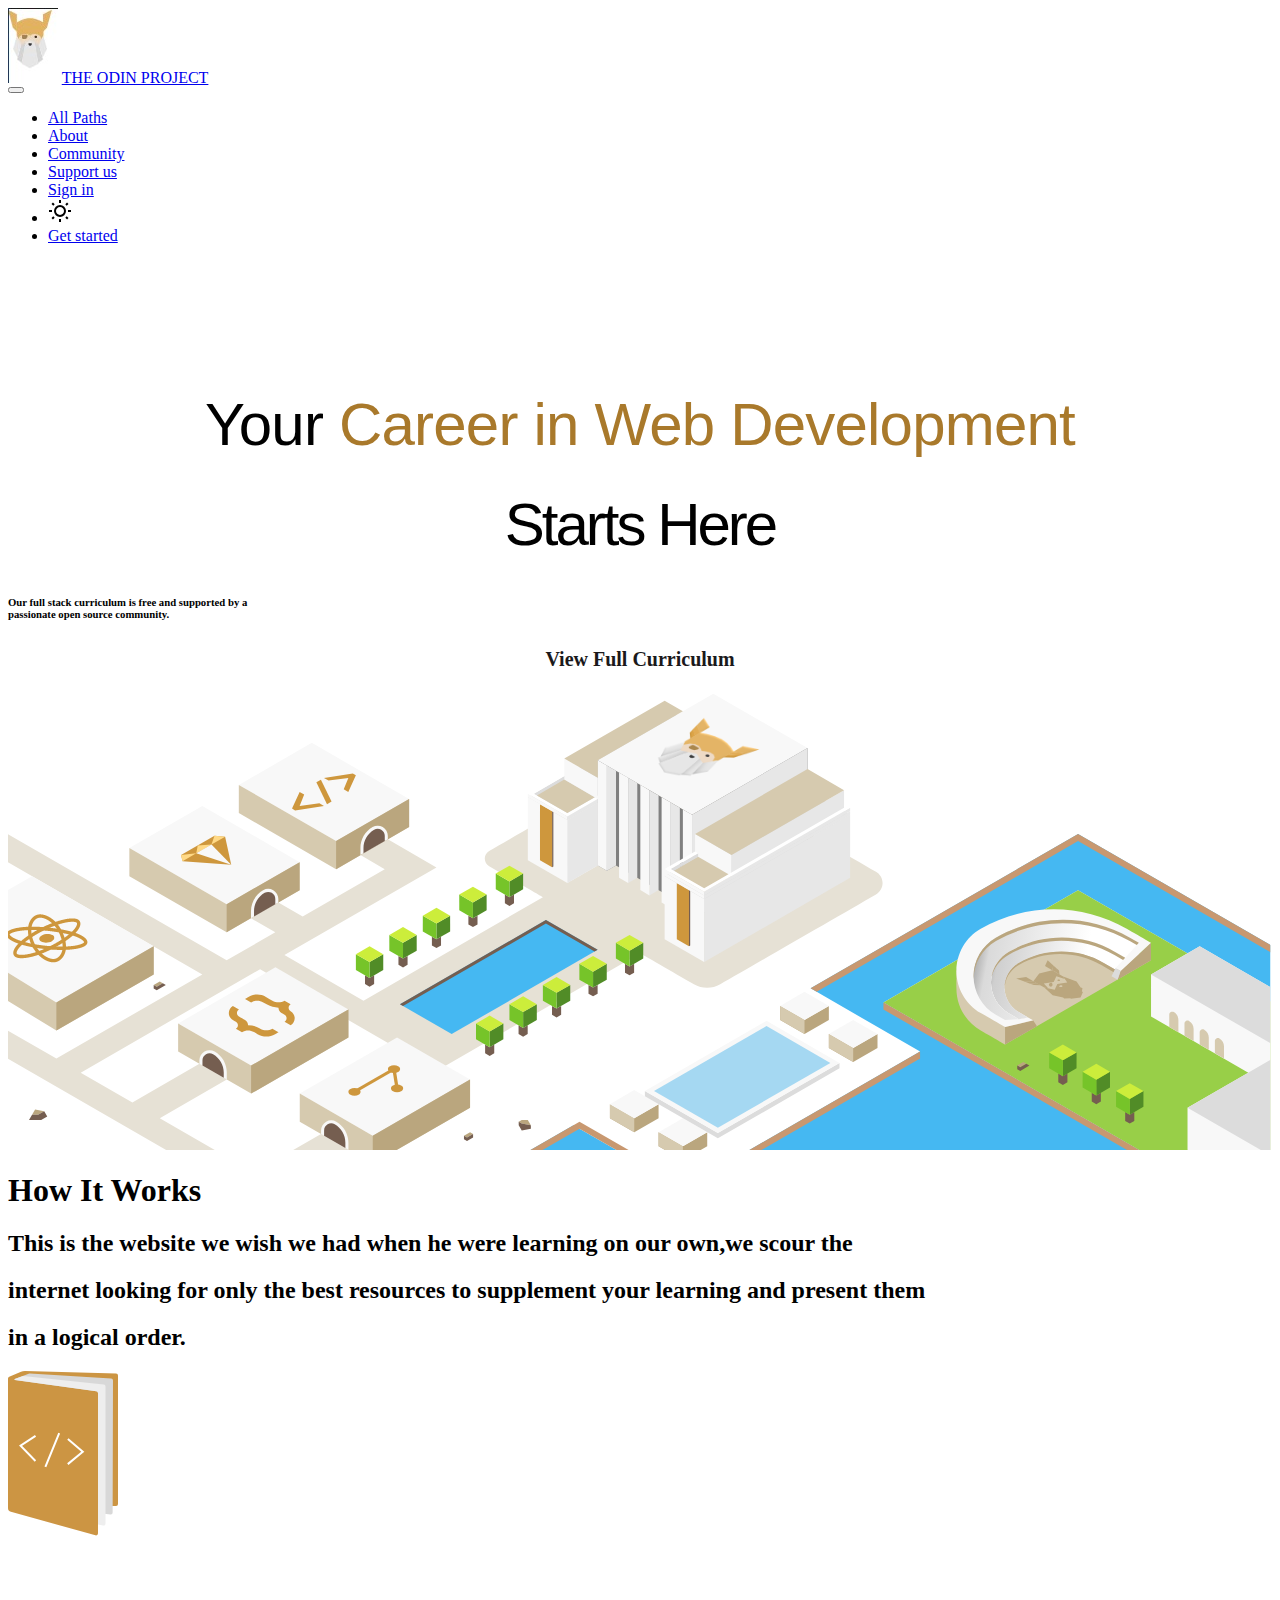
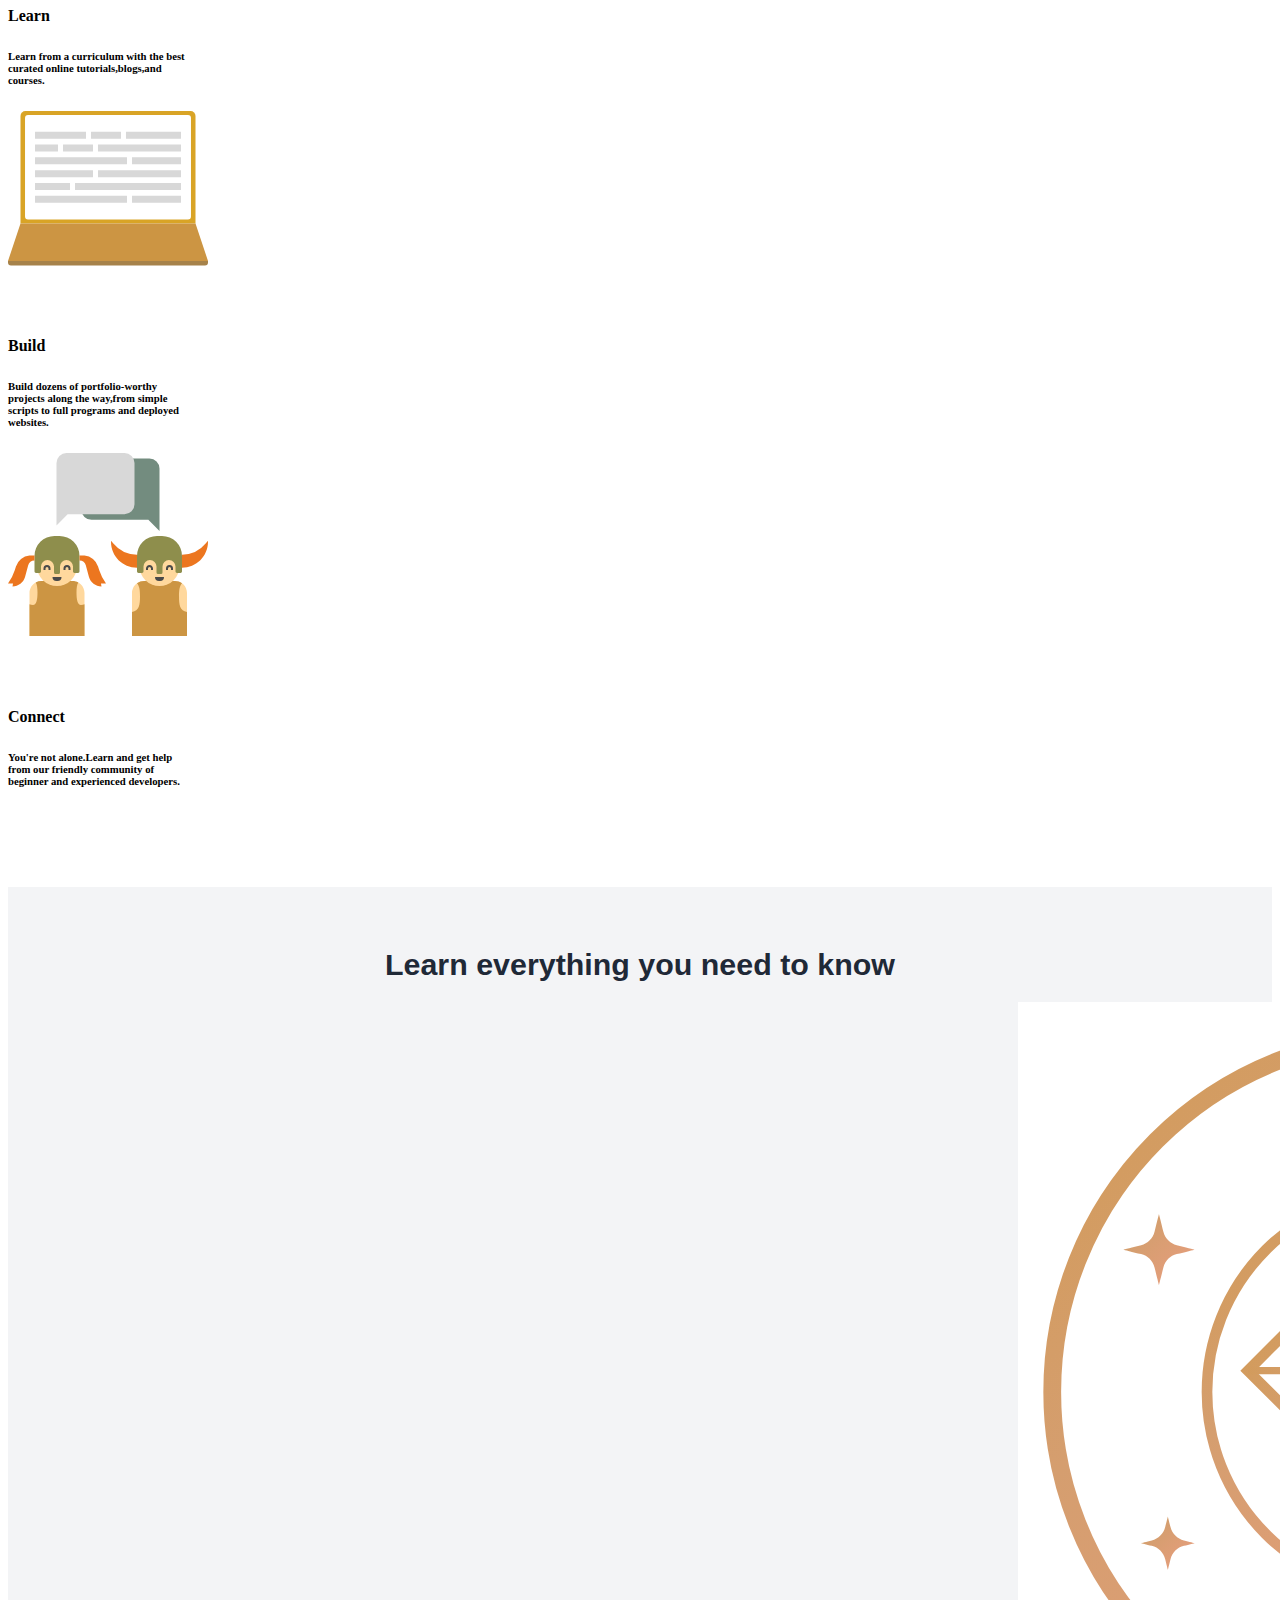
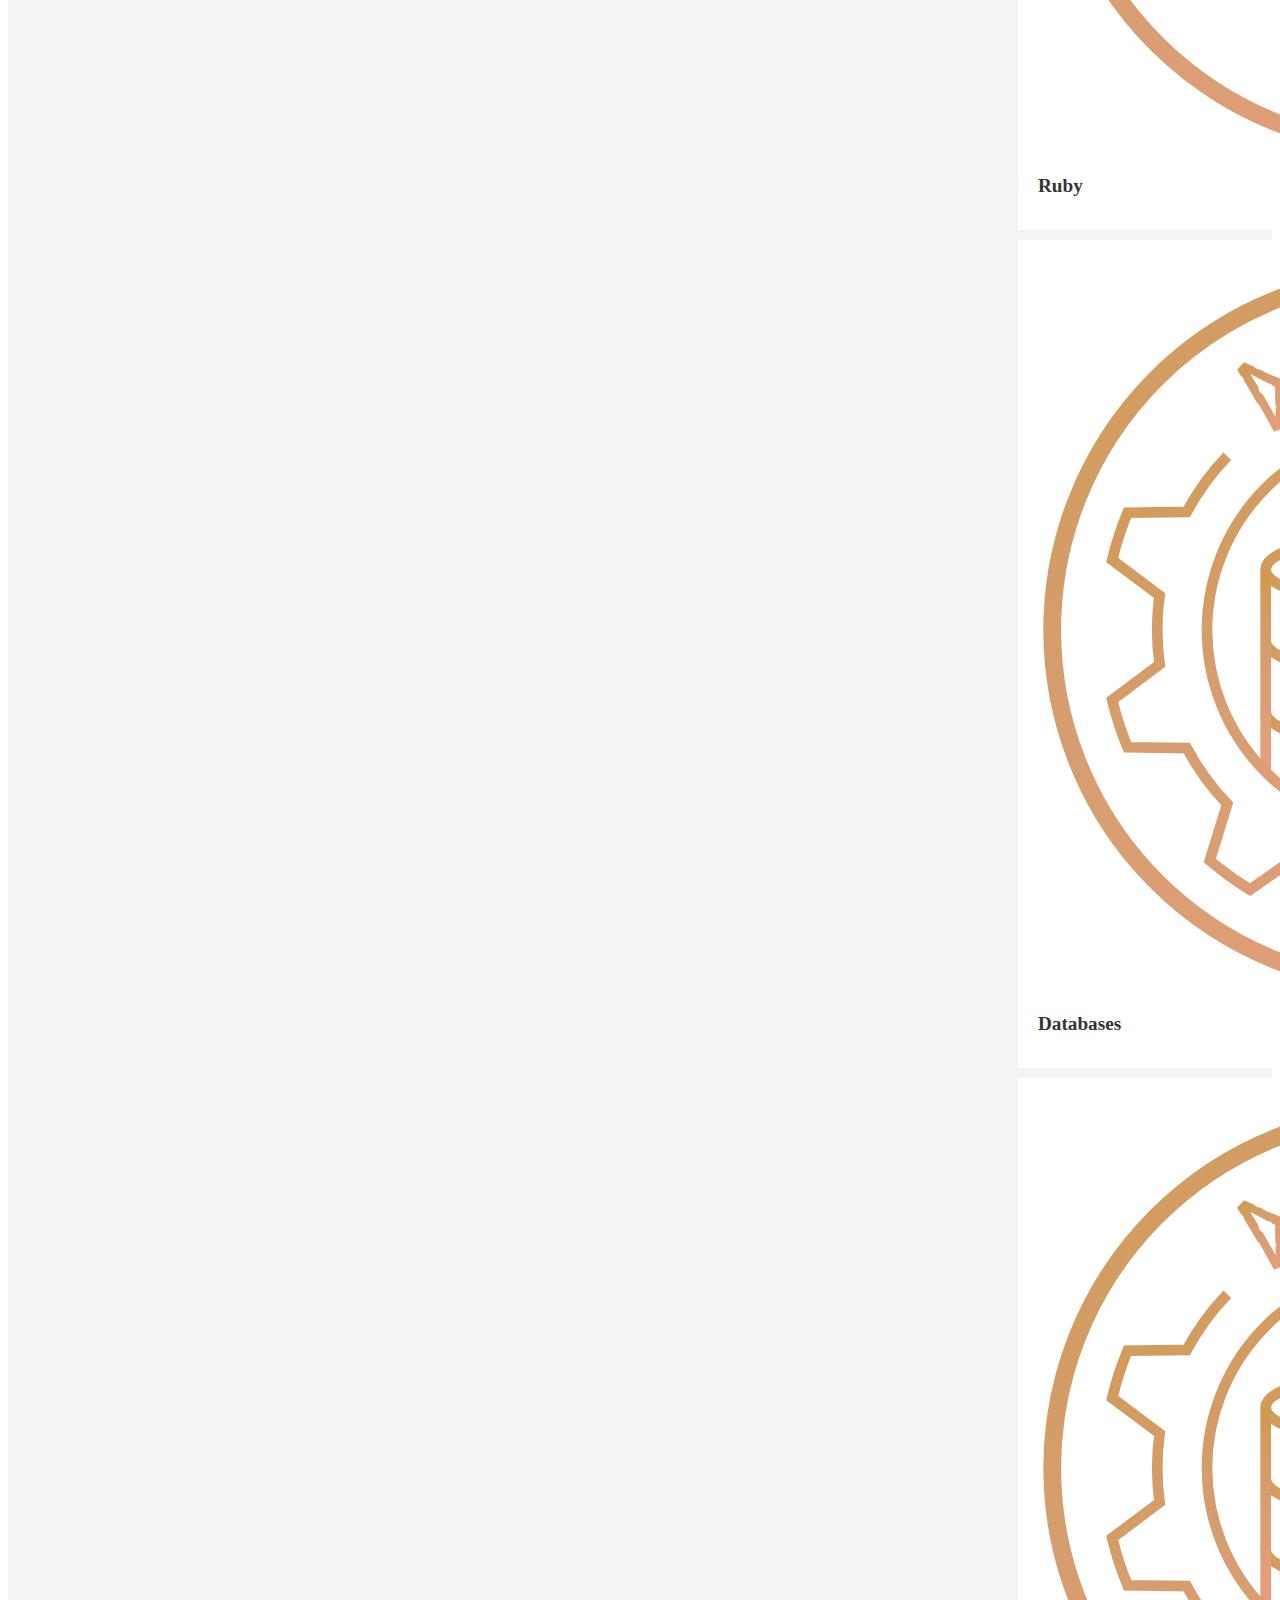
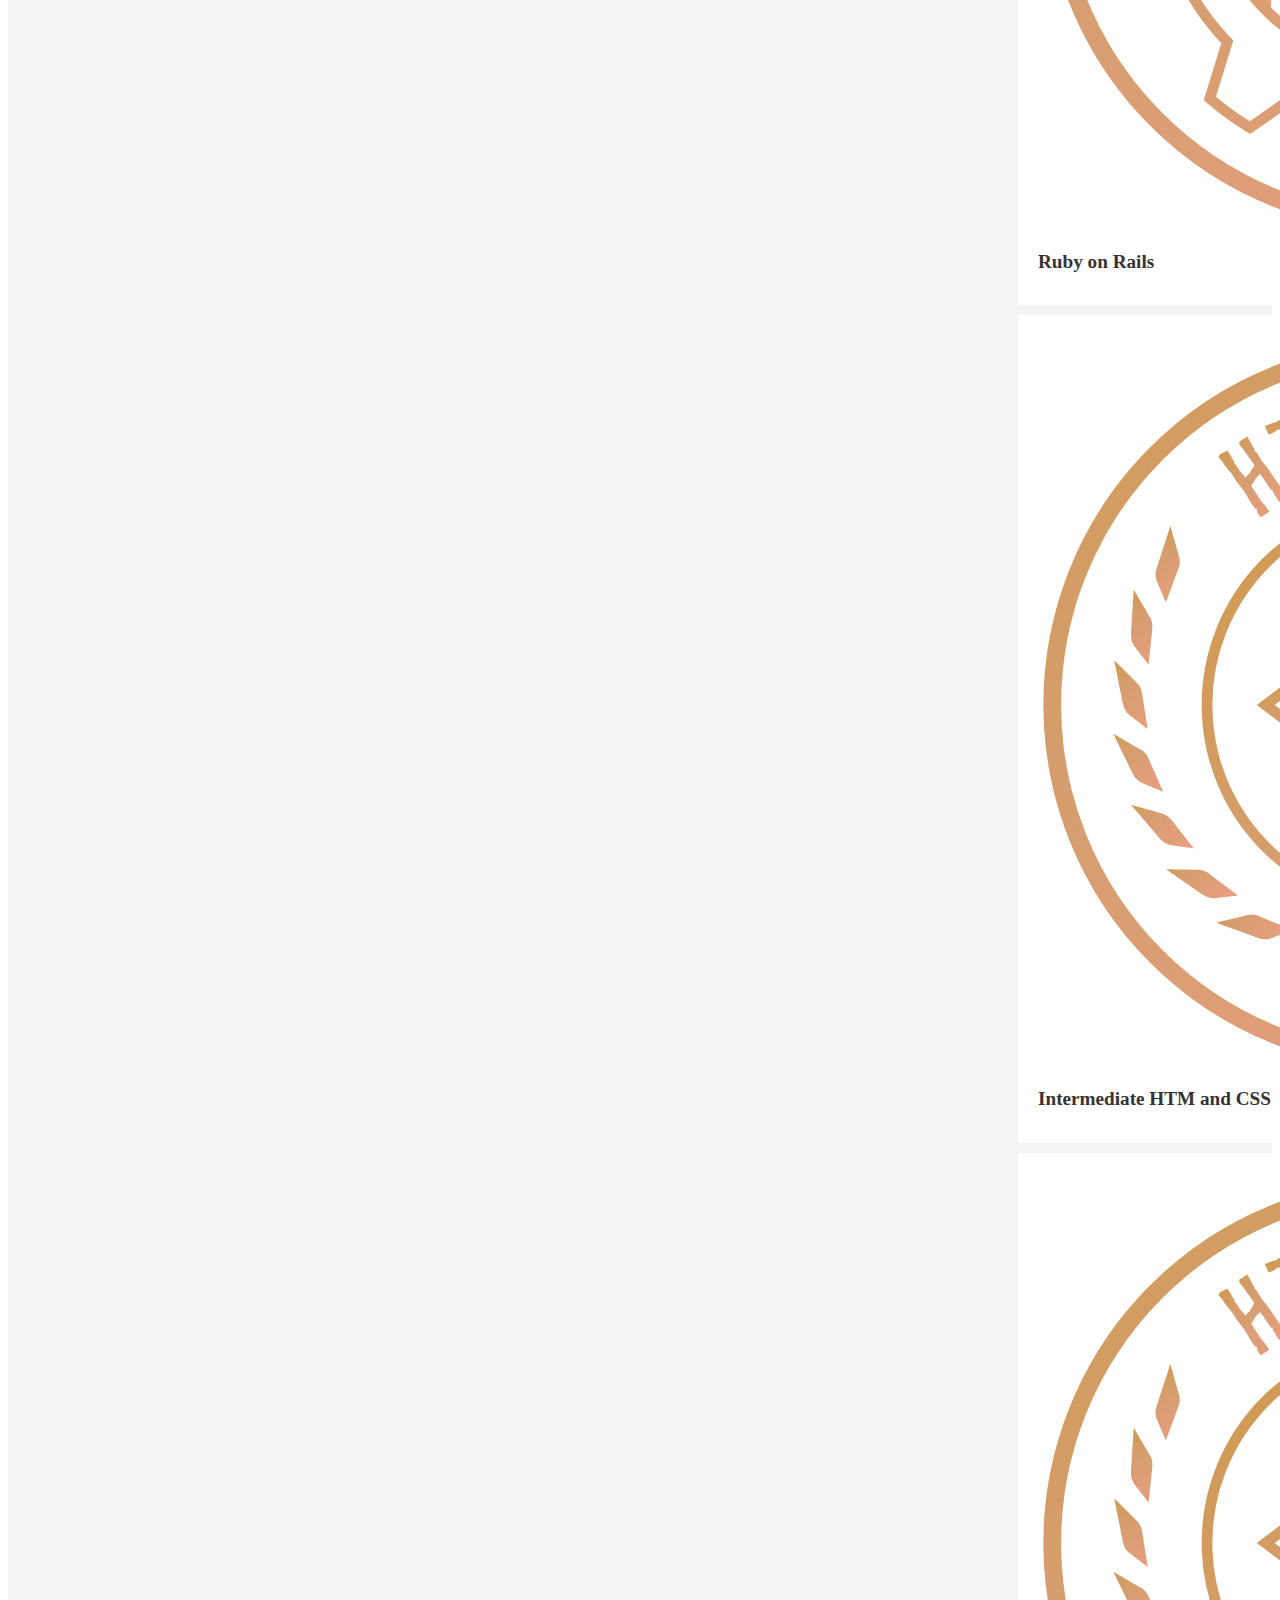
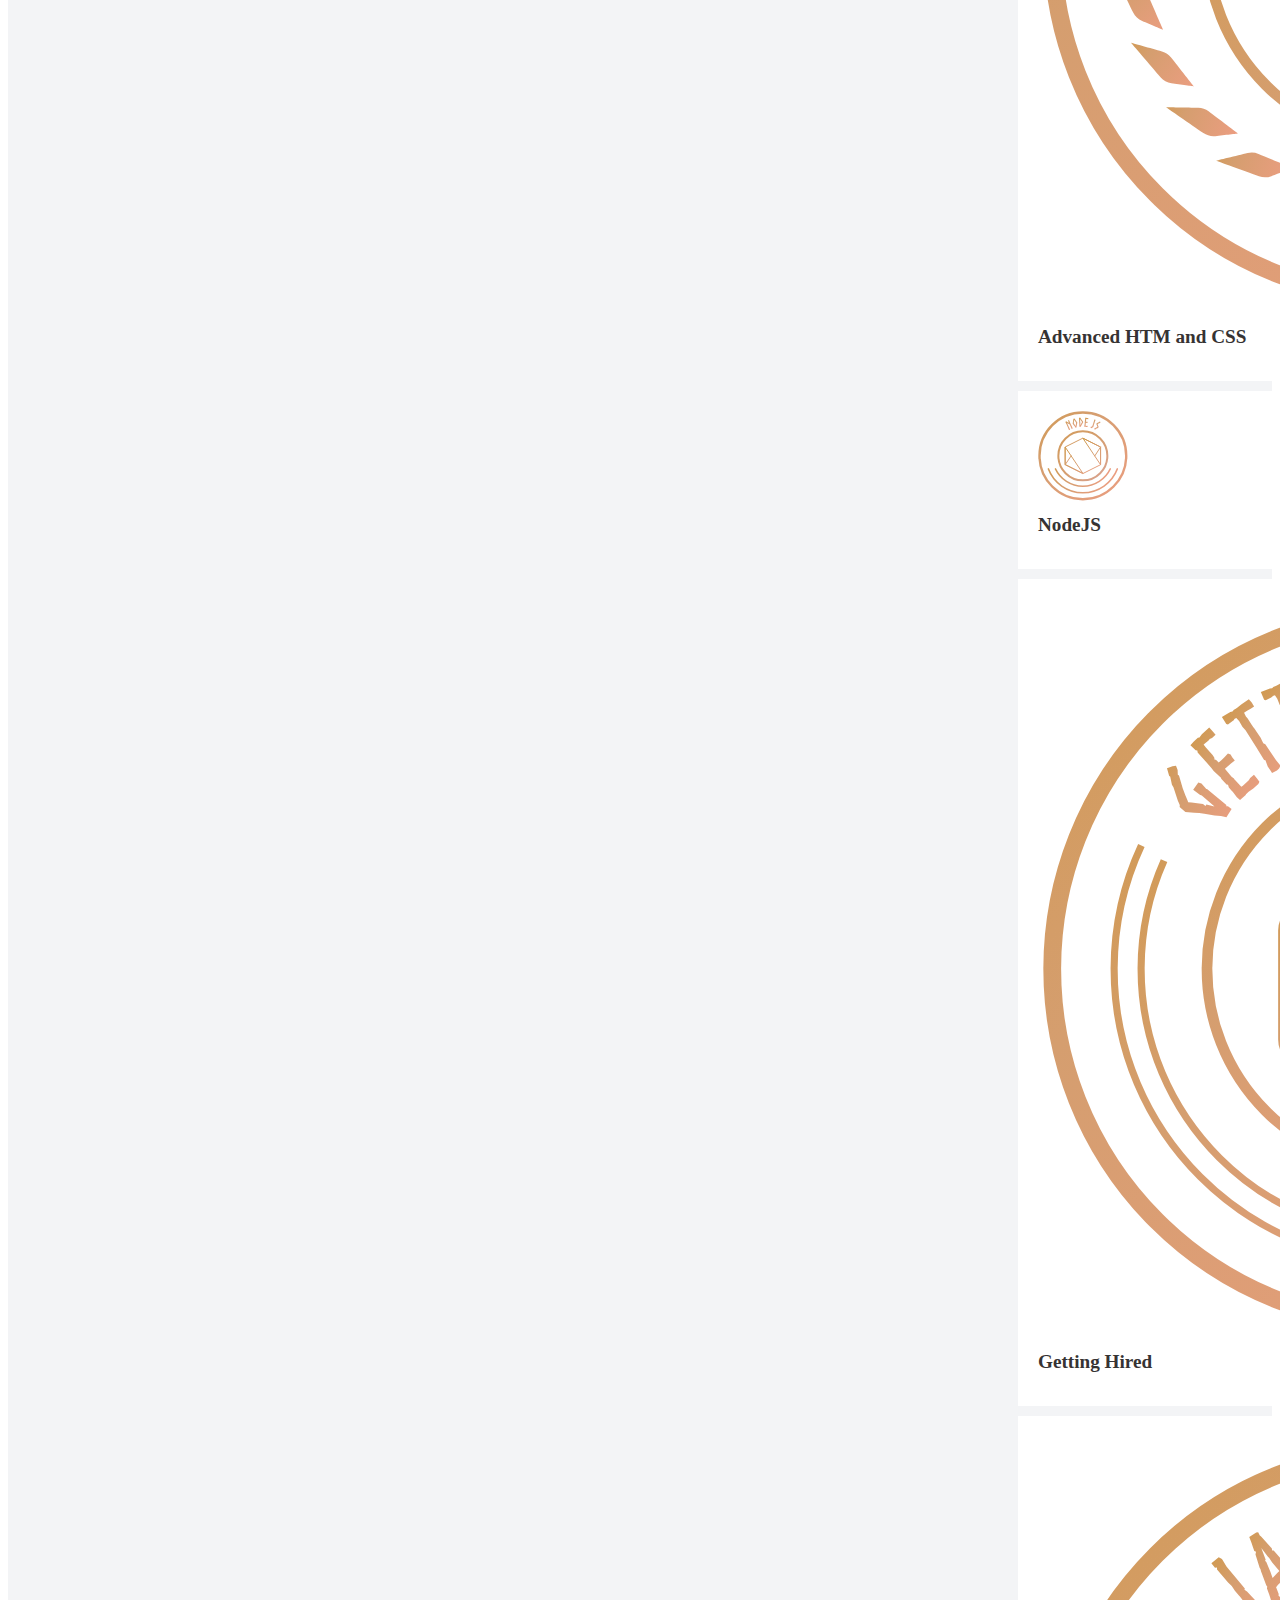
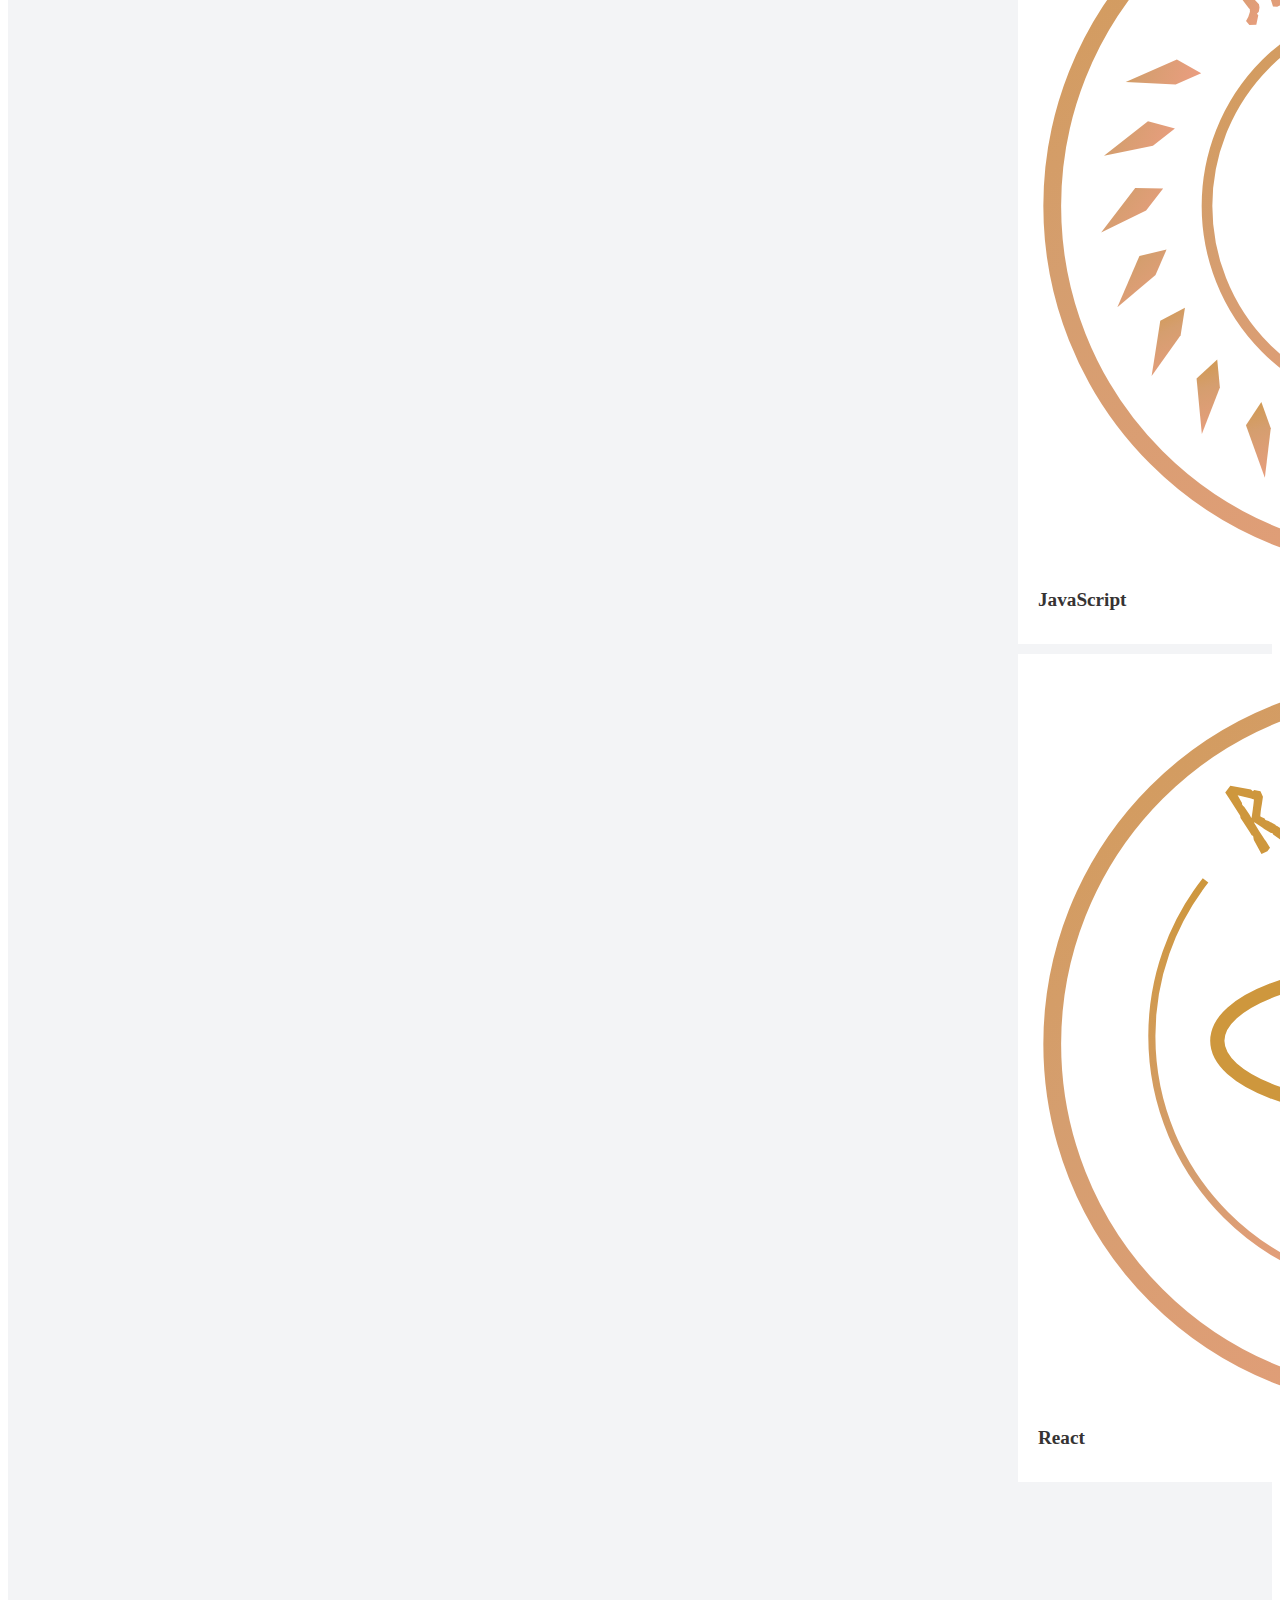
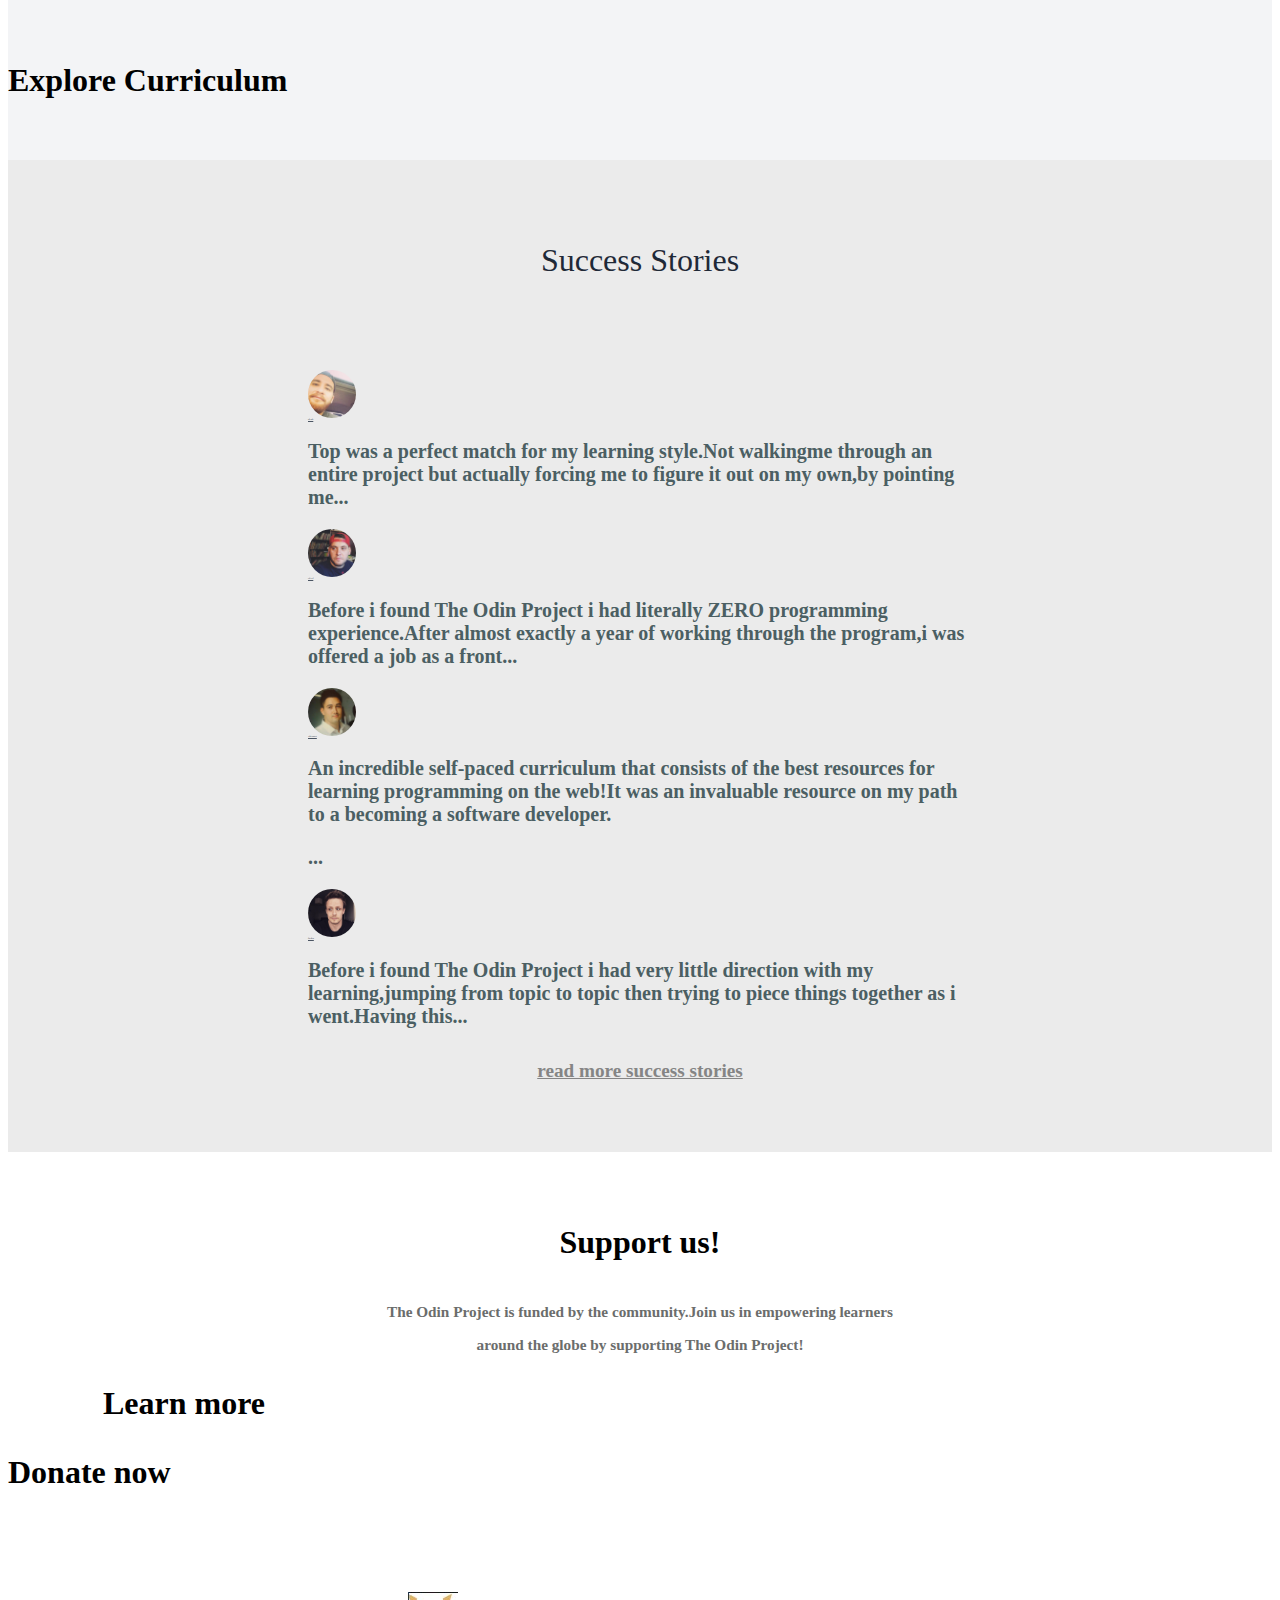
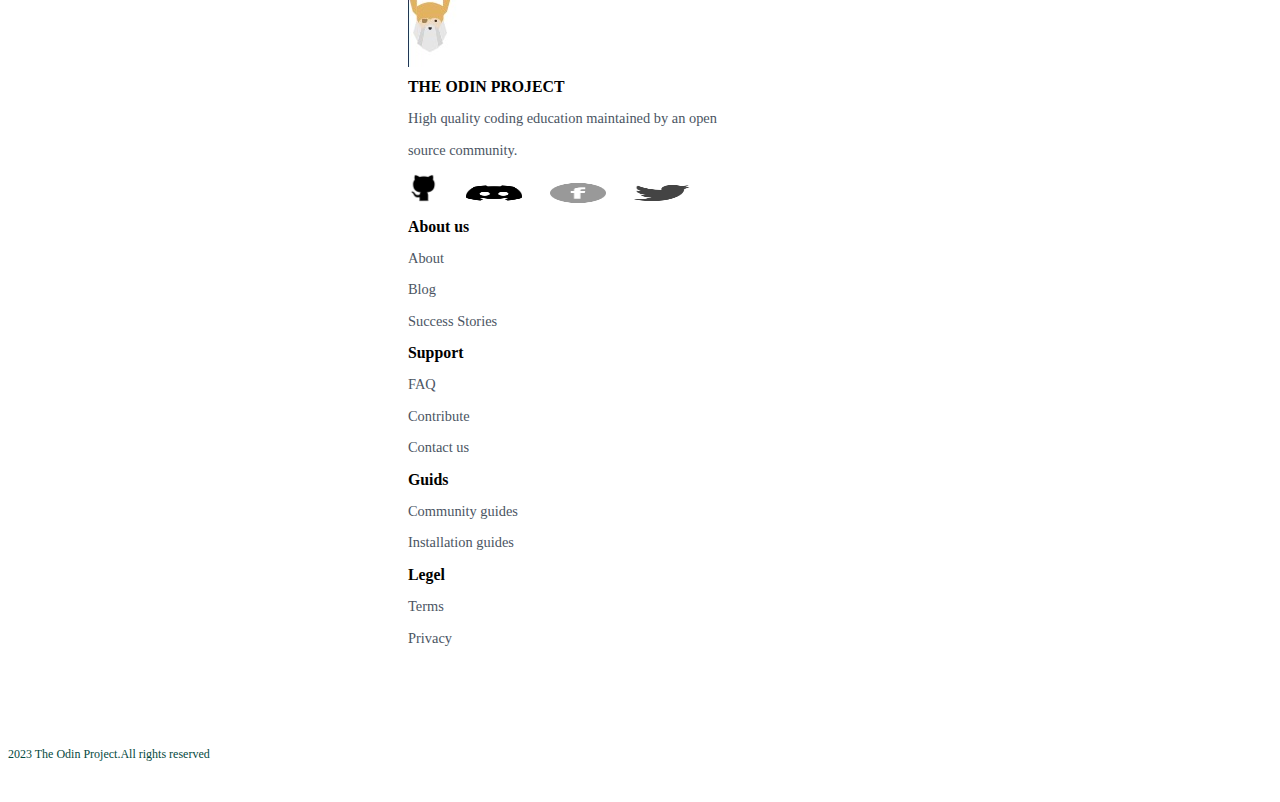
<file: index.html>
<html lang="en">
  <head>
    <meta charset="utf-8">
    <meta name="viewport" content="width=device-width, initial-scale=1">
    <title>Bootstrap demo</title>
    <!doctype html>
<link rel="stylesheet" href="style.css">
    <link href="https://cdn.jsdelivr.net/npm/bootstrap@5.2.3/dist/css/bootstrap.min.css" rel="stylesheet" integrity="sha384-rbsA2VBKQhggwzxH7pPCaAqO46MgnOM80zW1RWuH61DGLwZJEdK2Kadq2F9CUG65" crossorigin="anonymous">
  </head>
  <body>
   
     <nav class="navbar navbar-expand-lg bg-light">
      <div class="container-fluid">
        <div class="abcd">
        <img src="7cb00ede-e0c2-45e5-8d77-95d815a34350.jpeg">
        <a class="navbar-brand" href="index.html">THE ODIN PROJECT</a>
        </div>
        <button class="navbar-toggler" type="button" data-bs-toggle="collapse" data-bs-target="#navbarText" aria-controls="navbarText" aria-expanded="false" aria-label="Toggle navigation">
          <span class="navbar-toggler-icon"></span>
        </button>
        <div class="collapse navbar-collapse" id="navbarText">
          <ul class="navbar-nav ms-auto me-5 pe-5">
            <li class="nav-item">
              <a class="nav-link" href="allpath.html">All Paths</a>
            </li>
            <li class="nav-item">
              <a class="nav-link" href="about.html">About</a>
            </li>
            <li class="nav-item">
              <a class="nav-link" href="community.html">Community</a>
            </li>
            <li class="nav-item">
              <a class="nav-link" href="supportus.html">Support us</a>
            </li>
            <li class="nav-item">
              <a class="nav-link" href="signin.html">Sign in</a>
            </li>
            <li class="nav-item">
              <a class="nav-link" href="#"><svg xmlns="http://www.w3.org/2000/svg" height="24" viewBox="0 -960 960 960" width="24"><path d="M440-800v-120h80v120h-80Zm0 760v-120h80v120h-80Zm360-400v-80h120v80H800Zm-760 0v-80h120v80H40Zm708-252-56-56 70-72 58 58-72 70ZM198-140l-58-58 72-70 56 56-70 72Zm564 0-70-72 56-56 72 70-58 58ZM212-692l-72-70 58-58 70 72-56 56Zm268 452q-100 0-170-70t-70-170q0-100 70-170t170-70q100 0 170 70t70 170q0 100-70 170t-170 70Zm0-80q67 0 113.5-46.5T640-480q0-67-46.5-113.5T480-640q-67 0-113.5 46.5T320-480q0 67 46.5 113.5T480-320Zm0-160Z"/></svg></a>
            </li>
            <li class="nav-item">
              
              <a class="btn btn-success text-light m-auto" href="getstarted.html">Get started</a>
            </li>
          </ul>
          
      </div>
      </div>
    </nav>
    <div class="container one text-center mt-5 pt-5">
      <h1> Your <span> Career in Web Development <span></h1>
        </div>
        <div class="two">
       <h1> Starts Here</h1></div>
   <div class="container three text-center">
    <h6> Our full stack curriculum is free and supported by a <br>passionate open source community. 
    </h6>
    <h1 class="btn btn-outline-secondary mt-5 mb-2 pe-3 ps-3 pt-2 pb-2">View Full Curriculum</h1>
    </div>
    
    <div class="five container-fluid">
      <img src="image/Your Career in Web Development Starts Here _ The Odin Project_files/home-isometric-68a769acd8c1f2c43991e3d6b24c658bf5e78b59fbca20aba5c7a97850948269.svg">
    </div>
    <div class="container four mt-5 text-center">
      <h1>How It Works</h1>
      </div>
      <div class="container six mt-5 text-center">
        <h2>This is the website we wish we had when he were learning on our own,we scour the </h2>
        <h2>internet looking for only the best resources to supplement your learning and present them </h2>
        <h2>in a logical order.</h2>
      </div>
      <div class="container text-center mt-5">
        <div class="row you">
          <div class="col-lg-4 col-md-4 col-sm-12">
            <div>
            <img src="image/Your Career in Web Development Starts Here _ The Odin Project_files/img-learn-aded43a474618b12bf884b2577ef4548962b3d8e8ef5381de0bc6f4f86f8b2b3.svg">
           </div>
           <div class="ten">
            <h4>Learn</h4>
            <h6 class="mt-3">Learn from a curriculum with the best <br> curated online tutorials,blogs,and<br>courses.</h6>
            </div>
            </div>
            <div class="col-lg-4 col-md-4 col-sm-12">
              <div>
                <img src="image/Your Career in Web Development Starts Here _ The Odin Project_files/img-build-097e94bec94feb4b9152f9f95c197be4974f9921ce6fe8fc6ed86541933b3c14.svg">
                </div>
                <div class="ten">
                <h4>Build</h4>
                <h6 class="mt-3">Build dozens of portfolio-worthy<br> projects along the way,from simple <br>scripts to full programs and deployed<br>websites.</h6>
              </div>
              </div>
                <div class="col-lg-4 col-md-4 col-sm-12">
                  <div>
                 <img src="image/img-connect-fa7fdbed3b8a50275b5a79a293133b0a4b7b0c618230c6c7cad978c9e13122db.svg">
                </div>
                <div class="ten">
                <h4>Connect</h4>
                <h6 class="mt-3">You're not alone.Learn and get help<br> from our friendly community of<br> beginner and experienced developers.</h6>
                </div>
                </div>
                </div>
                </div>
                
<div class="ktm container-fluid ">
  <div class="eight my-5">
    <h1>Learn everything you need to know<h1>
    </div>
    <!--cards-->
    <div class="container">
      <div class="row m-auto therow text-end">
      <div class="imm text-center col-lg-3 col-md-4 col-sm-12 m-4 p-4">
    
    
      
      <img class="w-90" src="image/Your Career in Web Development Starts Here _ The Odin Project_files/badge-ruby-d91c1849066ed424531394e9d693dd99aaef49bcee15a96f462a1ae54c359af0.svg">
   

<div class="ruby"> <h1>Ruby</h1></div>

</div>
<div class="imm text-center col-lg-3 col-md-4 col-sm-12 m-4 p-4">
  <div>
    <img class="w-90" src="image/Your Career in Web Development Starts Here _ The Odin Project_files/badge-database-feffd1ceb24267152793e33ea95e98ffeb3d203fd62d77302ac165dcfc421349.svg">
    </div>
<div class="ruby"> <h1>Databases</h1></div>
  </div>
  <div class="imm text-center col-lg-3 col-md-4 col-sm-12 m-4 p-4">
    <div>
      <img src="image/Your Career in Web Development Starts Here _ The Odin Project_files/badge-database-feffd1ceb24267152793e33ea95e98ffeb3d203fd62d77302ac165dcfc421349.svg">
  </div>
  <div class="ruby"> <h1>Ruby on Rails</h1></div>
</div>
<div class="imm text-center col-lg-3 col-md-4 col-sm-12 m-4 p-4">
  <div>
    <img src="image/Your Career in Web Development Starts Here _ The Odin Project_files/badge-html-css-91bc8d9c7ebb2e2f73eeb302c38a92d9ba6f182301dbd1868d7198fcc8376aeb.svg">
  </div>
  <div class="ruby"> <h1>Intermediate HTM and CSS</h1></div>
</div>
<div class="imm text-center col-lg-3 col-md-4 col-sm-12 m-4 p-4">
  <div> 
    <img class="w-90" src="image/Your Career in Web Development Starts Here _ The Odin Project_files/badge-html-css-91bc8d9c7ebb2e2f73eeb302c38a92d9ba6f182301dbd1868d7198fcc8376aeb.svg">
  </div>
  <div class="ruby"> <h1>Advanced HTM and CSS</h1></div>
</div>
<div class="imm text-center col-lg-3 col-md-4 col-sm-12 m-4 p-4">
  <div> 
    <img class="w-100" src="image/Your Career in Web Development Starts Here _ The Odin Project_files/badge-nodejs-1432a58382afd13f5bf55d4e5eda07244a3aa5fae9cee98ea034f17d6a09d503.svg">
  </div>
  <div class="ruby"> <h1>NodeJS</h1></div>
</div>
<div class="imm text-center col-lg-3 col-md-4 col-sm-12 m-4 p-4">
  <div> 
    <img src="image/Your Career in Web Development Starts Here _ The Odin Project_files/badge-getting-hired-03b3463749a1cd7dd5358c585b0c35c2878bbde91aa0800f641992eeb69f7c66.svg">
  </div>
  <div class="ruby"> <h1>Getting Hired</h1></div>
</div>
<div class="imm text-center col-lg-3 col-md-4 col-sm-12 m-4 p-4">
  <div> 
    <img src="image/Your Career in Web Development Starts Here _ The Odin Project_files/badge-javascript-626af7075a7914bc4f30bd941268ed883785c3fb29b3e9d023eb5ab6450353bb.svg">
  </div>
  <div class="ruby"> <h1>JavaScript</h1></div>
</div>
<div class="imm text-center col-lg-3 col-md-4 col-sm-12 m-4 p-4">
  <div> 
    <img src="image/Your Career in Web Development Starts Here _ The Odin Project_files/badge-react-4cd6defd0e1da28f1472b5f7352442f559ea52d66a5eee77c7773f05d5da6e2c.svg">
  </div>
  <div class="ruby"> <h1>React</h1></div>
</div>
</div>
</div>
<div class="ank text-center pb-4">
  <h1 class="btn btn-outline-secondary">Explore Curriculum</h1>
  </div>
  </div>
  <div class="rc container-fluid">
    
    <h1 class="rcb pt-5">Success Stories<h1>
      
      <div class="row ms-5 therew">
      <div class="imn col-lg-6 col-md-6 col-sm-12">
      <div class="row therob">
      <div class="col-lg-2  col-md-2 col-sm-2 text-end">
  
      <img src="image/Your Career in Web Development Starts Here _ The Odin Project_files/rob_pando-6f356379c151a50217e4e81a67f3c22bfba6a759264669aeabfd239701568f63.jpg">
      
      </div>
        <div class="col-lg-10  col-md-10 col-sm-10 pb-5 ">
         <div class="rob">
         <h1><u>Rob Pando</u></h1>
        <h3>Top was a perfect match for my learning style.Not walkingme through an entire project but actually forcing me to figure it out on my own,by pointing me...</h3>
         </div>
         </div>
          </div>
        </div>
        <div class="imn col-lg-6 col-md-6 col-sm-12">
         <div class="row therob">
         <div class="col-lg-2  col-md-2 col-sm-2 text-end">
         <div>
         <img src="image/Your Career in Web Development Starts Here _ The Odin Project_files/cody_loyd-c885053caab6e551611a18df724fb6b9c8f3a4548668048be0759a8b6d7e74bb.jpg">
        </div>
         </div>
    <div class="col-lg-10  col-md-10 col-sm-10 pb-5">
          <div class="rob">
          <h1><u>Cody Loyd</u></h1>
             <h3>Before i found The Odin Project i had literally ZERO programming experience.After almost exactly a year of working through the program,i was offered a job as a front...</h3> 
           </div>
      </div>
           </div>
         </div>
       <div class="imn col-lg-6 col-md-6 col-sm-12 ">
     <div class="row therob">
         <div class="col-lg-2  col-md-2 col-sm-2 text-end">
   <div>
    <img src="image/Your Career in Web Development Starts Here _ The Odin Project_files/andrej_dragojevic-bcd48746a443efaac8fbebccac7ed0d1d946b331bbd01855cab5772d6ada86f5.jpg">
       </div>
  </div>
  <div class="col-lg-10  col-md-10 col-sm-10 pb-5">
 <div class="rob">
   <h1><u>Andrej Dragojevic</u></h1>
 <h3>An incredible self-paced curriculum that consists of the best resources for learning programming on the web!It was an invaluable resource on my path to a becoming a software developer.</h3> 

      <h3>...</h3> </div>
    </div>
    </div>
    </div>
    <div class="imn col-lg-6 col-md-6 col-sm-12 ">
      <div class="row therob">
    <div class="col-lg-2  col-md-2 col-sm-2 text-end">
     
    <img src="image/Your Career in Web Development Starts Here _ The Odin Project_files/skip-ee50be4677383781878c07fa0c6cf523e6151f4988b67b9e8e6666fa12381a0a.jpg">
    
     </div>
           <div class="col-lg-10  col-md-10 col-sm-10 pb-5">
                                                  
       <div class="rob">
        <h1><u>Skip Gibson</u></h1>
          <h3>Before i found The Odin Project i had very little direction with my learning,jumping from topic to topic then trying to piece things together as i went.Having this...</h3>
             </div>
               </div>
           </div>  
            </div>
    </div>
    
    
          <h5 class="read"><u>read more success stories</u></h5>
          </div>
          <div class="last">
            <div class="pb-4">
              <h1 class="sprt">Support us!</h1><div class="last">
                <div class="pb-4">
                  
              <h3 class="hhh">The Odin Project is funded by the community.Join us in empowering learners
              <h3 class="hhh">around the globe by supporting The Odin Project!</h3>
              </div>
              <div class="row thelast">
                <div class="col-lg-6  col-md-6 col-sm-6 lmo text-end">
                  <h1 class="btn btn-outline-secondary">Learn more</h1>
                  </div>
                <div class="col-lg-6  col-md-6 col-sm-6 lmi">
                 <h1 class="btn btn-outline-secondary btn-success text-light">Donate now</h1>

                </div>
                </div>
               <div class="container">
                <div class="row final">
                  <div class="col-lg-4 col-md-4 col-sm-12">
                    
                    <img src="7cb00ede-e0c2-45e5-8d77-95d815a34350.jpeg">
                    
                      <h1 class="d-inline">THE ODIN PROJECT</h1>
                    
                       <p>High quality coding education maintained by an open
                        <p> source community.</p>
                       
                       <img src="image/4926624.png" width="30px" class="gith">
                       <img src="image/5968898.png"  height=20vw   class="disc">
                       <img src="image/10092202.png" height=20vw class="fb">
                       <img src="image/107195.png" height="20vw" class="twit">
                       </div>
                       <div class="col-lg-2 col-md-2 col-sm-12">
                          <h1>About us</h1>
                        
                          <p>About</p>
                          <p>Blog</p>
                          <p>Success Stories</p>
                          </div>
                          
                        

                        <div class="col-lg-2 col-md-2 col-sm-12">
                          <h1>Support</h1>
                          <p>FAQ<p>
                          <p>Contribute</p>
                          <p>Contact us</p>
                          </div>

                          <div class="col-lg-2 col-md-2 col-sm-12">
                            <h1>Guids</h1>
                            <p>Community guides<p>
                            
                            <p>Installation guides</p>
                            </div>

                            <div class="col-lg-2 col-md-2 col-sm-12">
                              <h1>Legel</h1>
                              <p>Terms<p>
                              
                              <p>Privacy</p>
                              </div>
                              </div>
               </div>
               <div class="wm container">
                <p> 2023 The Odin Project.All rights reserved</p>
                </div>
              </div>



    <script src="https://cdn.jsdelivr.net/npm/bootstrap@5.2.3/dist/js/bootstrap.bundle.min.js" integrity="sha384-kenU1KFdBIe4zVF0s0G1M5b4hcpxyD9F7jL+jjXkk+Q2h455rYXK/7HAuoJl+0I4" crossorigin="anonymous"></script>
  </body>
</html>
</file>
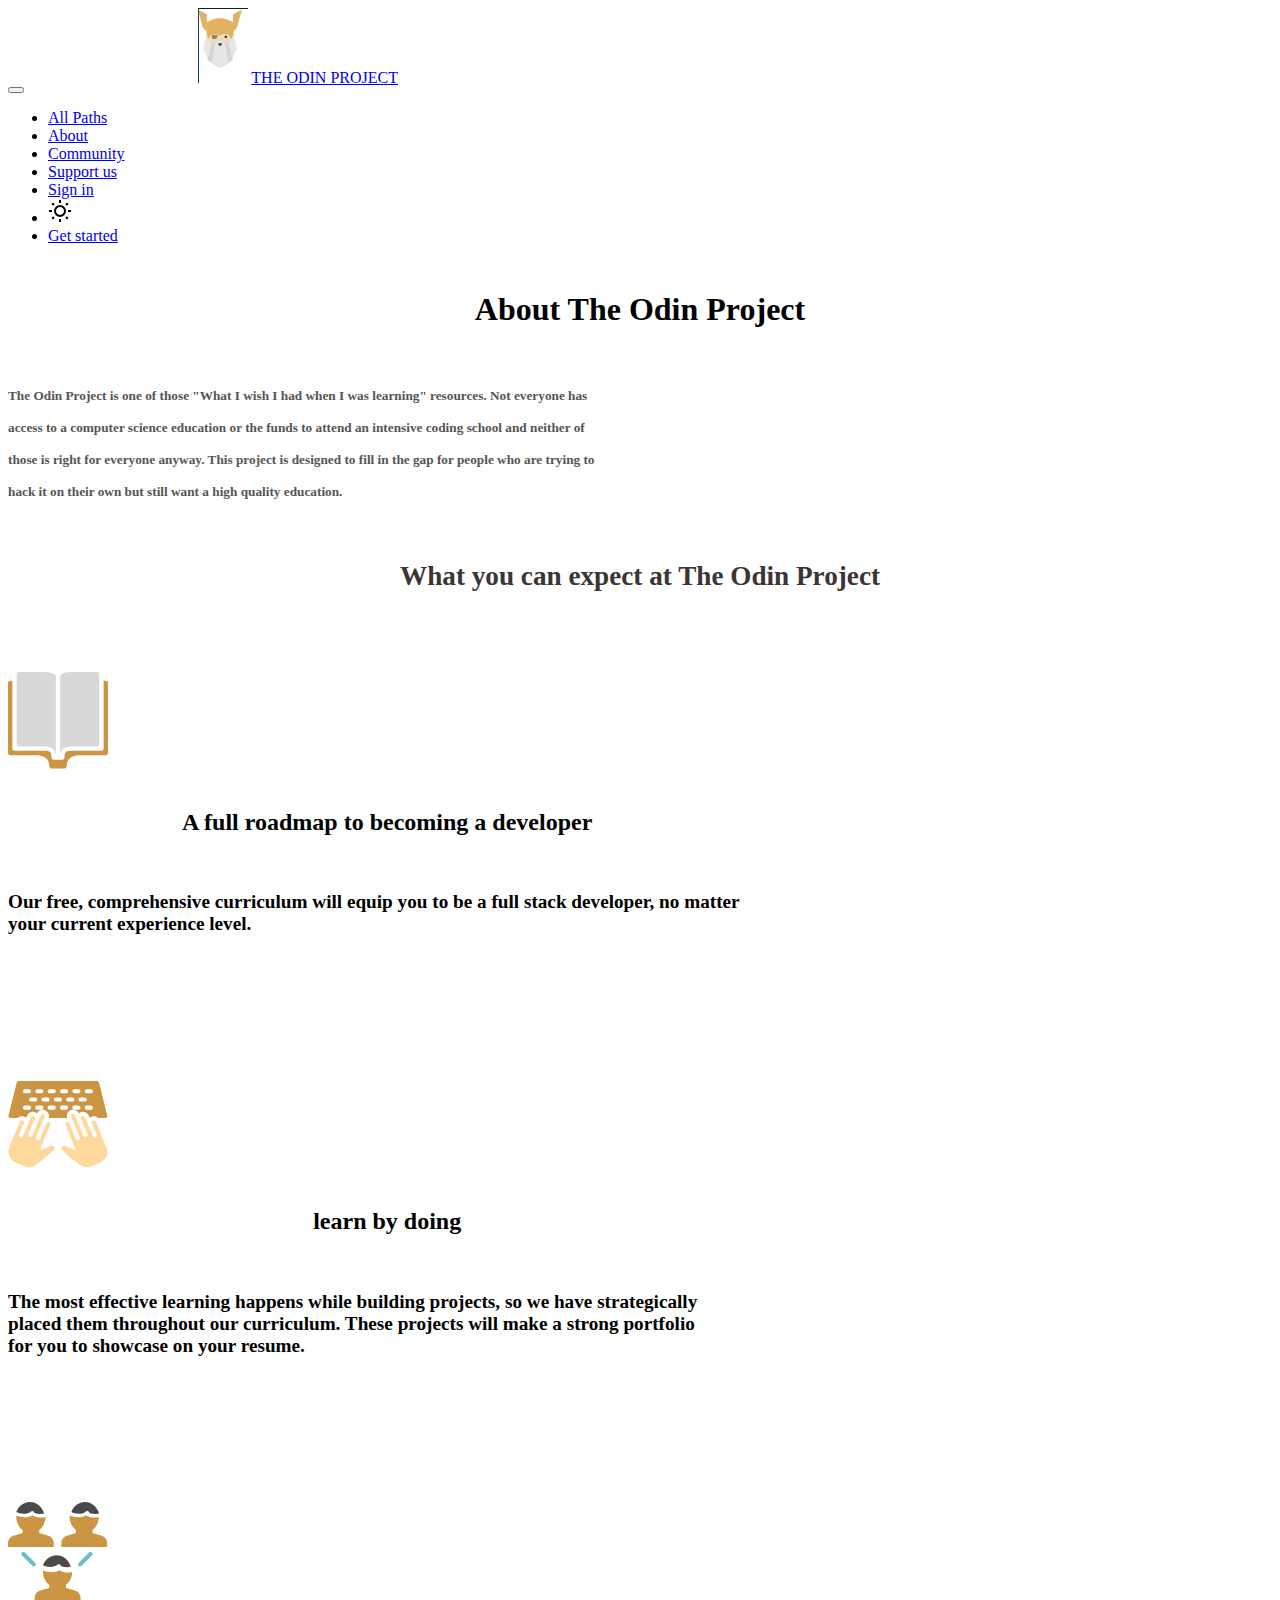
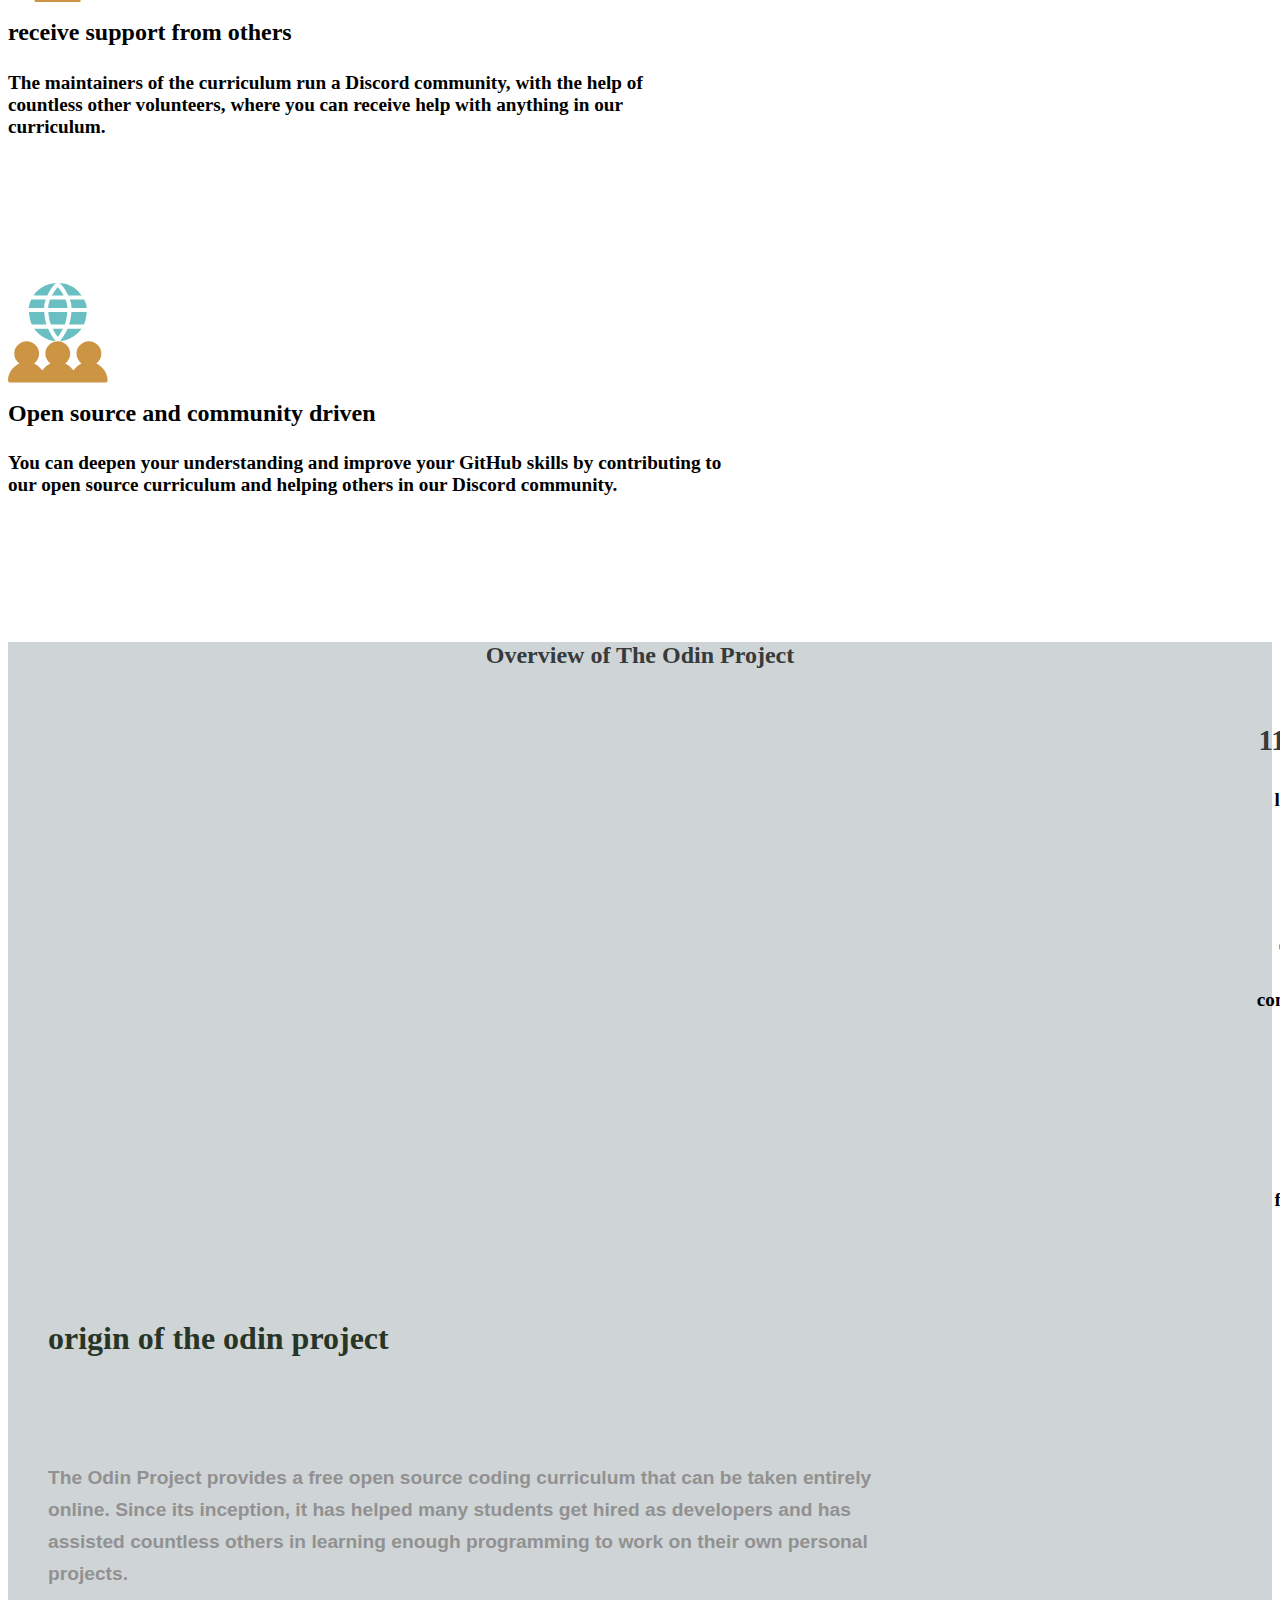
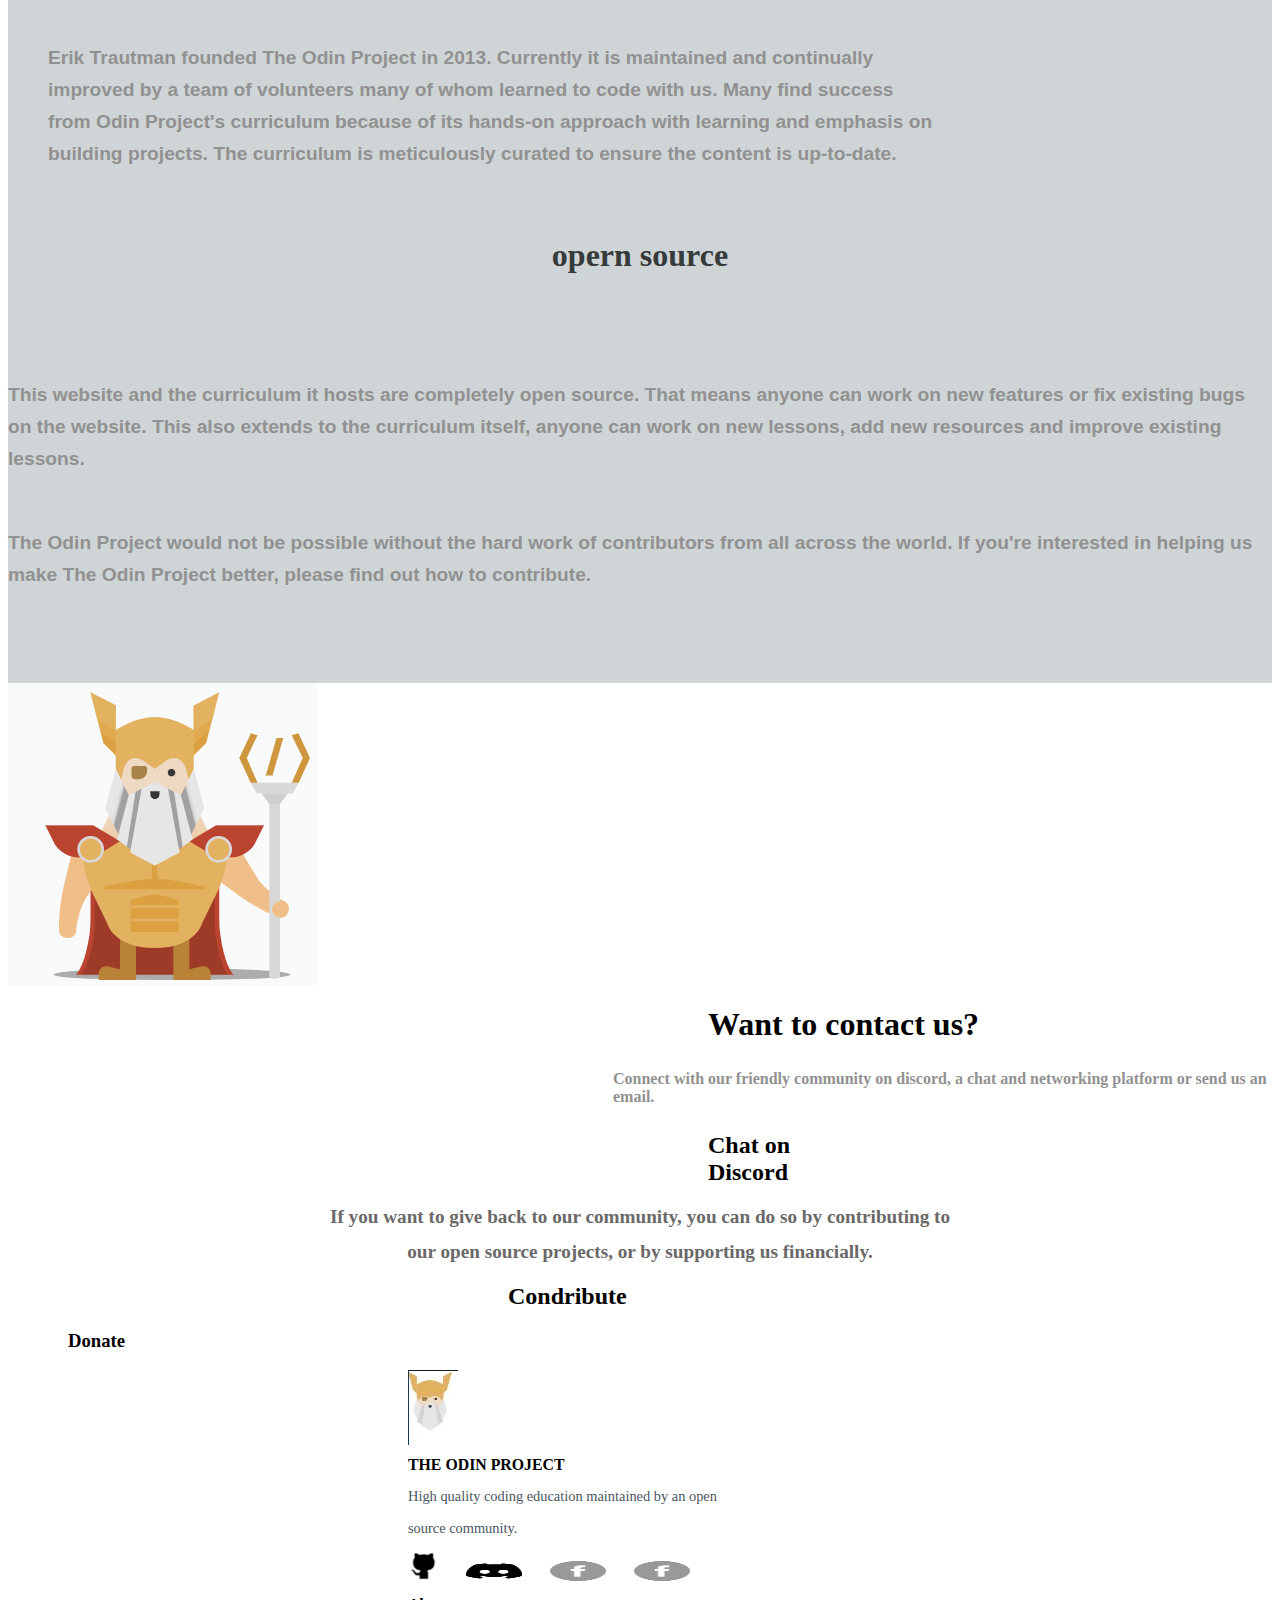
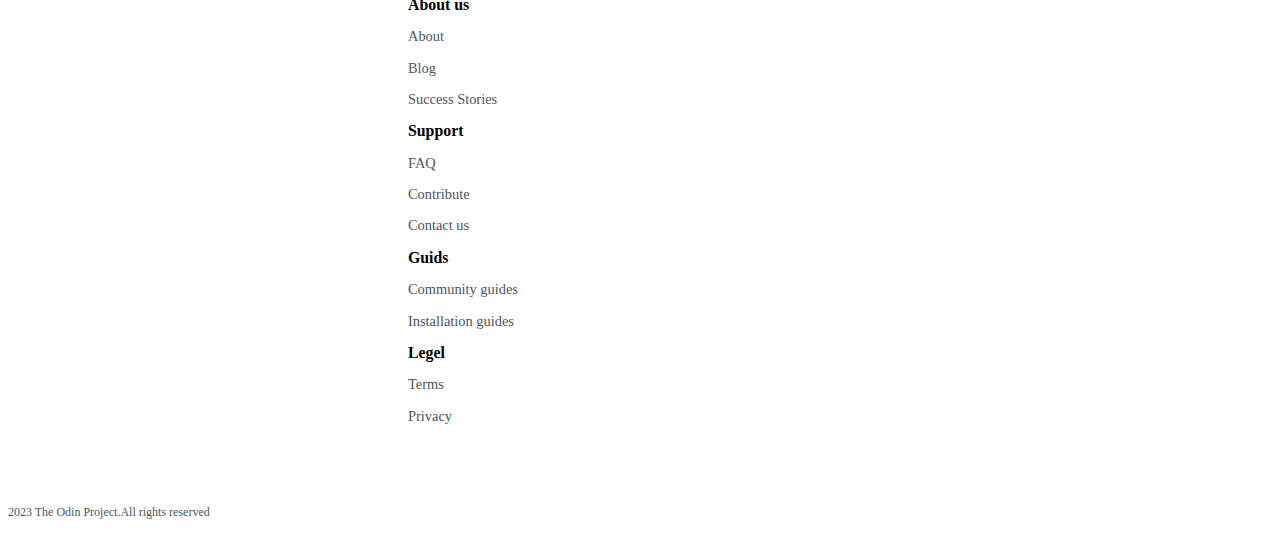
<file: about.html>
<html lang="en">
  <head>
    <meta charset="utf-8">
    <meta name="viewport" content="width=device-width, initial-scale=1">
    <title>Bootstrap demo</title>
    <!doctype html>
<link rel="stylesheet" href="about.css">
    <link href="https://cdn.jsdelivr.net/npm/bootstrap@5.2.3/dist/css/bootstrap.min.css" rel="stylesheet" integrity="sha384-rbsA2VBKQhggwzxH7pPCaAqO46MgnOM80zW1RWuH61DGLwZJEdK2Kadq2F9CUG65" crossorigin="anonymous">
  </head>
  <body>
   
     <nav class="navbar navbar-expand-lg bg-light">
      <div class="container-fluid">
        <div class="abcd">
        <img src="7cb00ede-e0c2-45e5-8d77-95d815a34350.jpeg">
        <a class="navbar-brand" href="#">THE ODIN PROJECT</a>
        </div>
        <button class="navbar-toggler" type="button" data-bs-toggle="collapse" data-bs-target="#navbarText" aria-controls="navbarText" aria-expanded="false" aria-label="Toggle navigation">
          <span class="navbar-toggler-icon"></span>
        </button>
        <div class="collapse navbar-collapse" id="navbarText">
          <ul class="navbar-nav ms-auto me-5 pe-5">
            <li class="nav-item">
              <a class="nav-link" href="#">All Paths</a>
            </li>
            <li class="nav-item">
              <a class="nav-link" href="#">About</a>
            </li>
            <li class="nav-item">
              <a class="nav-link" href="#">Community</a>
            </li>
            <li class="nav-item">
              <a class="nav-link" href="#">Support us</a>
            </li>
            <li class="nav-item">
              <a class="nav-link" href="#">Sign in</a>
            </li>
            <li class="nav-item">
              <a class="nav-link" href="#"><svg xmlns="http://www.w3.org/2000/svg" height="24" viewBox="0 -960 960 960" width="24"><path d="M440-800v-120h80v120h-80Zm0 760v-120h80v120h-80Zm360-400v-80h120v80H800Zm-760 0v-80h120v80H40Zm708-252-56-56 70-72 58 58-72 70ZM198-140l-58-58 72-70 56 56-70 72Zm564 0-70-72 56-56 72 70-58 58ZM212-692l-72-70 58-58 70 72-56 56Zm268 452q-100 0-170-70t-70-170q0-100 70-170t170-70q100 0 170 70t70 170q0 100-70 170t-170 70Zm0-80q67 0 113.5-46.5T640-480q0-67-46.5-113.5T480-640q-67 0-113.5 46.5T320-480q0 67 46.5 113.5T480-320Zm0-160Z"/></svg></a>
            </li>
            <li class="nav-item">
              
              <a class="btn btn-success text-light m-auto" href="#">Get started</a>
            </li>
          </ul>
          
      </div>
      </div>
    </nav>
    <div class="container-fluid one text-center">
        <div><h1>About The Odin Project</h1></div>
        <div class="container two"><h5>The Odin Project is one of those "What I wish I had when I was learning" resources. Not everyone has<br> access to a computer science education or the funds to attend an intensive coding school and neither of<br> those is right for everyone anyway. This project is designed to fill in the gap for people who are trying to<br> hack it on their own but still want a high quality education.</h5></div>
        <div class="container three"><h1>What you can expect at The Odin Project</h1></div>
        <div class="container">
            <div class="row four m-auto">
                <div class="col-lg-2 col-md-2 col-sm-12">
                    <img src="image/img-education-e3565a58586975c5666f72075d0b3595ed3970a39837b20e2929a207ac6f3dcc (1).svg">
                </div>
                <div class="col-lg-10 col-md-10 col-sm-12">
                    <div>
                        <h1>A full roadmap to becoming a developer</h1>
                        <h4>Our free, comprehensive curriculum will equip you to be a full stack developer, no matter your current experience level.</h4>
                    </div>
                </div>
            </div>
            
        </div>
         <div class="row four m-auto">
            <div class="col-lg-10 col-md-10 col-sm-12">
                <img src="image/img-build-ff744742c689a4c6e5288a2b1254dd5f48b67612f077c6502d0d47da2f04c872.svg">
            </div>
            <div class="col-lg-10 col-md-10 col-sm-12">
                <div>
                    <h1>learn by doing</h1>
                    <h4>The most effective learning happens while building projects, so we have strategically<br> placed them throughout our curriculum. These projects will make a strong portfolio<br> for you to showcase on your resume.</h4>
                </div>
            </div>
        </div>
        
    </div>
    <div class="row four m-auto">
        <div class="col-lg-2 col-md-2 col-sm-12">
            <img src="image/img-people-38cb10d85ee4919c50abb7546115ed4f4bdf45494b5bee61f62f5a007d0f1752.svg">
        </div>
        <div class="col-lg-10 col-md-10 col-sm-12">
            <div>
                <h1>receive support from others</h1>
                <h4>The maintainers of the curriculum run a Discord community, with the help of<br> countless other volunteers, where you can receive help with anything in our<br> curriculum.</h4>
            </div>
        </div>
    </div>
    
</div>
<div class="row four m-auto">
    <div class="col-lg-2 col-md-2 col-sm-12">
        <img src="image/img-opensource-c137c8616631027d6a10b1fe5aa932c5e594fc80caecd00d8b190a197f10f8f9.svg">
    </div>
    <div class="col-lg-10 col-md-10 col-sm-12">
        <div>
            <h1>Open source and community driven</h1>
            <h4>You can deepen your understanding and improve your GitHub skills by contributing to<br> our open source curriculum and helping others in our Discord community.</h4>
        </div>
    </div>
</div>

</div>
    
        
        
       
<div class="container-fluid five">
    <h1>Overview of The Odin Project</h1>
    <div class="container row six">
        <div class=" col-lg-3 col-md-3 col-sm-12 bg-white seven">
            <h1>1133923</h1>
            <h5>learners</h5>
        </div>
        <div class=" col-lg-4 col-md-4 col-sm-12 bg-white seven">
            <h1>500+</h1>
            <h5>contributors</h5>
        </div>
        <div class=" col-lg-4 col-md-4 col-sm-12 bg-white seven">
            <h1>2013</h1>
            <h5>founded</h5>
        </div>
    </div>
    <div class="container fluid ">
        <div class="row eight">
            <div class="col-lg-8 col-md-9 col-sm-12 bg-white text-start nine">
                <h1>origin of the odin project</h1>
                <h5>The Odin Project provides a free open source coding curriculum that can be taken entirely online. Since its inception, it has helped many students get hired as developers and has assisted countless others in learning enough programming to work on their own personal projects.</h5>
                <h5>Erik Trautman founded The Odin Project in 2013. Currently it is maintained and continually improved by a team of volunteers many of whom learned to code with us. Many find success from Odin Project's curriculum because of its hands-on approach with learning and emphasis on building projects. The curriculum is meticulously curated to ensure the content is up-to-date.</h5>
            </div>
            <div class="col-lg-3 col-md-3 col-sm-12 bg-white text-start">
                <h1>opern source</h1>
                <h5>This website and the curriculum it hosts are completely open source. That means anyone can work on new features or fix existing bugs on the website. This also extends to the curriculum itself, anyone can work on new lessons, add new resources and improve existing lessons.</h5>
                <h5>The Odin Project would not be possible without the hard work of contributors from all across the world. If you're interested in helping us make The Odin Project better, please find out how to contribute.</h5>
            </div>
        </div>
    </div>
</div>
<div class="container">
    <div class="row ten m-auto">
      <div class="col-lg-2 col-md-2 col-sm-12 ">
        
        <img src="image/Screenshot from 2023-10-05 11-43-50.png">
        </div>
        
        <div class="col-lg-10 col-md-10 col-sm-12">
        
        <h1>Want to contact us?</h1>
        <h4>Connect with our friendly community on discord, a chat
           and networking platform or send us an email.</h4>
          <h2 class="btn btn-outline-secondary ">Chat on Discord</h2>
       </div>
     </div>
     <div class="bb"><h1>If you want to give back to our community, you can do so by contributing to 
      <h1>our open source projects, or by supporting us financially.<h1>
        <h2 class="btn btn-success text-light   ">Condribute</h2>
        <h3 class="btn btn-success text-light   ">Donate</h3>
  </div>


 </div>
 <div class="container bg-white mt-5">
  <div class="row final">
    <div class="col-lg-4 col-md-4 col-sm-12">
      
      <img src="7cb00ede-e0c2-45e5-8d77-95d815a34350.jpeg">
      
        <h1 class="d-inline">THE ODIN PROJECT</h1>
      
         <p>High quality coding education maintained by an open
          <p> source community.</p>
         
         <img src="image/4926624.png" width="30px" class="gith">
         <img src="image/5968898.png"  height=20vw   class="disc">
         <img src="image/10092202.png" height=20vw class="fb">
         <img src="image/10092202.png" height="20vw" class="twit">
         </div>
         <div class="col-lg-2 col-md-2 col-sm-12">
            <h1>About us</h1>
          
            <p>About</p>
            <p>Blog</p>
            <p>Success Stories</p>
            </div>
            
          

          <div class="col-lg-2 col-md-2 col-sm-12">
            <h1>Support</h1>
            <p>FAQ<p>
            <p>Contribute</p>
            <p>Contact us</p>
            </div>

            <div class="col-lg-2 col-md-2 col-sm-12">
              <h1>Guids</h1>
              <p>Community guides<p>
              
              <p>Installation guides</p>
              </div>

              <div class="col-lg-2 col-md-2 col-sm-12">
                <h1>Legel</h1>
                <p>Terms<p>
                
                <p>Privacy</p>
                </div>
                </div>
 </div>
 <div class="wm container">
  <p> 2023 The Odin Project.All rights reserved</p>
  </div>
</div>



<script src="https://cdn.jsdelivr.net/npm/bootstrap@5.2.3/dist/js/bootstrap.bundle.min.js" integrity="sha384-kenU1KFdBIe4zVF0s0G1M5b4hcpxyD9F7jL+jjXkk+Q2h455rYXK/7HAuoJl+0I4" crossorigin="anonymous"></script>

        




  
</body>
</html>
</file>
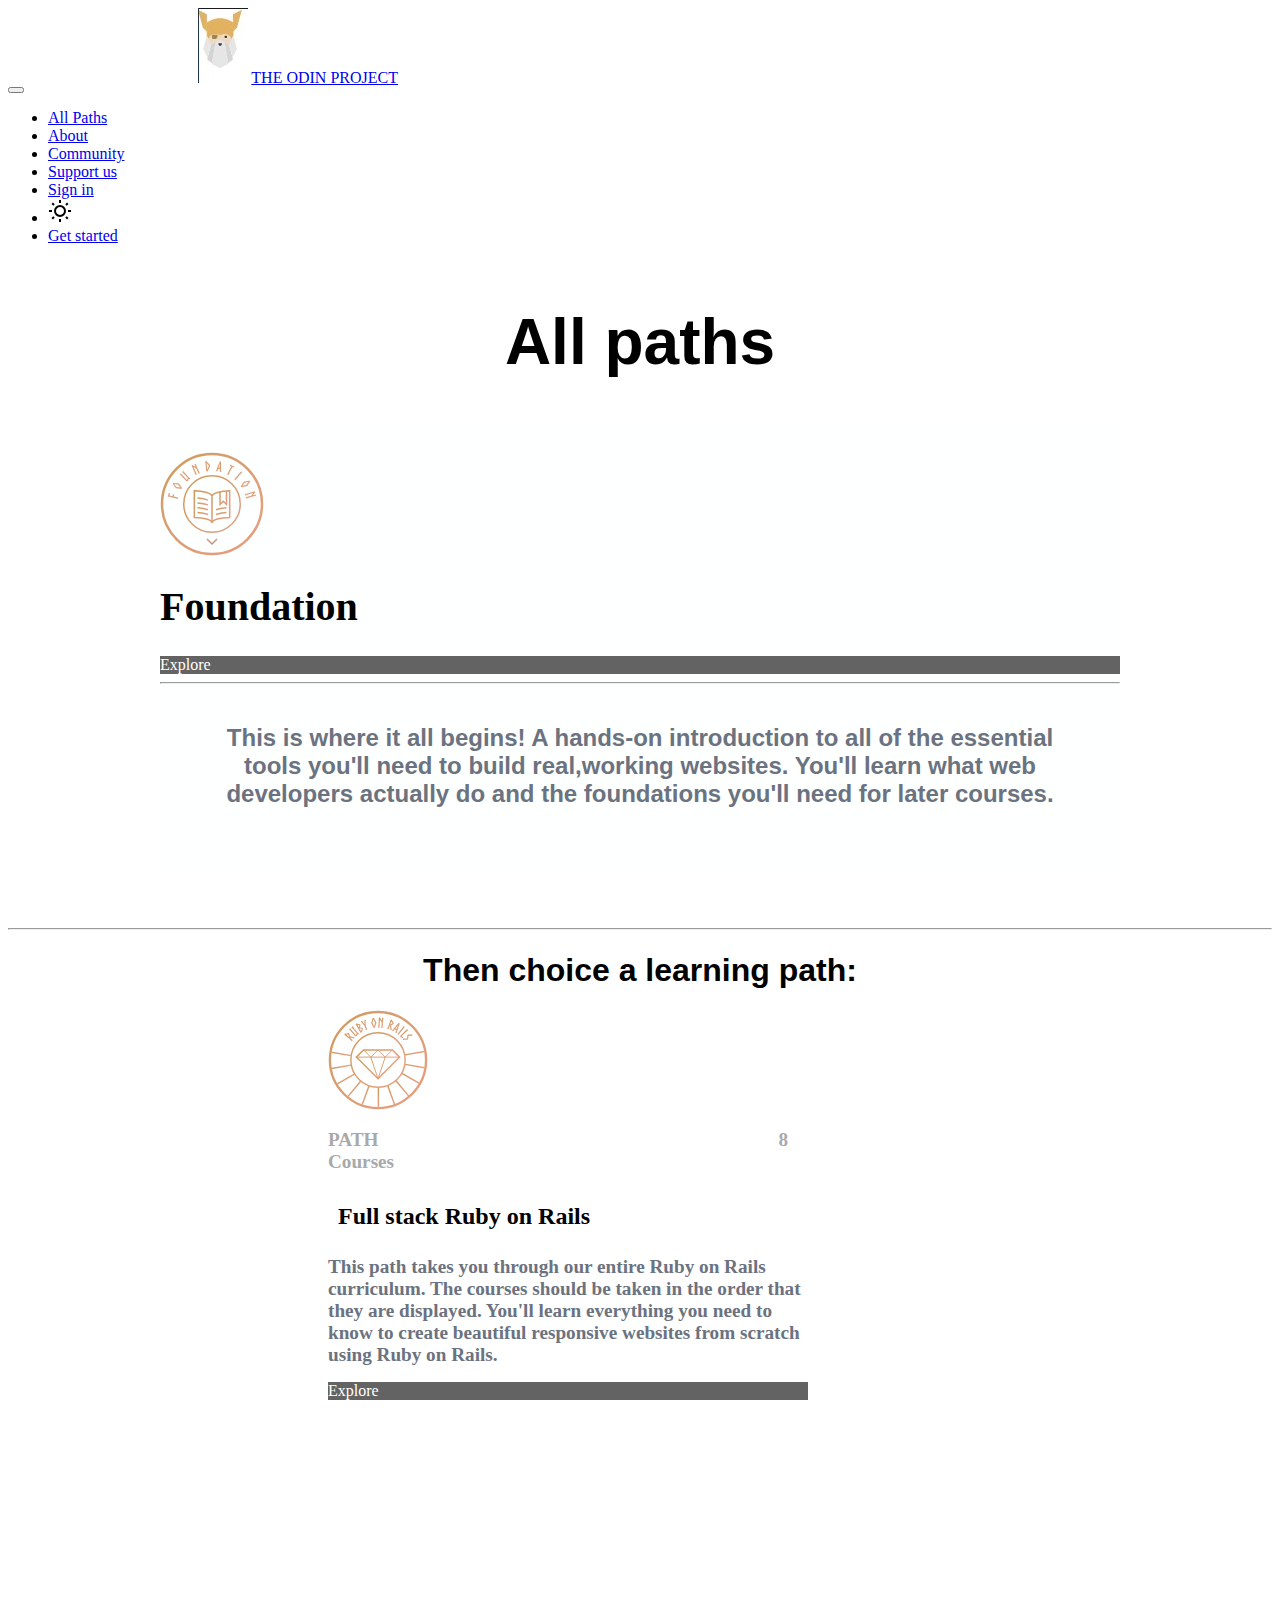
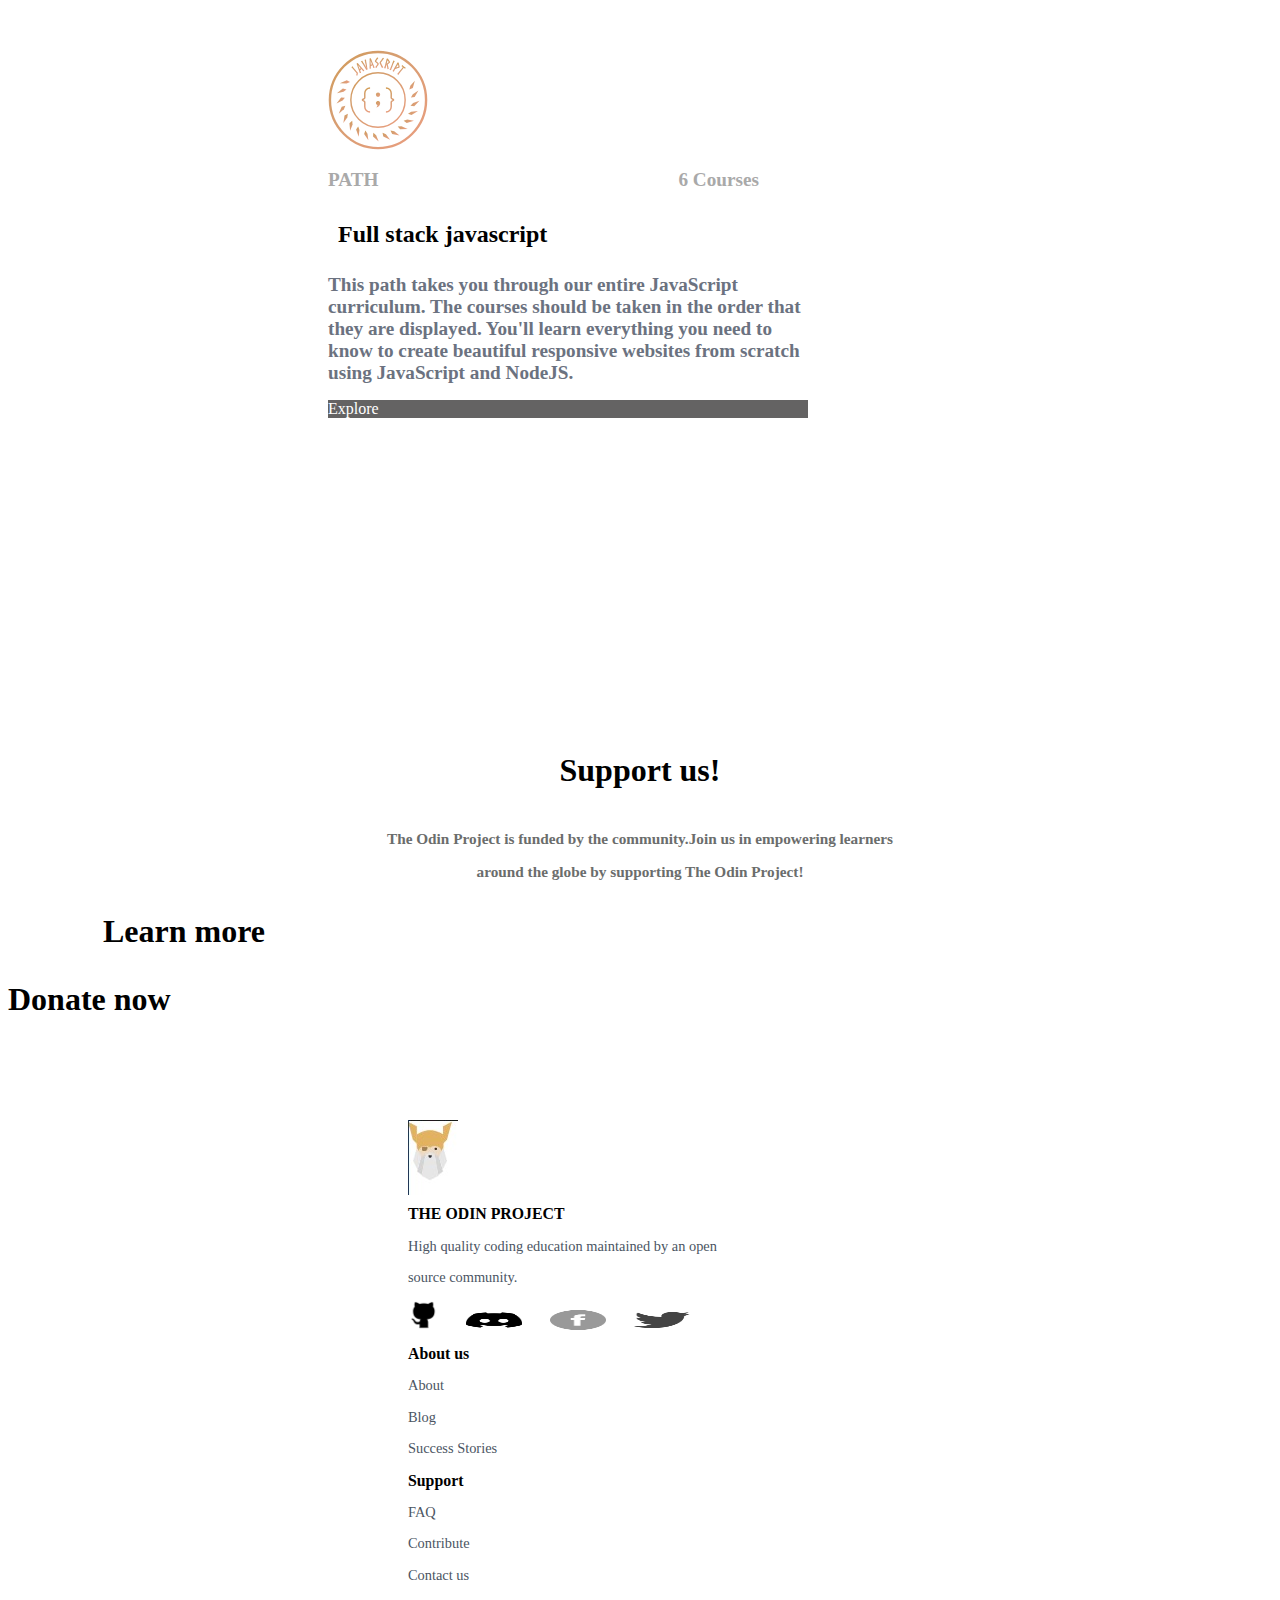
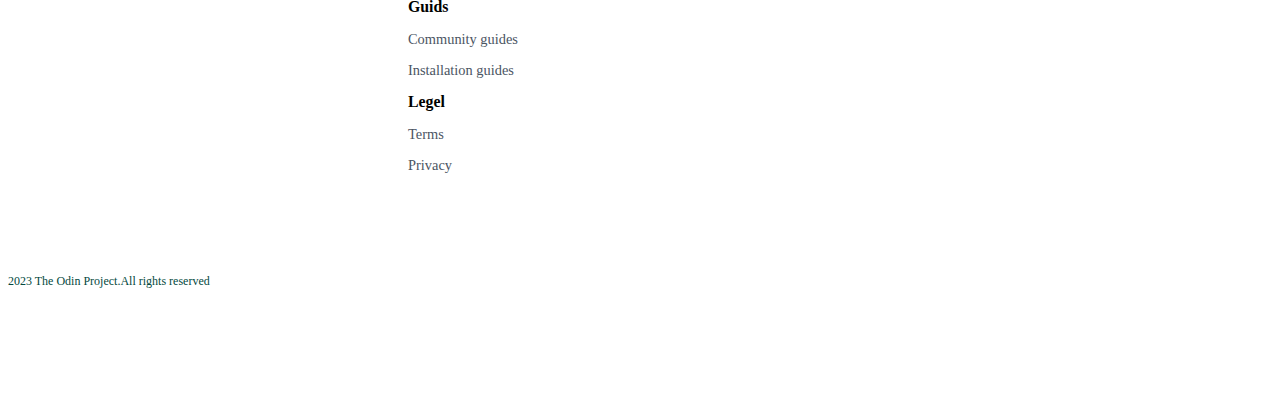
<file: allpath.html>
<html lang="en">
  <head>
    <meta charset="utf-8">
    <meta name="viewport" content="width=device-width, initial-scale=1">
    <title>Bootstrap demo</title>
    <!doctype html>
<link rel="stylesheet" href="allpath.css">
    <link href="https://cdn.jsdelivr.net/npm/bootstrap@5.2.3/dist/css/bootstrap.min.css" rel="stylesheet" integrity="sha384-rbsA2VBKQhggwzxH7pPCaAqO46MgnOM80zW1RWuH61DGLwZJEdK2Kadq2F9CUG65" crossorigin="anonymous">
  </head>
  <body>
   
     <nav class="navbar navbar-expand-lg bg-light">
      <div class="container-fluid">
        <div class="abcd">
        <img src="7cb00ede-e0c2-45e5-8d77-95d815a34350.jpeg">
        <a class="navbar-brand" href="#">THE ODIN PROJECT</a>
        </div>
        <button class="navbar-toggler" type="button" data-bs-toggle="collapse" data-bs-target="#navbarText" aria-controls="navbarText" aria-expanded="false" aria-label="Toggle navigation">
          <span class="navbar-toggler-icon"></span>
        </button>
        <div class="collapse navbar-collapse" id="navbarText">
          <ul class="navbar-nav ms-auto me-5 pe-5">
            <li class="nav-item">
              <a class="nav-link" href="#">All Paths</a>
            </li>
            <li class="nav-item">
              <a class="nav-link" href="#">About</a>
            </li>
            <li class="nav-item">
              <a class="nav-link" href="#">Community</a>
            </li>
            <li class="nav-item">
              <a class="nav-link" href="#">Support us</a>
            </li>
            <li class="nav-item">
              <a class="nav-link" href="#">Sign in</a>
            </li>
            <li class="nav-item">
              <a class="nav-link" href="#"><svg xmlns="http://www.w3.org/2000/svg" height="24" viewBox="0 -960 960 960" width="24"><path d="M440-800v-120h80v120h-80Zm0 760v-120h80v120h-80Zm360-400v-80h120v80H800Zm-760 0v-80h120v80H40Zm708-252-56-56 70-72 58 58-72 70ZM198-140l-58-58 72-70 56 56-70 72Zm564 0-70-72 56-56 72 70-58 58ZM212-692l-72-70 58-58 70 72-56 56Zm268 452q-100 0-170-70t-70-170q0-100 70-170t170-70q100 0 170 70t70 170q0 100-70 170t-170 70Zm0-80q67 0 113.5-46.5T640-480q0-67-46.5-113.5T480-640q-67 0-113.5 46.5T320-480q0 67 46.5 113.5T480-320Zm0-160Z"/></svg></a>
            </li>
            <li class="nav-item">
              
              <a class="btn btn-success text-light m-auto" href="#">Get started</a>
            </li>
          </ul>
          
      </div>
      </div>
    </nav>
    <div class="container-fluid bg-light cbl">
      <div class="tp my-5"><h1>All paths</h1></div>
      <div class="container arz">
        <div class="row anz m-auto">
           <div class="col-lg-1 col-md-2 col-sm-12 ">
             <img src="image/badge-foundations-4a1f6ae4009e6156a289aef0a3897283ff0e3fe1af6b5795aaf7260619dc11f4.svg">
           </div>
           <div class="col-lg-3 col-md-3 col-sm-12 m-auto"><h1 class="py-5">Foundation</h1></div>
           <div class="col-lg-2 col-md-2 col-sm-12 ">
               <div class="btn btn-dark km my-5">Explore</div>
               </div>
               </div>
               <hr>
  <div class="row tle">
    <h2>This is where it all begins! A hands-on introduction to all of the essential tools you'll need to build real,working websites. You'll learn what web developers actually do and the foundations you'll need for later courses.</h6>
    </div>
  </div>
  <hr>
  <div class="ag">
    <h1>Then choice a learning path:</h1></div>
  <div class="row an">
    <div class="rs col-lg-3 col-md-3 col-sm-12 bg-white py-5">
      <div>
        <img src="image/Your Career in Web Development Starts Here _ The Odin Project_files/badge-ruby-on-rails-0100b2e2593cbeb4d87e92e9fc9930448581ef43b8ab175d5cfef2b6e7e3f29c.svg">
        </div>
        <h3>PATH<span>8 Courses</span></h3>
          <h1>Full stack Ruby on Rails</h1>
          <h2>This path takes you through our entire Ruby on Rails curriculum. The courses should be taken in the order that they are displayed. You'll learn everything you need to know to create beautiful responsive websites from scratch using Ruby on Rails.</h2>
      <div class="btn btn-dark km my-5">Explore</div>
    </div>
    <div class="rs1 col-lg-3 col-md-3 col-sm-12 bg-white py-5">
      <div>
        <img src="image/Your Career in Web Development Starts Here _ The Odin Project_files/badge-javascript-626af7075a7914bc4f30bd941268ed883785c3fb29b3e9d023eb5ab6450353bb.svg">
  </div>
  <h3>PATH<span>6 Courses</span></h3>
    <h1>Full stack javascript</h1>
    <h2>This path takes you through our entire JavaScript curriculum. The courses should be taken in the order that they are displayed. You'll learn everything you need to know to create beautiful responsive websites from scratch using JavaScript and NodeJS.</h2>
    <div class="btn btn-dark km my-5">Explore</div>
    </div>
    </div>
  
   
    <div class="last bg-light">
      <div class="pb-4">
        <h1 class="sprt">Support us!</h1><div class="last">
          <div class="pb-4">
            
        <h3 class="hhh">The Odin Project is funded by the community.Join us in empowering learners
        <h3 class="hhh">around the globe by supporting The Odin Project!</h3>
        </div>
        <div class="row thelast">
          <div class="col-lg-6  col-md-6 col-sm-6 lmo text-end">
            <h1 class="btn btn-outline-secondary">Learn more</h1>
            </div>
          <div class="col-lg-6  col-md-6 col-sm-6 lmi">
           <h1 class="btn btn-outline-secondary btn-success text-light">Donate now</h1>

          </div>
          </div>
         <div class="container">
          <div class="row final">
            <div class="col-lg-4 col-md-4 col-sm-12">
              
              <img src="7cb00ede-e0c2-45e5-8d77-95d815a34350.jpeg">
              
                <h1 class="d-inline">THE ODIN PROJECT</h1>
              
                 <p>High quality coding education maintained by an open
                  <p> source community.</p>
                 
                 <img src="image/4926624.png" width="30px" class="gith">
                 <img src="image/5968898.png"  height=20vw   class="disc">
                 <img src="image/10092202.png" height=20vw class="fb">
                 <img src="image/107195.png" height="20vw" class="twit">
                 </div>
                 <div class="col-lg-2 col-md-2 col-sm-12">
                    <h1>About us</h1>
                  
                    <p>About</p>
                    <p>Blog</p>
                    <p>Success Stories</p>
                    </div>
                    
                  

                  <div class="col-lg-2 col-md-2 col-sm-12">
                    <h1>Support</h1>
                    <p>FAQ<p>
                    <p>Contribute</p>
                    <p>Contact us</p>
                    </div>

                    <div class="col-lg-2 col-md-2 col-sm-12">
                      <h1>Guids</h1>
                      <p>Community guides<p>
                      
                      <p>Installation guides</p>
                      </div>

                      <div class="col-lg-2 col-md-2 col-sm-12">
                        <h1>Legel</h1>
                        <p>Terms<p>
                        
                        <p>Privacy</p>
                        </div>
                        </div>
         </div>
         <div class="wm container">
          <p> 2023 The Odin Project.All rights reserved</p>
          </div>
        </div>



<script src="https://cdn.jsdelivr.net/npm/bootstrap@5.2.3/dist/js/bootstrap.bundle.min.js" integrity="sha384-kenU1KFdBIe4zVF0s0G1M5b4hcpxyD9F7jL+jjXkk+Q2h455rYXK/7HAuoJl+0I4" crossorigin="anonymous"></script>
</body>
</html>
</file>
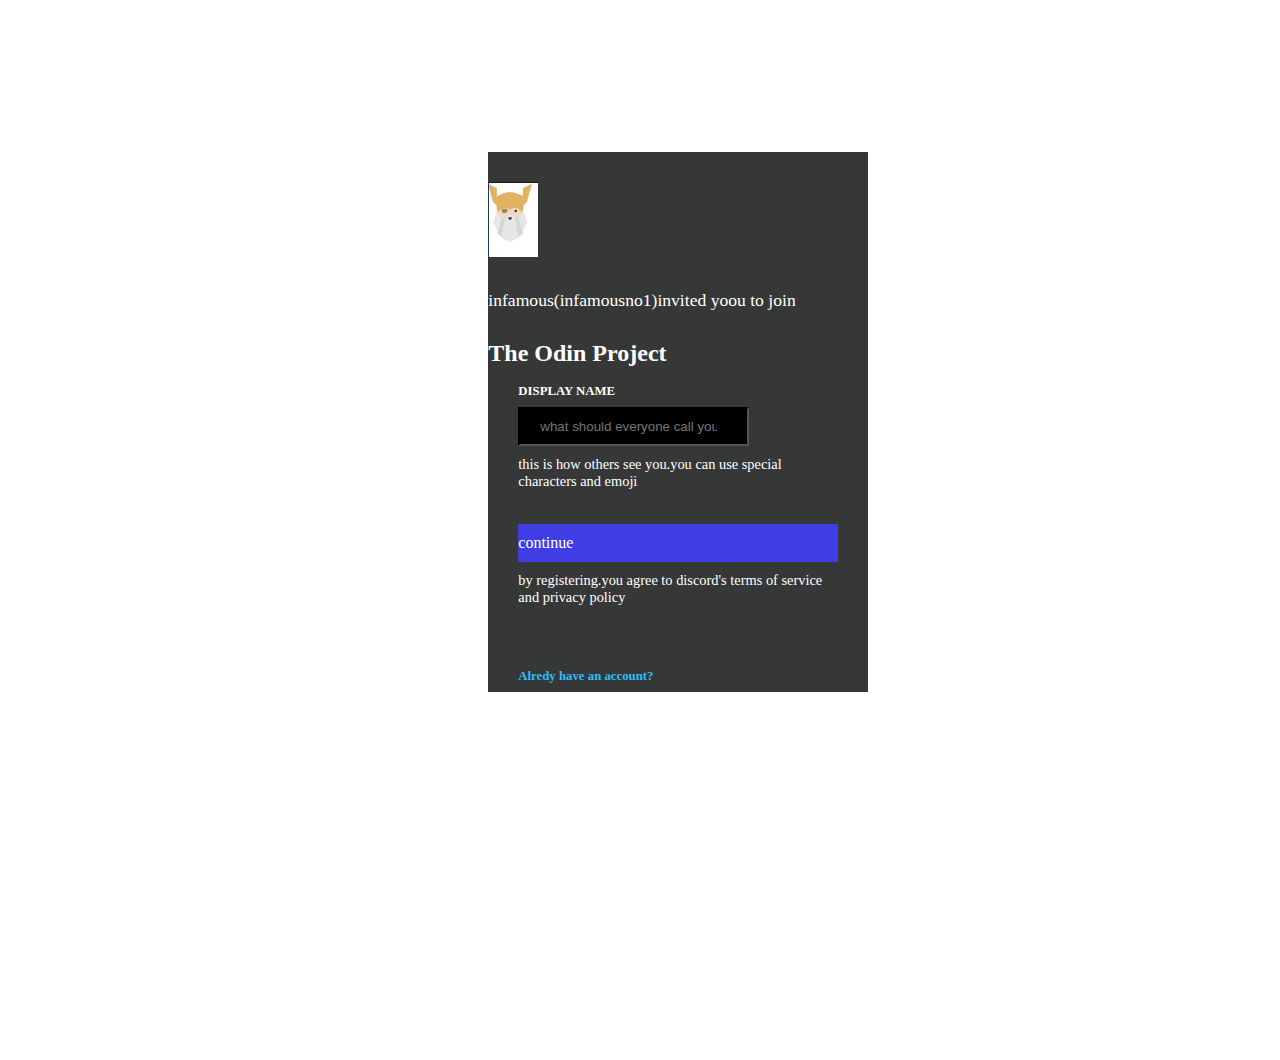
<file: community.html>
<!doctype html>
<html lang="en">
  <head>
    <meta charset="utf-8">
    <meta name="viewport" content="width=device-width, initial-scale=1">
    <title>Bootstrap demo</title>
    <link href="https://cdn.jsdelivr.net/npm/bootstrap@5.2.3/dist/css/bootstrap.min.css" rel="stylesheet" integrity="sha384-rbsA2VBKQhggwzxH7pPCaAqO46MgnOM80zW1RWuH61DGLwZJEdK2Kadq2F9CUG65" crossorigin="anonymous">
<link href="community.css" rel="stylesheet">  
</head>
  <body>

    
    <div class=" one ">
        <div class="row two ">
            <div class="col-lg-12 col-md-12 col-sm-12 three ">
                <div class="container four">
                    <img src="7cb00ede-e0c2-45e5-8d77-95d815a34350.jpeg" alt="">
                </div>
                <div class="container-fluid text-center five">
                <h5>infamous(infamousno1)invited yoou to join</h5>
                <h1>The Odin Project</h1>
              </div>
              <div class="mb">
                <label for="exampleFormControlInput1" class="form-label"><h1>DISPLAY NAME</h1></label>
                <input type="email" class="mbb form-control" id="exampleFormControlInput1" placeholder="what should everyone call you?">
              <h6>this is how others see you.you can use special characters and emoji</h6>
              <div class="btn container-fluid">continue</div>
              <h6>by registering.you agree to discord's terms of service and privacy policy</h6>
             <h5>Alredy have an account?</h5>
            </div>
            </div>
        </div>
        
        </div>
        
    <script src="https://cdn.jsdelivr.net/npm/bootstrap@5.2.3/dist/js/bootstrap.bundle.min.js" integrity="sha384-kenU1KFdBIe4zVF0s0G1M5b4hcpxyD9F7jL+jjXkk+Q2h455rYXK/7HAuoJl+0I4" crossorigin="anonymous"></script>
  </body>
</html>
</file>
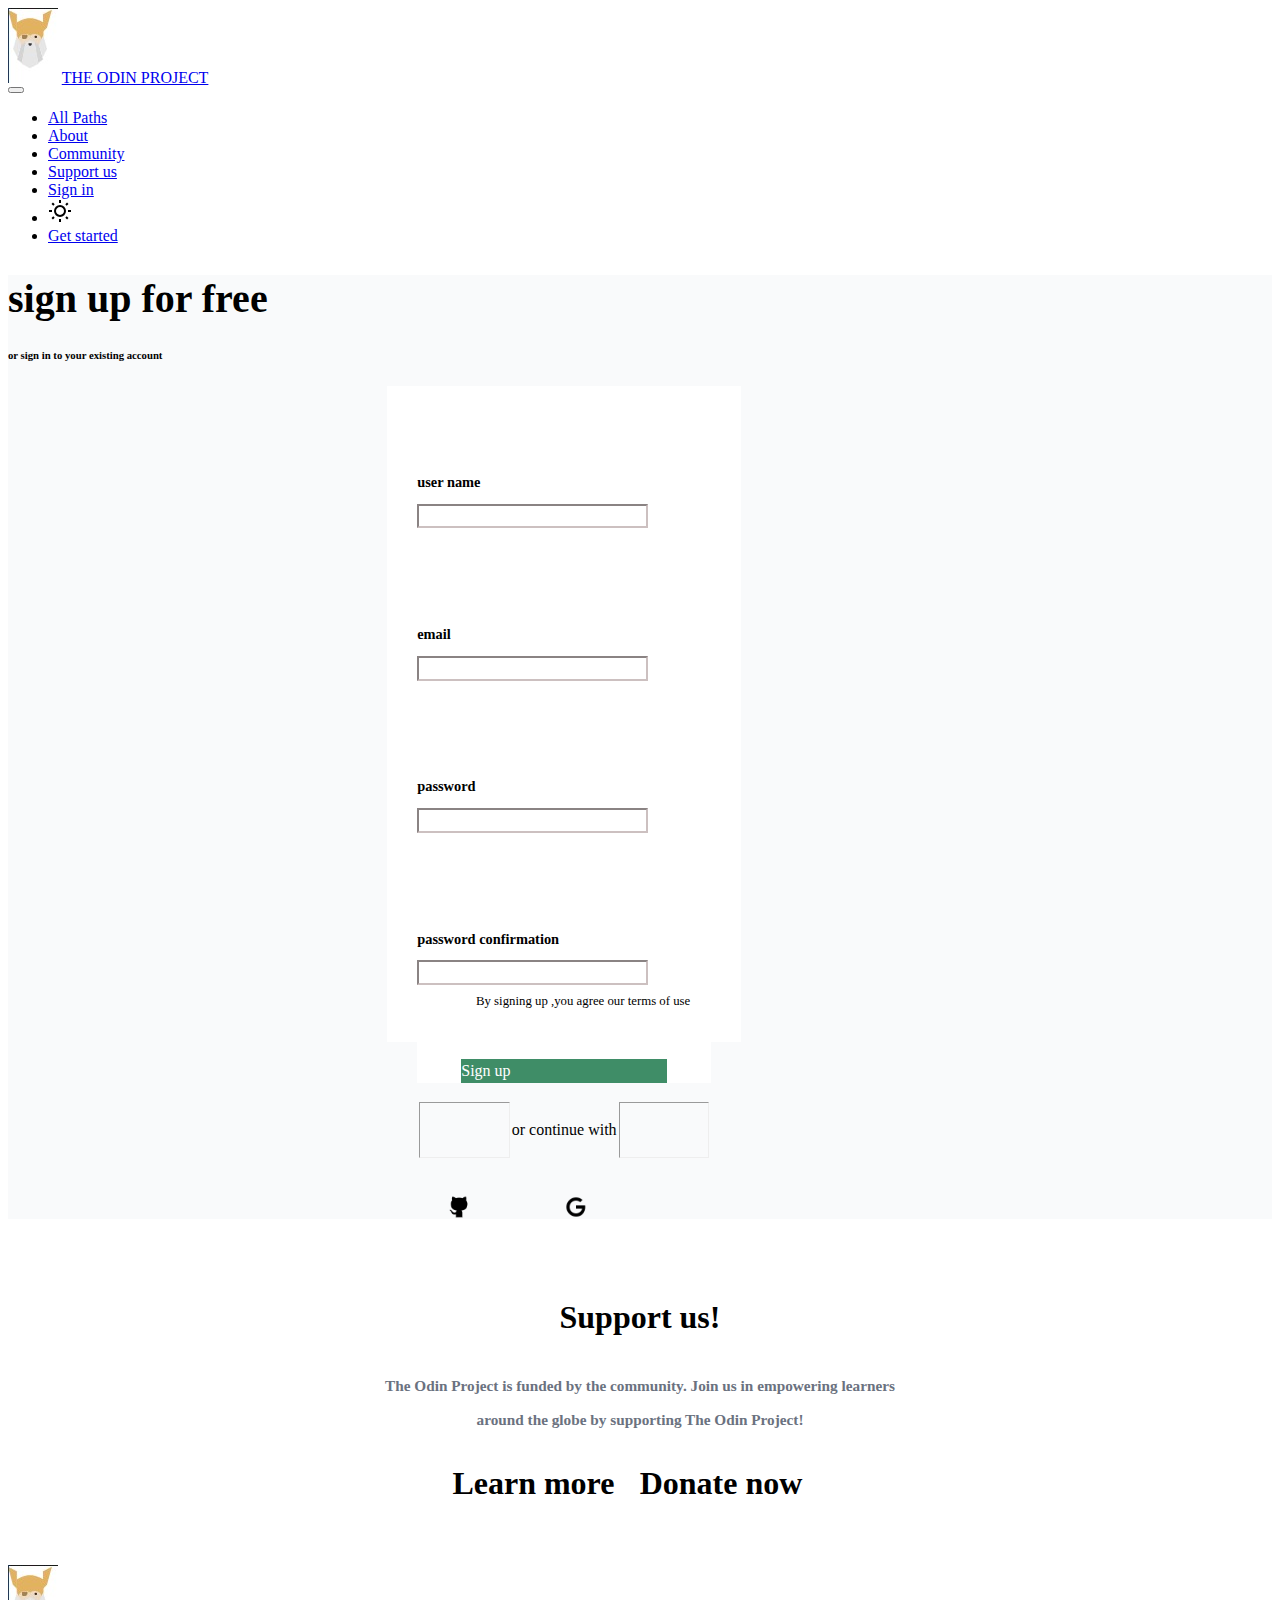
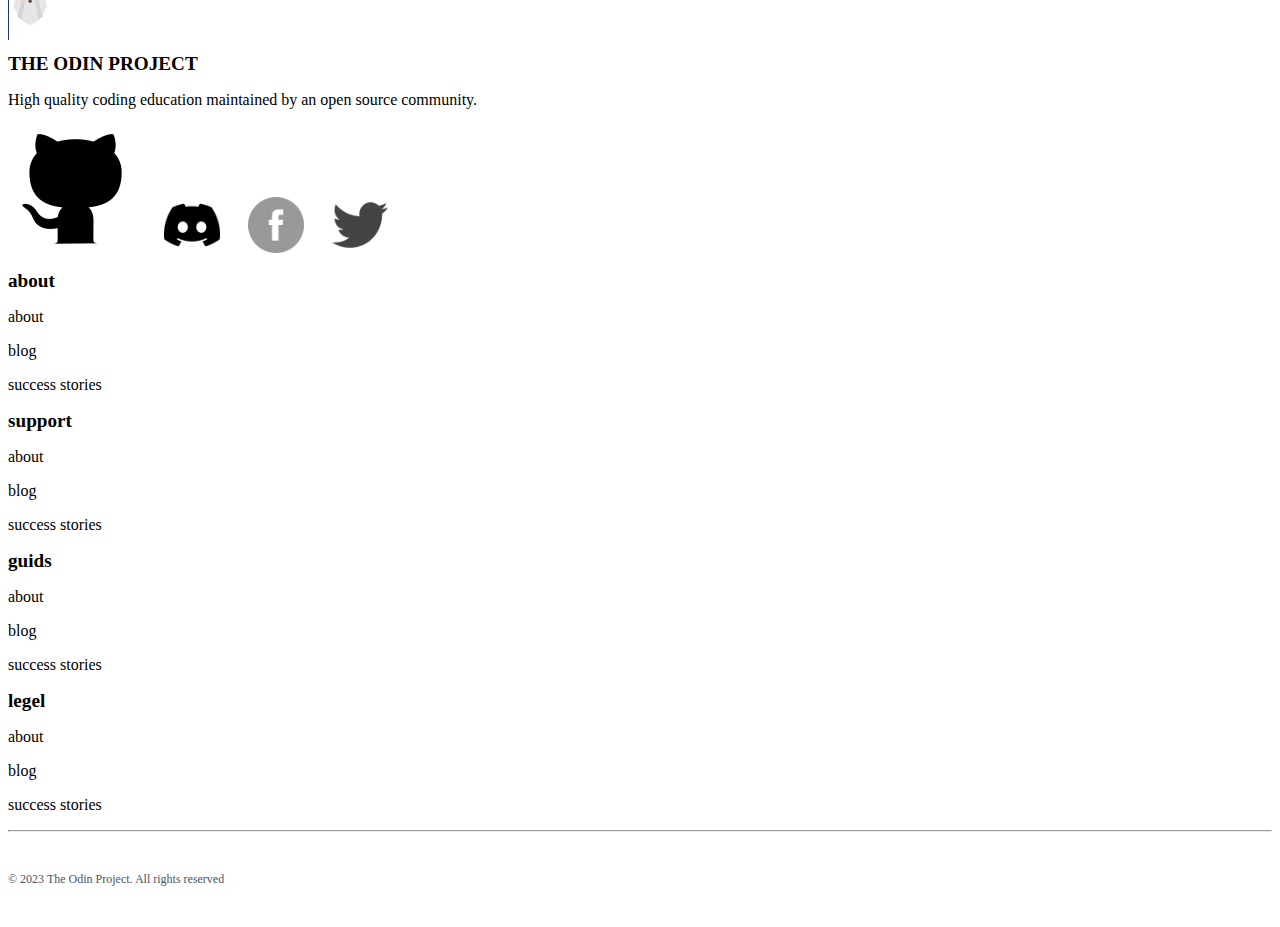
<file: getstarted.html>
<html lang="en">
  <head>
    <meta charset="utf-8">
    <meta name="viewport" content="width=device-width, initial-scale=1">
    <title>Bootstrap demo</title>
    <!doctype html>
<link rel="stylesheet" href="getstarted.css">
    <link href="https://cdn.jsdelivr.net/npm/bootstrap@5.2.3/dist/css/bootstrap.min.css" rel="stylesheet" integrity="sha384-rbsA2VBKQhggwzxH7pPCaAqO46MgnOM80zW1RWuH61DGLwZJEdK2Kadq2F9CUG65" crossorigin="anonymous">
  </head>
  <body>
   
     <nav class="navbar navbar-expand-lg ">
      <div class="container-fluid">
        <div class="abcd">
        <img src="7cb00ede-e0c2-45e5-8d77-95d815a34350.jpeg">
        <a class="navbar-brand" href="#">THE ODIN PROJECT</a>
        </div>
        <button class="navbar-toggler" type="button" data-bs-toggle="collapse" data-bs-target="#navbarText" aria-controls="navbarText" aria-expanded="false" aria-label="Toggle navigation">
          <span class="navbar-toggler-icon"></span>
        </button>
        <div class="collapse navbar-collapse" id="navbarText">
          <ul class="navbar-nav ms-auto me-5 pe-5">
            <li class="nav-item">
              <a class="nav-link" href="#">All Paths</a>
            </li>
            <li class="nav-item">
              <a class="nav-link" href="#">About</a>
            </li>
            <li class="nav-item">
              <a class="nav-link" href="#">Community</a>
            </li>
            <li class="nav-item">
              <a class="nav-link" href="#">Support us</a>
            </li>
            <li class="nav-item">
              <a class="nav-link" href="#">Sign in</a>
            </li>
            <li class="nav-item">
              <a class="nav-link" href="#"><svg xmlns="http://www.w3.org/2000/svg" height="24" viewBox="0 -960 960 960" width="24"><path d="M440-800v-120h80v120h-80Zm0 760v-120h80v120h-80Zm360-400v-80h120v80H800Zm-760 0v-80h120v80H40Zm708-252-56-56 70-72 58 58-72 70ZM198-140l-58-58 72-70 56 56-70 72Zm564 0-70-72 56-56 72 70-58 58ZM212-692l-72-70 58-58 70 72-56 56Zm268 452q-100 0-170-70t-70-170q0-100 70-170t170-70q100 0 170 70t70 170q0 100-70 170t-170 70Zm0-80q67 0 113.5-46.5T640-480q0-67-46.5-113.5T480-640q-67 0-113.5 46.5T320-480q0 67 46.5 113.5T480-320Zm0-160Z"/></svg></a>
            </li>
            <li class="nav-item">
              
              <a class="btn btn-success text-light m-auto" href="#">Get started</a>
            </li>
          </ul>
          
      </div>
      </div>
    </nav>
    <div class="container-fluid one">

      <div class="yy container-fluid text-center mt-5 pt-5 mb-5 pb-5">
        <h1>sign up for free</h1>
        <h6>or sign in to your existing account</h6>
      </div>
   



   
      <div class="row two  m-auto ">
          <div class="col-lg-12 col-md-12 col-sm-12 three ">
            
            
            <div class="ff">
              <label for="exampleFormControlInput1" class="form-label"><h1>user name</h1></label>
              <input type="username" class="mbb form-control" id="exampleFormControlInput1">
              <label for="exampleFormControlInput1" class="form-label"><h1>email </h1></label>
              <input type="email" class="mbb form-control" id="exampleFormControlInput1">
              <label for="exampleFormControlInput1" class="form-label"><h1>password</h1></label>
              <input type="password" class="mbb form-control" id="exampleFormControlInput1">
              <label for="exampleFormControlInput1" class="form-label"><h1>password confirmation</h1></label>
              <input type="password" class="mbb form-control" id="exampleFormControlInput1">
            
              <div class="mlo ">
          
               
                <h6>By signing up ,you agree our terms of use</h6>
              </div>
              <div class="jj container-fluid">         
                 <div class="btn ">Sign up</div>
                </div>
                <div class="xx">
                  <hr>
                  <h5>or continue with</h5>
                  <hr>
                </div>


                <div class="la container-fluid">         
                  <div class="btn btn-outline-secondary  "><img src="image/4926624.png" alt=""></div>
                  <div class="btn btn-outline-secondary"><img src="image/download.png" alt=""></div>
                 </div>


  
        
          </div>
          </div>
      </div>
    </div>
      
    












    <div class="last">
      <div class="pb-4">
            <h1 class="sprt">Support us!</h1>
            <h3 class="hhh">The Odin Project is funded by the community. Join us in empowering learners 
            <h3 class="hhh">around the globe by supporting The Odin Project!</h3>
      </div>
      <div class="container-fluid tts ">
          
        <h1 class="btn btn-outline-secondary"> Learn more</h1>
      <h1 class="btn btn-outline-secondary btn-success text-light"> Donate now</h1>
      
  
    </div>

  </div>
 <div class="container">
  <div class="row final">
    <div class="col-lg-4 col-md-4 col-sm-12 ">
      <img src="7cb00ede-e0c2-45e5-8d77-95d815a34350.jpeg">
      <h1 class="d-inline">THE ODIN PROJECT</h1>
      <p>High quality coding education maintained by an open source community.</p>
      <img src="image/4926624.png" class="gith" >
       <img src="image/5968898.png" class="disc">
        <img src="image/10092202.png" class="fb">
         <img src="image/107195.png" class="twit">
     </div>
           <div class="col-lg-2 col-md-2 col-sm-12 ">
               <h1>about</h1>
               <p>about</p>
               <p>blog</p>
               <p>success stories</p>
           </div>
          <div class="col-lg-2 col-md-2 col-sm-12 ">
               <h1>support</h1>
               <p>about</p>
               <p>blog</p>
               <p>success stories</p>
          </div>
           <div class="col-lg-2 col-md-2 col-sm-12 ">
               <h1>guids</h1>
               <p>about</p>
               <p>blog</p>
               <p>success stories</p>
          </div>
           <div class="col-lg-2 col-md-2 col-sm-12 ">
            <h1>legel</h1>
            <p>about</p>
               <p>blog</p>
               <p>success stories</p>
          </div>
  </div>
  <hr>
 </div>
 
  <div class="wm container">
    <p>© 2023 The Odin Project. All rights reserved</p>
  </div>
</div>
   




<script src="https://cdn.jsdelivr.net/npm/bootstrap@5.2.3/dist/js/bootstrap.bundle.min.js" integrity="sha384-kenU1KFdBIe4zVF0s0G1M5b4hcpxyD9F7jL+jjXkk+Q2h455rYXK/7HAuoJl+0I4" crossorigin="anonymous"></script>
</body>
</html>
</file>
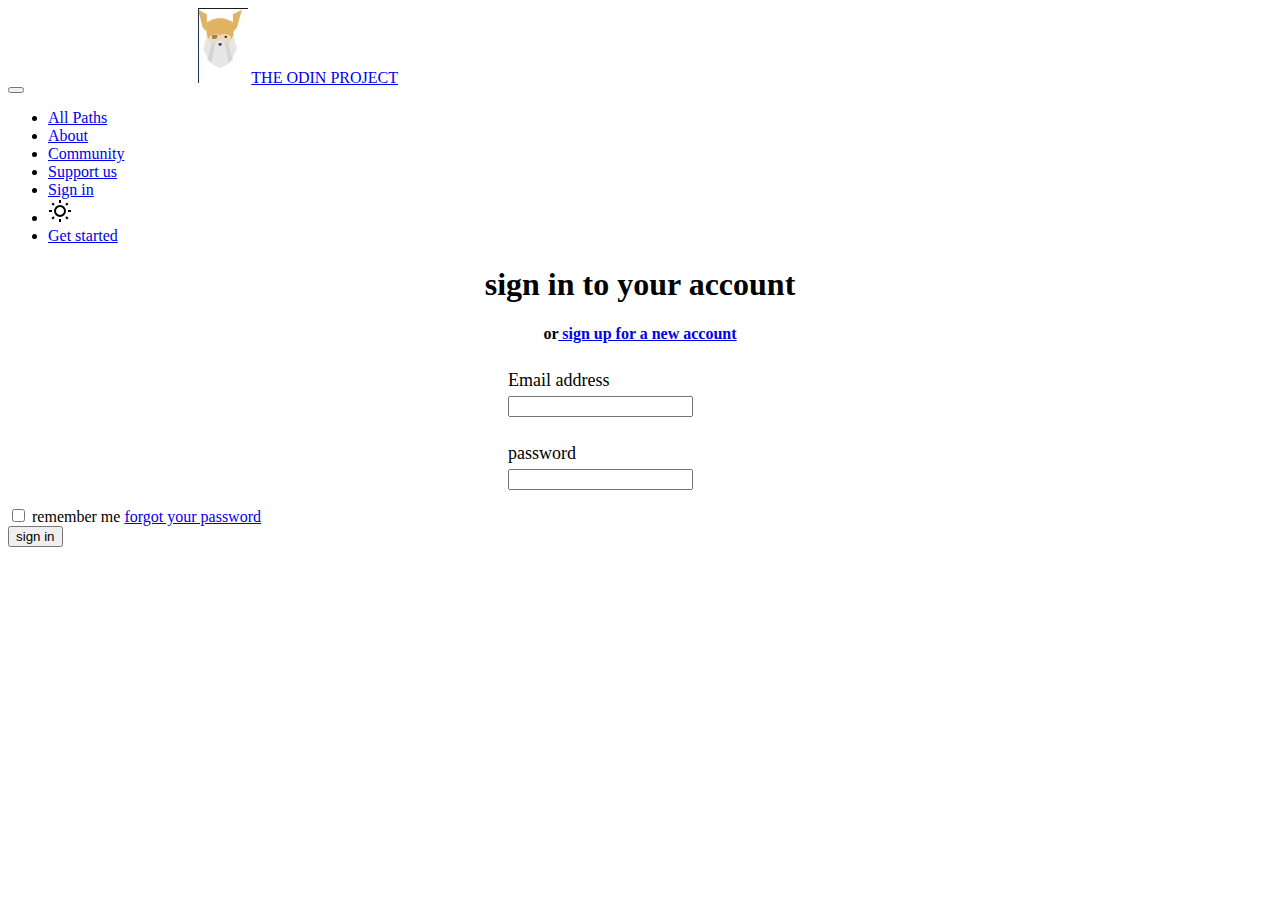
<file: signin.html>
<html lang="en">
  <head>
    <meta charset="utf-8">
    <meta name="viewport" content="width=device-width, initial-scale=1">
    <title>Bootstrap demo</title>
    <!doctype html>
<link rel="stylesheet" href="signin.css">
    <link href="https://cdn.jsdelivr.net/npm/bootstrap@5.2.3/dist/css/bootstrap.min.css" rel="stylesheet" integrity="sha384-rbsA2VBKQhggwzxH7pPCaAqO46MgnOM80zW1RWuH61DGLwZJEdK2Kadq2F9CUG65" crossorigin="anonymous">
  </head>
  <body>
   
     <nav class="navbar navbar-expand-lg bg-light">
      <div class="container-fluid">
        <div class="abcd">
        <img src="7cb00ede-e0c2-45e5-8d77-95d815a34350.jpeg">
        <a class="navbar-brand" href="index.html">THE ODIN PROJECT</a>
        </div>
        <button class="navbar-toggler" type="button" data-bs-toggle="collapse" data-bs-target="#navbarText" aria-controls="navbarText" aria-expanded="false" aria-label="Toggle navigation">
          <span class="navbar-toggler-icon"></span>
        </button>
        <div class="collapse navbar-collapse" id="navbarText">
          <ul class="navbar-nav ms-auto me-5 pe-5">
            <li class="nav-item">
              <a class="nav-link" href="allpath.html">All Paths</a>
            </li>
            <li class="nav-item">
              <a class="nav-link" href="about.html">About</a>
            </li>
            <li class="nav-item">
              <a class="nav-link" href="#">Community</a>
            </li>
            <li class="nav-item">
              <a class="nav-link" href="supportus.html">Support us</a>
            </li>
            <li class="nav-item">
              <a class="nav-link" href="#">Sign in</a>
            </li>
            <li class="nav-item">
              <a class="nav-link" href="#"><svg xmlns="http://www.w3.org/2000/svg" height="24" viewBox="0 -960 960 960" width="24"><path d="M440-800v-120h80v120h-80Zm0 760v-120h80v120h-80Zm360-400v-80h120v80H800Zm-760 0v-80h120v80H40Zm708-252-56-56 70-72 58 58-72 70ZM198-140l-58-58 72-70 56 56-70 72Zm564 0-70-72 56-56 72 70-58 58ZM212-692l-72-70 58-58 70 72-56 56Zm268 452q-100 0-170-70t-70-170q0-100 70-170t170-70q100 0 170 70t70 170q0 100-70 170t-170 70Zm0-80q67 0 113.5-46.5T640-480q0-67-46.5-113.5T480-640q-67 0-113.5 46.5T320-480q0 67 46.5 113.5T480-320Zm0-160Z"/></svg></a>
            </li>
            <li class="nav-item">
              
              <a class="btn btn-success text-light m-auto" href="#">Get started</a>
            </li>
          </ul>
          
      </div>
      </div>
    </nav>
    <div class="mm container-flouid one text-center">
        <h1>sign in to your account</h1>
            <h4>or<a href="#"> sign up for a new account</a></h4>
            <div class="sign-inbox">
                <form>
                    <label>Email address</label>
                    <input type="text"placeholder="">
                    <label>password</label>
                    <input type="text"placeholder="">
                </form>
                <div class="terms">
                    <input type="checkbox"id="checkbox">
                    <label for="checkbox">remember me
                        <a href="#">forgot your password</a></label>
                </div>
                <button>sign in</button>

            </div>
            
                        
        
            
        </div>
</file>
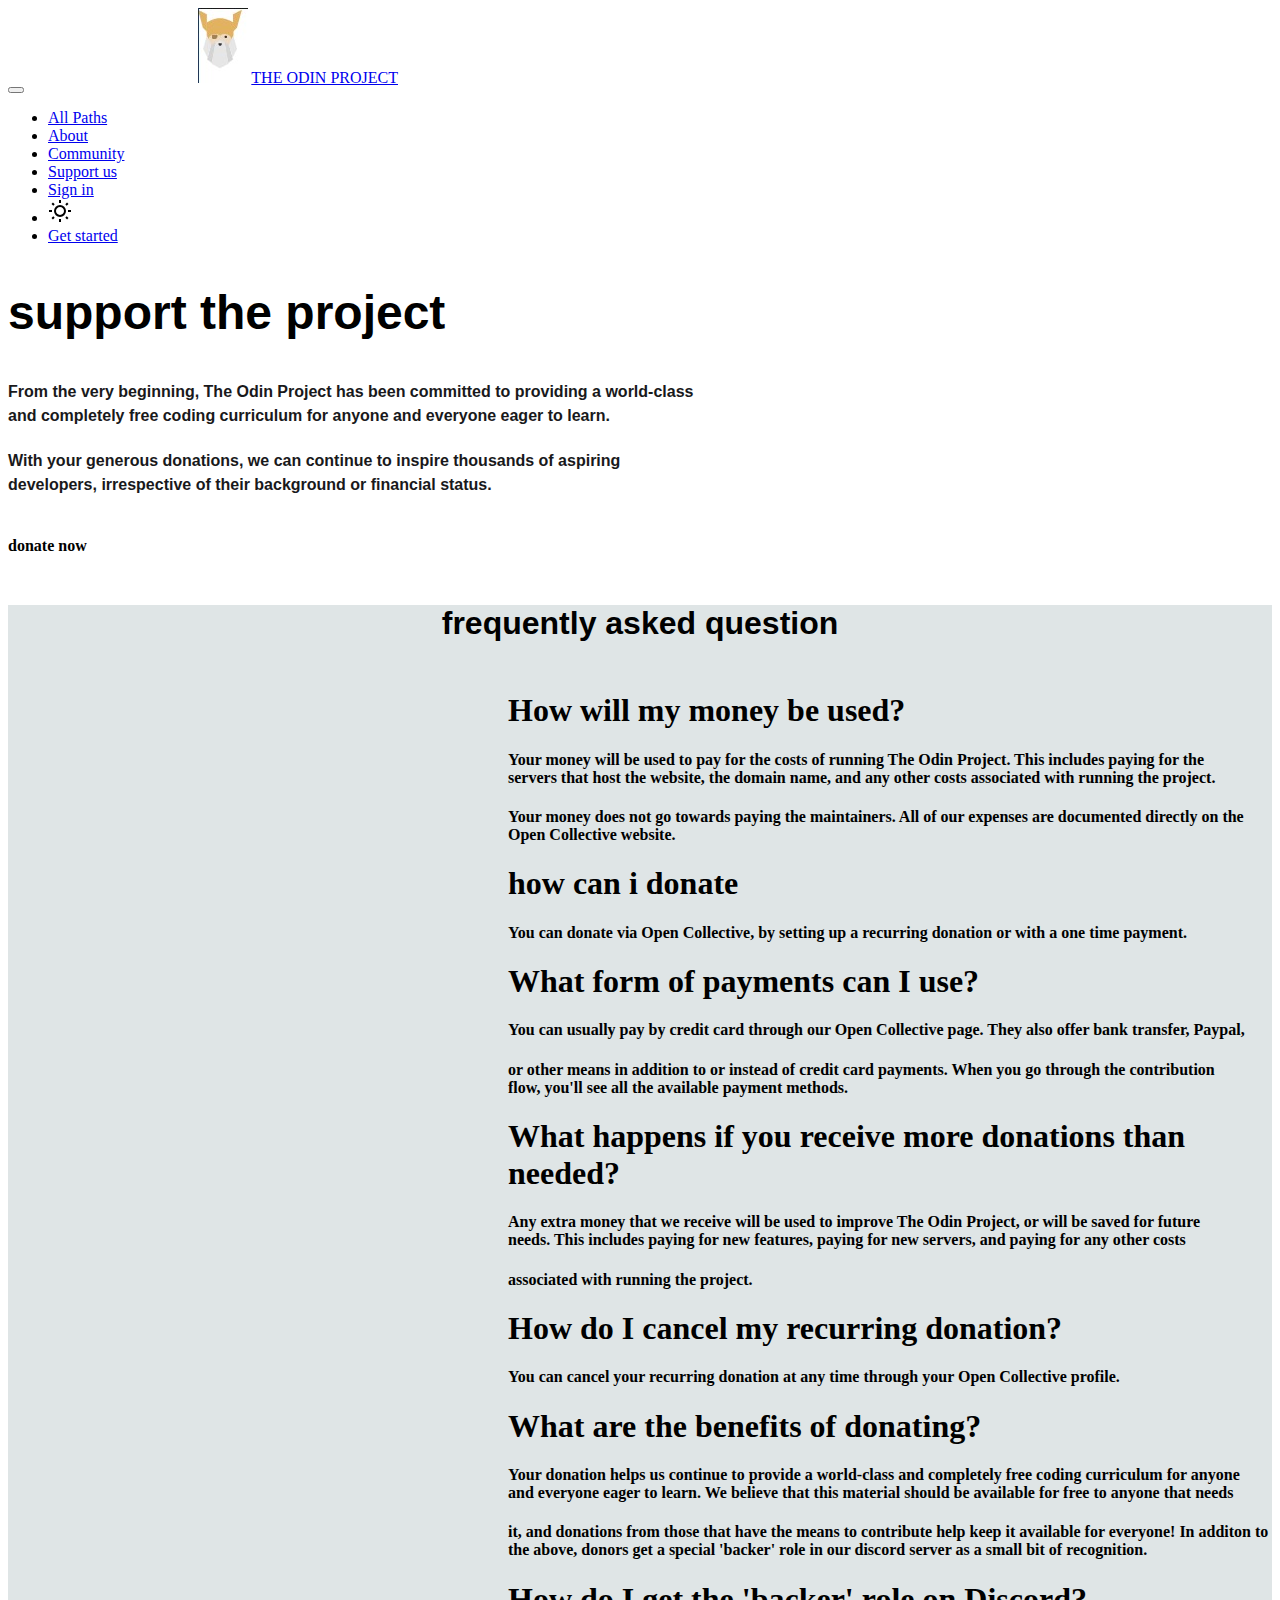
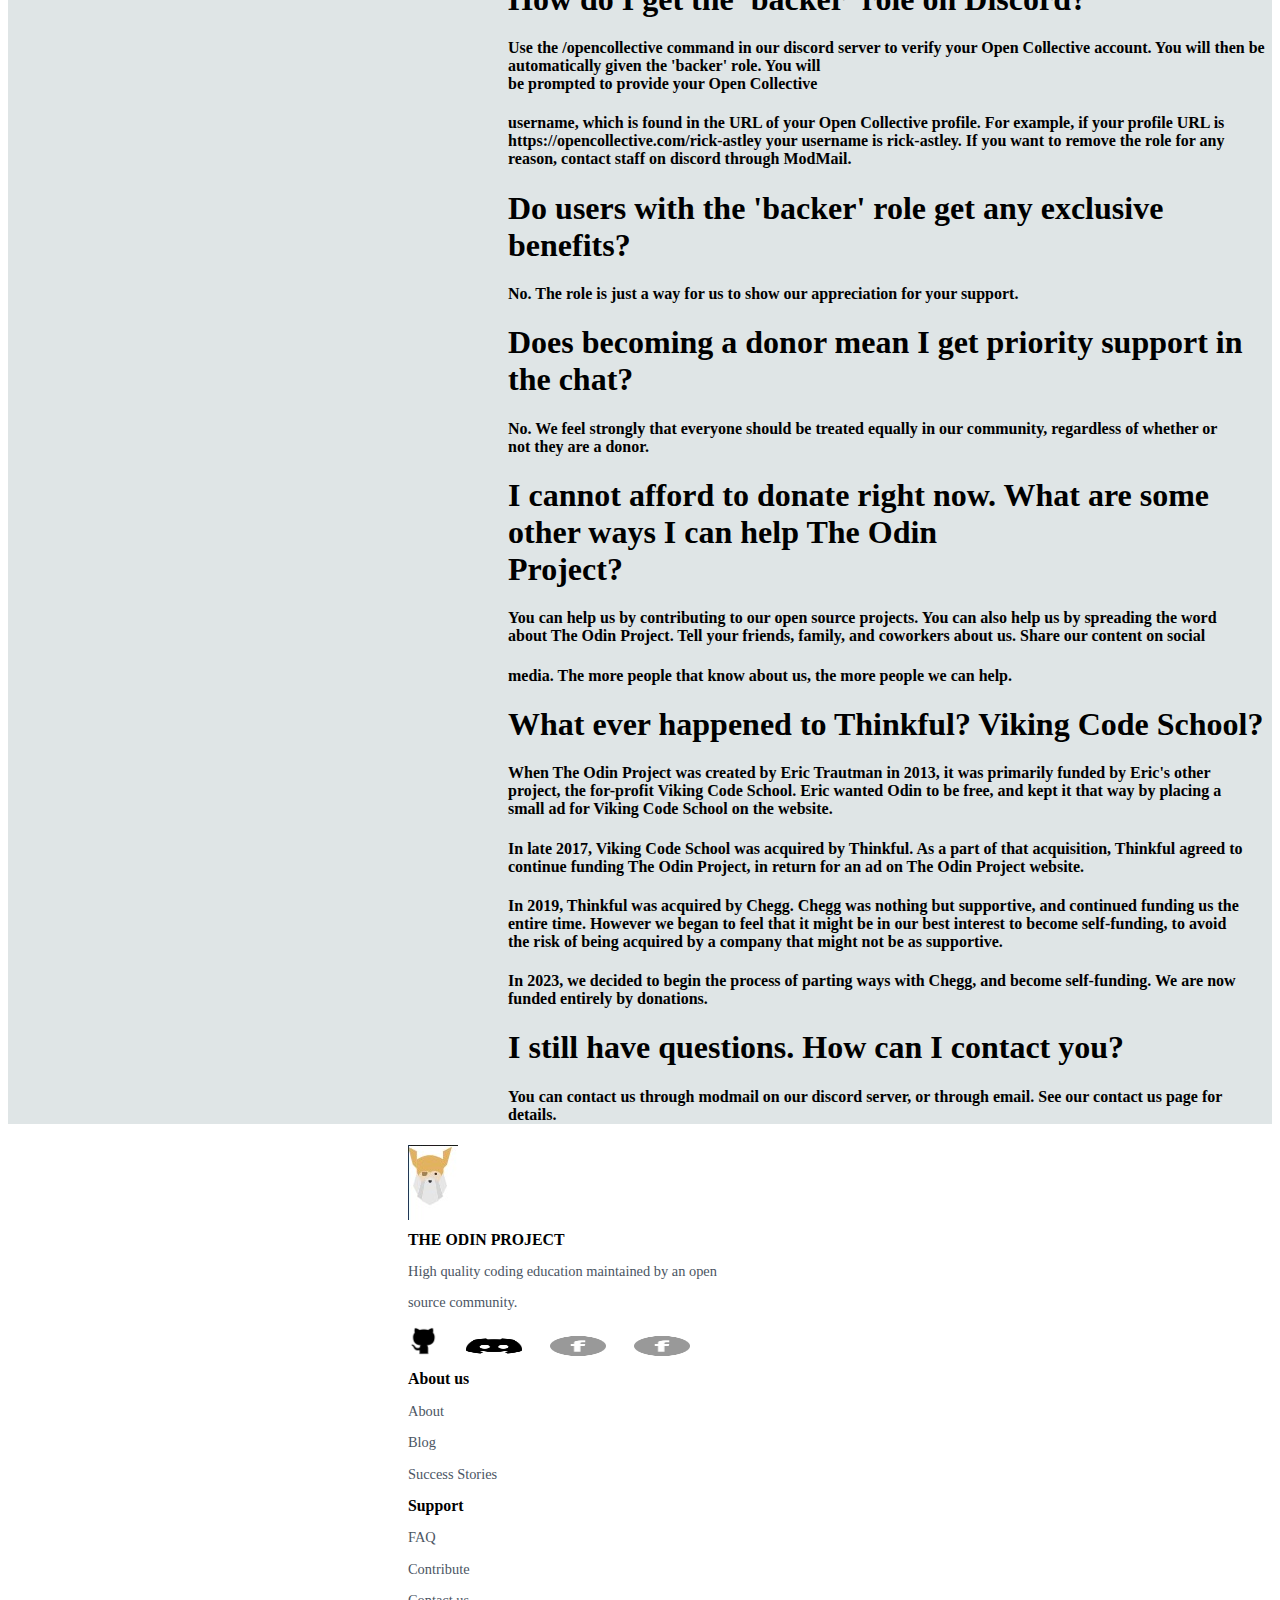
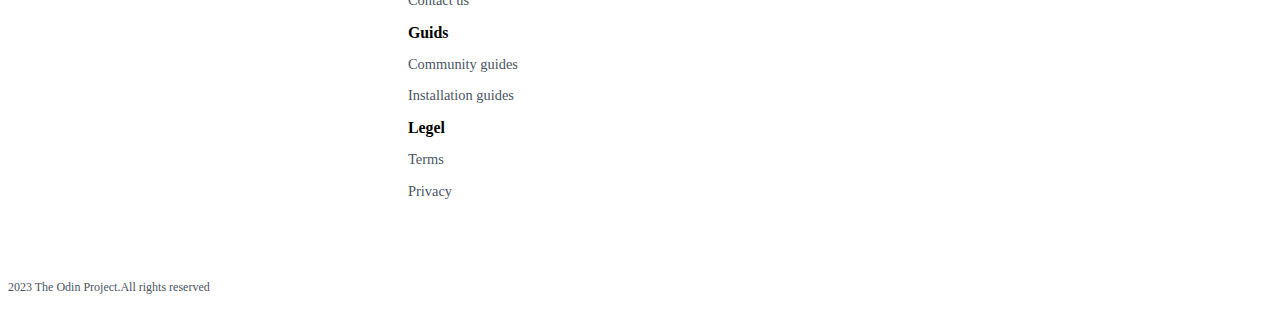
<file: supportus.html>
<html lang="en">
  <head>
    <meta charset="utf-8">
    <meta name="viewport" content="width=device-width, initial-scale=1">
    <title>Bootstrap demo</title>
    <!doctype html>
<link rel="stylesheet" href="supportus.css">
    <link href="https://cdn.jsdelivr.net/npm/bootstrap@5.2.3/dist/css/bootstrap.min.css" rel="stylesheet" integrity="sha384-rbsA2VBKQhggwzxH7pPCaAqO46MgnOM80zW1RWuH61DGLwZJEdK2Kadq2F9CUG65" crossorigin="anonymous">
  </head>
  <body>
   
     <nav class="navbar navbar-expand-lg bg-light">
      <div class="container-fluid">
        <div class="abcd">
        <img src="7cb00ede-e0c2-45e5-8d77-95d815a34350.jpeg">
        <a class="navbar-brand" href="index.html">THE ODIN PROJECT</a>
        </div>
        <button class="navbar-toggler" type="button" data-bs-toggle="collapse" data-bs-target="#navbarText" aria-controls="navbarText" aria-expanded="false" aria-label="Toggle navigation">
          <span class="navbar-toggler-icon"></span>
        </button>
        <div class="collapse navbar-collapse" id="navbarText">
          <ul class="navbar-nav ms-auto me-5 pe-5">
            <li class="nav-item">
              <a class="nav-link" href="allpath.html">All Paths</a>
            </li>
            <li class="nav-item">
              <a class="nav-link" href="about.html">About</a>
            </li>
            <li class="nav-item">
              <a class="nav-link" href="#">Community</a>
            </li>
            <li class="nav-item">
              <a class="nav-link" href="#">Support us</a>
            </li>
            <li class="nav-item">
              <a class="nav-link" href="#">Sign in</a>
            </li>
            <li class="nav-item">
              <a class="nav-link" href="#"><svg xmlns="http://www.w3.org/2000/svg" height="24" viewBox="0 -960 960 960" width="24"><path d="M440-800v-120h80v120h-80Zm0 760v-120h80v120h-80Zm360-400v-80h120v80H800Zm-760 0v-80h120v80H40Zm708-252-56-56 70-72 58 58-72 70ZM198-140l-58-58 72-70 56 56-70 72Zm564 0-70-72 56-56 72 70-58 58ZM212-692l-72-70 58-58 70 72-56 56Zm268 452q-100 0-170-70t-70-170q0-100 70-170t170-70q100 0 170 70t70 170q0 100-70 170t-170 70Zm0-80q67 0 113.5-46.5T640-480q0-67-46.5-113.5T480-640q-67 0-113.5 46.5T320-480q0 67 46.5 113.5T480-320Zm0-160Z"/></svg></a>
            </li>
            <li class="nav-item">
              
              <a class="btn btn-success text-light m-auto" href="#">Get started</a>
            </li>
          </ul>
          
      </div>
      </div>
    </nav>
    <div class="container fluid one text-center ">
      <div><h1>support the project</h1></div>
      <div class="container two"><h4>From the very beginning, The Odin Project has been committed to providing a world-class<br> and completely free coding curriculum for anyone and everyone eager to learn.</h4>
      <h4>With your generous donations, we can continue to inspire thousands of aspiring<br> developers, irrespective of their background or financial status.</h4></div>
      <div class="btn btn-success text-light m-auto"><h4>donate now</h4></div>
    </div>
    <div class=" cc container-fluid bg-light">
      <div class="two"><h1>frequently asked question</h1></div>
      <div class=" kk row twelv m-auto">
        
          <div><h1>How will my money be used?</h1>
            <h4>Your money will be used to pay for the costs of running The Odin Project. This includes paying for the<br> servers that host the website, the domain name, and any other costs associated with running the project.</h4>
            <h4>Your money does not go towards paying the maintainers. All of our expenses are documented directly on the Open Collective website.

            </h4>
          </div>
        
      </div>
      <div class="kk row twelv m-auto">
        <div><h1>how can i donate</h1>
          <h4>You can donate via Open Collective, by setting up a recurring donation or with a one time payment.</h4>
        </div>
      </div>
      <div class=" kk row twelv m-auto">
        <div><h1>What form of payments can I use?</h1>
          <h4>You can usually pay by credit card through our Open Collective page. They also offer bank transfer, Paypal,</h4>
          <h4>or other means in addition to or instead of credit card payments. When you go through the contribution<br> flow, you'll see all the available payment methods.</h4>
        </div>
      </div>
      <div class="kk row twelv m-auto">
        <div><h1>What happens if you receive more donations than needed?</h1>
          <h4>Any extra money that we receive will be used to improve The Odin Project, or will be saved for future <br>needs. This includes paying for new features, paying for new servers, and paying for any other costs</h4>
          <h4>associated with running the project.</h4>
        </div>
      </div>
      <div class="kk row twelv m-auto">
        <div><h1>How do I cancel my recurring donation?</h1>
          <h4>You can cancel your recurring donation at any time through your Open Collective profile.</h4>
        </div>
      </div>
      <div class="kk row twelv m-auto">
        <div><h1>What are the benefits of donating?</h1>
          <h4>Your donation helps us continue to provide a world-class and completely free coding curriculum for anyone <br>and everyone eager to learn. We believe that this material should be available for free to anyone that needs</h4>
          <h4>it, and donations from those that have the means to contribute help keep it available for everyone!

            In additon to the above, donors get a special 'backer' role in our discord server as a small bit of recognition.
            
            </h4>
        </div>
      </div>
      <div class="kk row twelv m-auto">
        <div><h1>How do I get the 'backer' role on Discord?</h1>
          <h4>Use the /opencollective command in our discord server to verify your Open Collective account. You will then be automatically given the 'backer' role. You will<br> be prompted to provide your Open Collective</h4>
          <h4>username, which is found in the URL of your Open Collective profile. For example, if your profile URL is<br> https://opencollective.com/rick-astley your username is rick-astley.

            If you want to remove the role for any reason, contact staff on discord through ModMail.</h4>
        </div>
      </div>
      <div class="kk row twelv m-auto">
        <div><h1>Do users with the 'backer' role get any exclusive benefits?</h1>
          <h4>No. The role is just a way for us to show our appreciation for your support.</h4>
        </div>
      </div>
      <div class="kk row twelv m-auto">
        <div><h1>Does becoming a donor mean I get priority support in the chat?</h1>
          <h4>No. We feel strongly that everyone should be treated equally in our community, regardless of whether or<br> not they are a donor.</h4>
        </div>
      </div>
      <div class="kk row twelv m-auto">
        <div><h1>I cannot afford to donate right now. What are some other ways I can help The Odin<br> Project?</h1>
          <h4>You can help us by contributing to our open source projects. You can also help us by spreading the word<br> about The Odin Project. Tell your friends, family, and coworkers about us. Share our content on social</h4>
          <h4>media. The more people that know about us, the more people we can help.</h4>
        </div>
      </div>
      <div class="kk row twelv m-auto">
        <div><h1>What ever happened to Thinkful? Viking Code School?</h1>
          <h4>When The Odin Project was created by Eric Trautman in 2013, it was primarily funded by Eric's other<br> project, the for-profit Viking Code School. Eric wanted Odin to be free, and kept it that way by placing a<br> small ad for Viking Code School on the website.</h4>
          <h4>In late 2017, Viking Code School was acquired by Thinkful. As a part of that acquisition, Thinkful agreed to<br> continue funding The Odin Project, in return for an ad on The Odin Project website.</h4>
          <h4>In 2019, Thinkful was acquired by Chegg. Chegg was nothing but supportive, and continued funding us the<br> entire time. However we began to feel that it might be in our best interest to become self-funding, to avoid<br> the risk of being acquired by a company that might not be as supportive.</h4>
          <h4>In 2023, we decided to begin the process of parting ways with Chegg, and become self-funding. We are now funded entirely by donations.</h4>
        </div>
      </div>
      <div class="kk row twelv m-auto">
        <div><h1>I still have questions. How can I contact you?</h1>
          <h4>You can contact us through modmail on our discord server, or through email. See our contact us page for details.</h4>
        </div>
      </div>


    </div>
    <div class="container bg-white mt-5">
      <div class="row final">
        <div class="col-lg-4 col-md-4 col-sm-12">
          
          <img src="7cb00ede-e0c2-45e5-8d77-95d815a34350.jpeg">
          
            <h1 class="d-inline">THE ODIN PROJECT</h1>
          
             <p>High quality coding education maintained by an open
              <p> source community.</p>
             
             <img src="image/4926624.png" width="30px" class="gith">
             <img src="image/5968898.png"  height=20vw   class="disc">
             <img src="image/10092202.png" height=20vw class="fb">
             <img src="image/10092202.png" height="20vw" class="twit">
             </div>
             <div class="col-lg-2 col-md-2 col-sm-12">
                <h1>About us</h1>
              
                <p>About</p>
                <p>Blog</p>
                <p>Success Stories</p>
                </div>
                
              
    
              <div class="col-lg-2 col-md-2 col-sm-12">
                <h1>Support</h1>
                <p>FAQ<p>
                <p>Contribute</p>
                <p>Contact us</p>
                </div>
    
                <div class="col-lg-2 col-md-2 col-sm-12">
                  <h1>Guids</h1>
                  <p>Community guides<p>
                  
                  <p>Installation guides</p>
                  </div>
    
                  <div class="col-lg-2 col-md-2 col-sm-12">
                    <h1>Legel</h1>
                    <p>Terms<p>
                    
                    <p>Privacy</p>
                    </div>
                    </div>
     </div>
     <div class="wm container">
      <p> 2023 The Odin Project.All rights reserved</p>
      </div>
    </div>
    
    
    
    <script src="https://cdn.jsdelivr.net/npm/bootstrap@5.2.3/dist/js/bootstrap.bundle.min.js" integrity="sha384-kenU1KFdBIe4zVF0s0G1M5b4hcpxyD9F7jL+jjXkk+Q2h455rYXK/7HAuoJl+0I4" crossorigin="anonymous"></script>
    
            
    
    
    
    
      
    </body>
    </html>
</file>
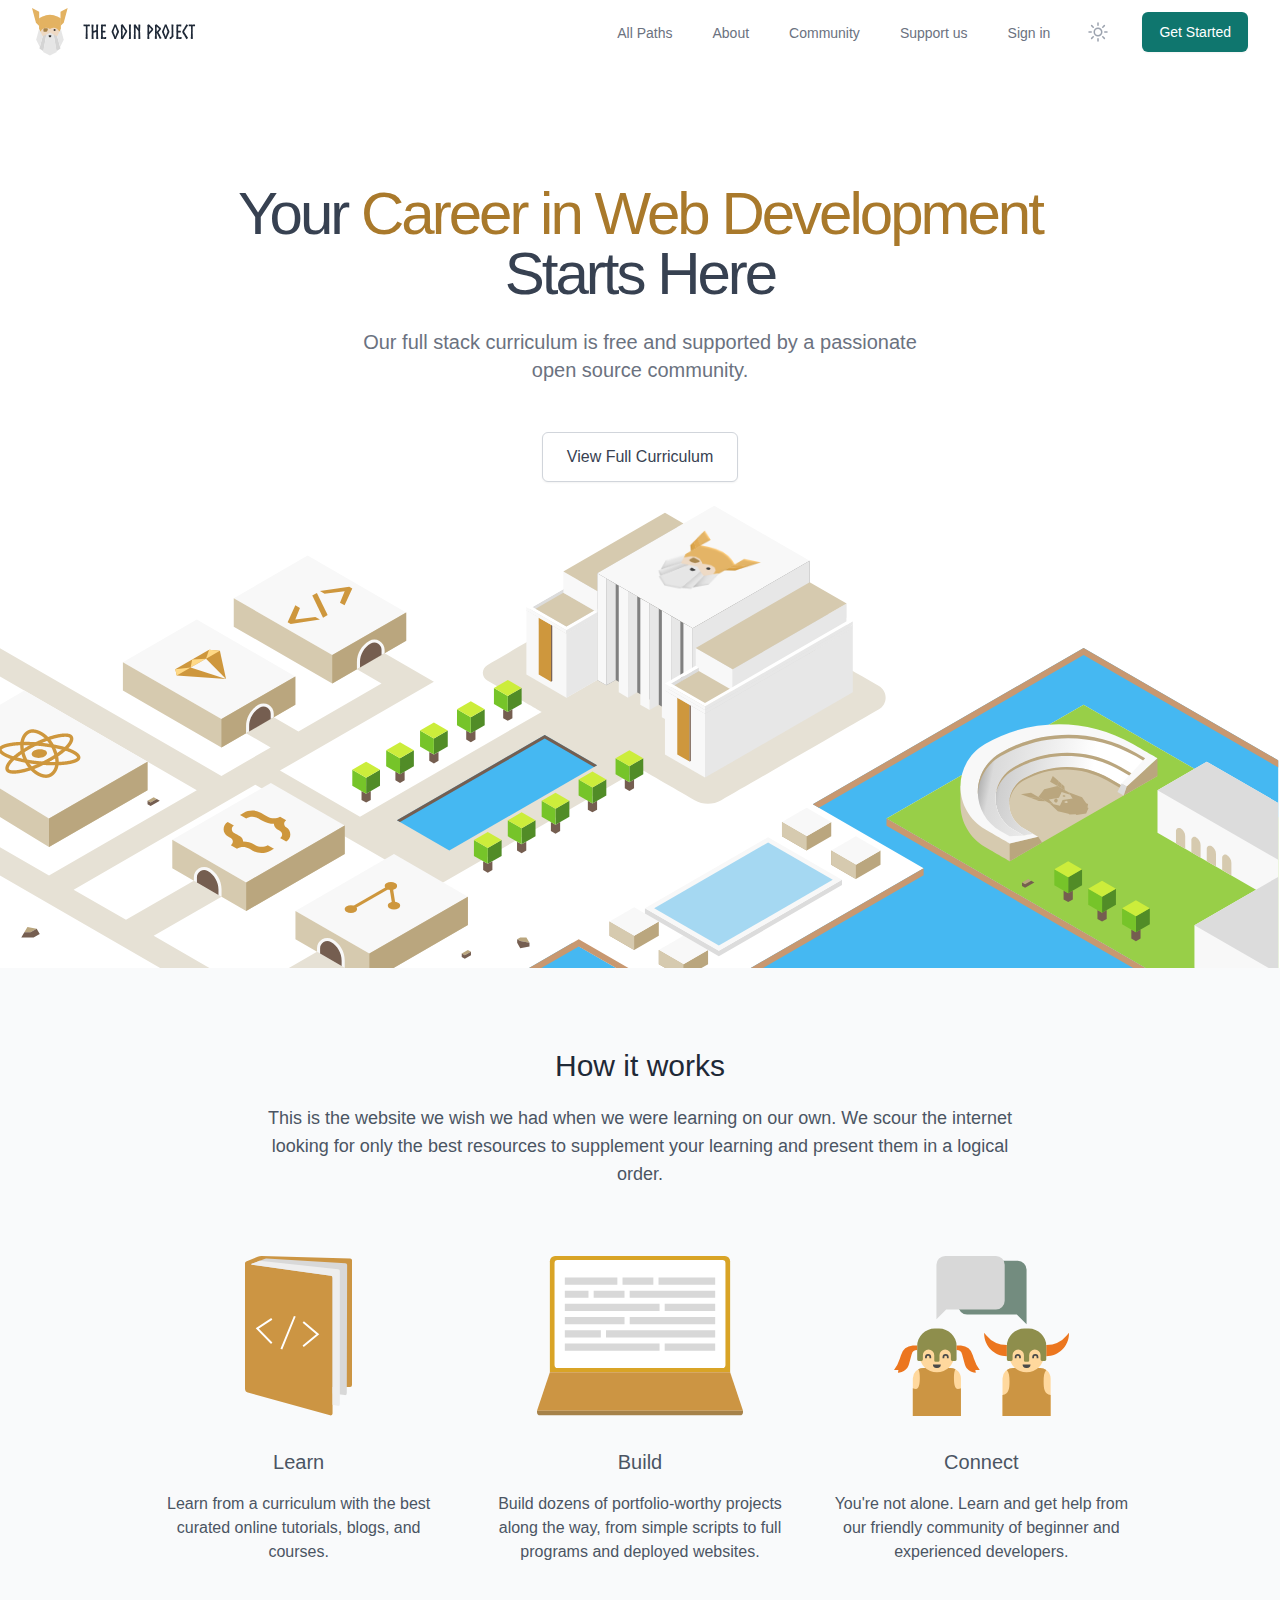
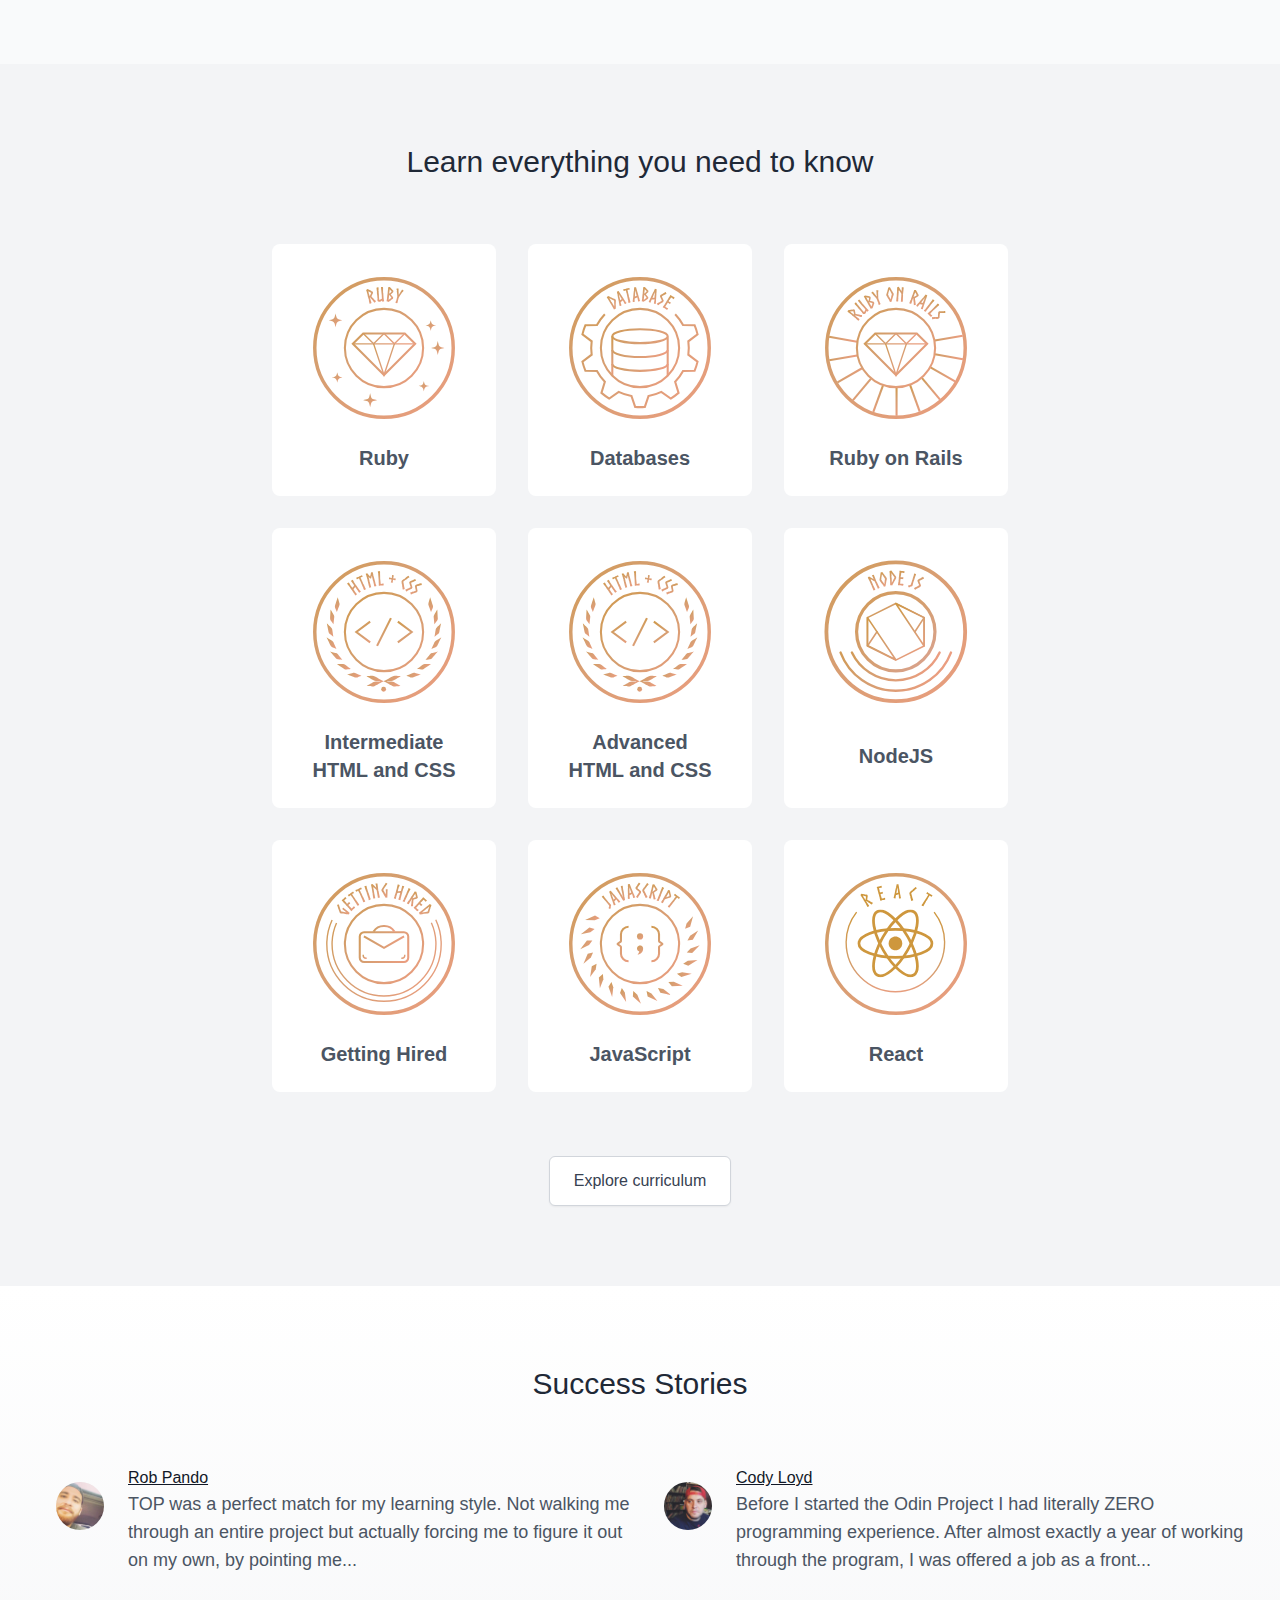
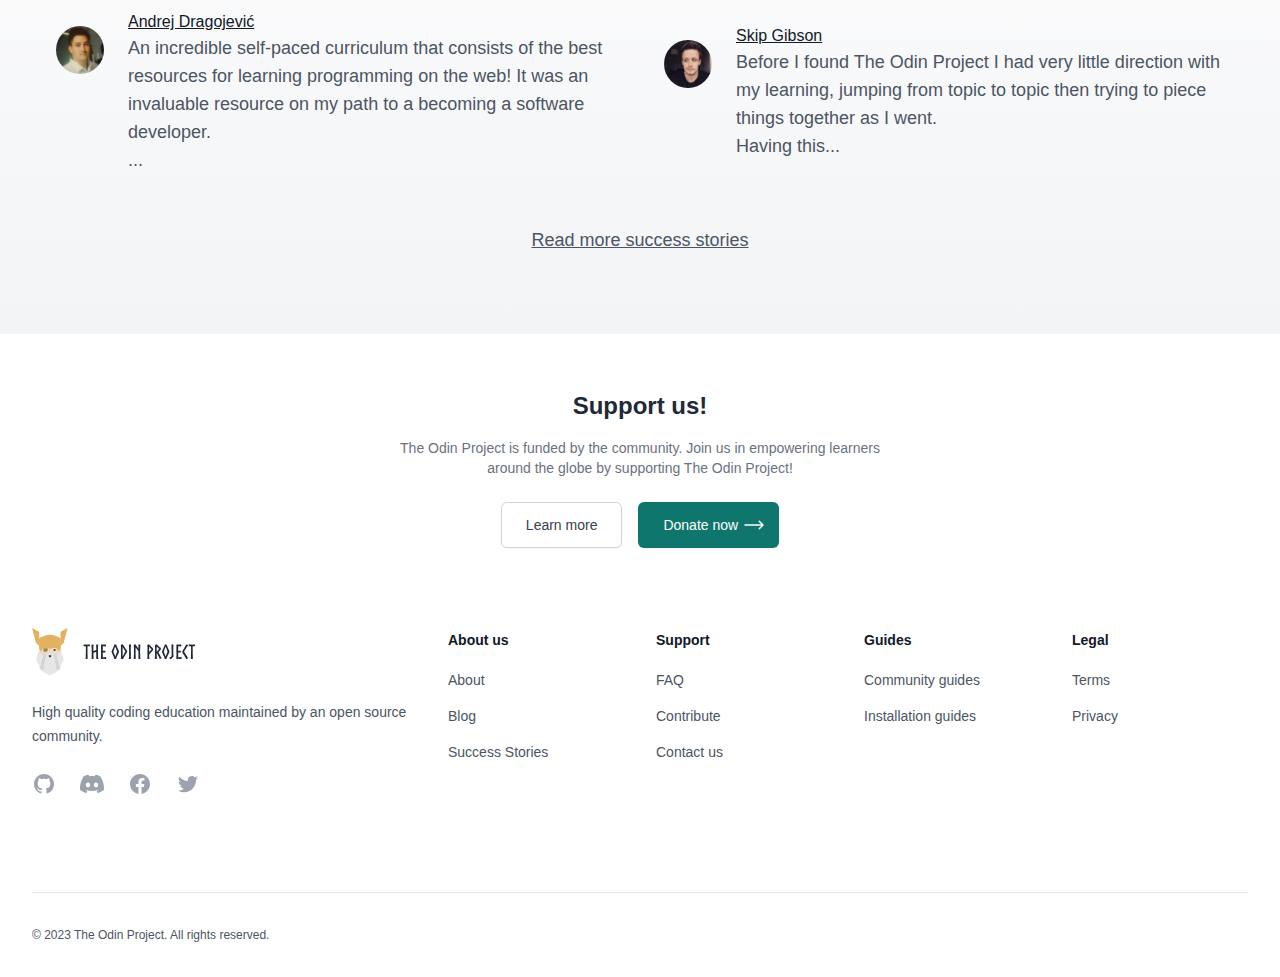
<file: image/Your Career in Web Development Starts Here _ The Odin Project.html>
<!DOCTYPE html>
<!-- saved from url=(0031)https://www.theodinproject.com/ -->
<html lang="en" id="root-element" class="light"><head><meta http-equiv="Content-Type" content="text/html; charset=UTF-8"><style type="text/css">.turbo-progress-bar {
  position: fixed;
  display: block;
  top: 0;
  left: 0;
  height: 3px;
  background: #0076ff;
  z-index: 2147483647;
  transition:
    width 300ms ease-out,
    opacity 150ms 150ms ease-in;
  transform: translate3d(0, 0, 0);
}
</style>
    <title>
      Your Career in Web Development Starts Here | The Odin Project
    </title>
    
    <meta http-equiv="X-UA-Compatible" content="IE=Edge,chrome=1">
<script type="text/javascript">window.NREUM||(NREUM={});NREUM.info={"beacon":"bam.nr-data.net","errorBeacon":"bam.nr-data.net","licenseKey":"17c82925e3","applicationID":"2418536","transactionName":"d1xcEEpcDg1RS05FQlVHWwdnQwMGUUpOXllZVg==","queueTime":3,"applicationTime":65,"agent":""}</script>
<script type="text/javascript">(window.NREUM||(NREUM={})).init={ajax:{deny_list:["bam.nr-data.net"]}};(window.NREUM||(NREUM={})).loader_config={licenseKey:"17c82925e3",applicationID:"2418536"};;/*! For license information please see nr-loader-rum-1.241.0.min.js.LICENSE.txt */
(()=>{"use strict";var e,t,n={5763:(e,t,n)=>{n.d(t,{P_:()=>g,Mt:()=>h,C5:()=>s,DL:()=>b,OP:()=>E,lF:()=>k,Yu:()=>w,Dg:()=>p,CX:()=>c,GE:()=>y,sU:()=>j});var r=n(8632),i=n(9567);const a={beacon:r.ce.beacon,errorBeacon:r.ce.errorBeacon,licenseKey:void 0,applicationID:void 0,sa:void 0,queueTime:void 0,applicationTime:void 0,ttGuid:void 0,user:void 0,account:void 0,product:void 0,extra:void 0,jsAttributes:{},userAttributes:void 0,atts:void 0,transactionName:void 0,tNamePlain:void 0},o={};function s(e){if(!e)throw new Error("All info objects require an agent identifier!");if(!o[e])throw new Error("Info for ".concat(e," was never set"));return o[e]}function c(e,t){if(!e)throw new Error("All info objects require an agent identifier!");o[e]=(0,i.D)(t,a),(0,r.Qy)(e,o[e],"info")}var u=n(7056);const d=()=>{const e={block_selector:"[data-nr-block]",mask_input_options:{password:!0}};return{proxy:{assets:void 0,beacon:void 0},privacy:{cookies_enabled:!0},ajax:{deny_list:void 0,block_internal:!0,enabled:!0,harvestTimeSeconds:10,autoStart:!0},distributed_tracing:{enabled:void 0,exclude_newrelic_header:void 0,cors_use_newrelic_header:void 0,cors_use_tracecontext_headers:void 0,allowed_origins:void 0},session:{domain:void 0,expiresMs:u.oD,inactiveMs:u.Hb},ssl:void 0,obfuscate:void 0,jserrors:{enabled:!0,harvestTimeSeconds:10,autoStart:!0},metrics:{enabled:!0,autoStart:!0},page_action:{enabled:!0,harvestTimeSeconds:30,autoStart:!0},page_view_event:{enabled:!0,autoStart:!0},page_view_timing:{enabled:!0,harvestTimeSeconds:30,long_task:!1,autoStart:!0},session_trace:{enabled:!0,harvestTimeSeconds:10,autoStart:!0},harvest:{tooManyRequestsDelay:60},session_replay:{autoStart:!0,enabled:!1,harvestTimeSeconds:60,sampling_rate:50,error_sampling_rate:50,mask_text_selector:"*",mask_all_inputs:!0,get block_class(){return"nr-block"},get ignore_class(){return"nr-ignore"},get mask_text_class(){return"nr-mask"},get block_selector(){return e.block_selector},set block_selector(t){e.block_selector+=",".concat(t)},get mask_input_options(){return e.mask_input_options},set mask_input_options(t){e.mask_input_options={...t,password:!0}}},spa:{enabled:!0,harvestTimeSeconds:10,autoStart:!0}}},l={},f="All configuration objects require an agent identifier!";function g(e){if(!e)throw new Error(f);if(!l[e])throw new Error("Configuration for ".concat(e," was never set"));return l[e]}function p(e,t){if(!e)throw new Error(f);l[e]=(0,i.D)(t,d()),(0,r.Qy)(e,l[e],"config")}function h(e,t){if(!e)throw new Error(f);var n=g(e);if(n){for(var r=t.split("."),i=0;i<r.length-1;i++)if("object"!=typeof(n=n[r[i]]))return;n=n[r[r.length-1]]}return n}const v={accountID:void 0,trustKey:void 0,agentID:void 0,licenseKey:void 0,applicationID:void 0,xpid:void 0},m={};function b(e){if(!e)throw new Error("All loader-config objects require an agent identifier!");if(!m[e])throw new Error("LoaderConfig for ".concat(e," was never set"));return m[e]}function y(e,t){if(!e)throw new Error("All loader-config objects require an agent identifier!");m[e]=(0,i.D)(t,v),(0,r.Qy)(e,m[e],"loader_config")}const w=(0,r.mF)().o;var A=n(385),x=n(6818);const _={buildEnv:x.Re,customTransaction:void 0,disabled:!1,distMethod:x.gF,isolatedBacklog:!1,loaderType:void 0,maxBytes:3e4,offset:Math.floor(A._A?.performance?.timeOrigin||A._A?.performance?.timing?.navigationStart||Date.now()),onerror:void 0,origin:""+A._A.location,ptid:void 0,releaseIds:{},session:void 0,xhrWrappable:"function"==typeof A._A.XMLHttpRequest?.prototype?.addEventListener,version:x.q4,denyList:void 0},D={};function E(e){if(!e)throw new Error("All runtime objects require an agent identifier!");if(!D[e])throw new Error("Runtime for ".concat(e," was never set"));return D[e]}function j(e,t){if(!e)throw new Error("All runtime objects require an agent identifier!");D[e]=(0,i.D)(t,_),(0,r.Qy)(e,D[e],"runtime")}function k(e){return function(e){try{const t=s(e);return!!t.licenseKey&&!!t.errorBeacon&&!!t.applicationID}catch(e){return!1}}(e)}},9567:(e,t,n)=>{n.d(t,{D:()=>i});var r=n(50);function i(e,t){try{if(!e||"object"!=typeof e)return(0,r.Z)("Setting a Configurable requires an object as input");if(!t||"object"!=typeof t)return(0,r.Z)("Setting a Configurable requires a model to set its initial properties");const n=Object.create(Object.getPrototypeOf(t),Object.getOwnPropertyDescriptors(t)),a=0===Object.keys(n).length?e:n;for(let o in a)if(void 0!==e[o])try{"object"==typeof e[o]&&"object"==typeof t[o]?n[o]=i(e[o],t[o]):n[o]=e[o]}catch(e){(0,r.Z)("An error occurred while setting a property of a Configurable",e)}return n}catch(e){(0,r.Z)("An error occured while setting a Configurable",e)}}},6818:(e,t,n)=>{n.d(t,{Re:()=>i,gF:()=>a,q4:()=>r});const r="1.241.0",i="PROD",a="CDN"},385:(e,t,n)=>{n.d(t,{Nk:()=>d,Tt:()=>s,_A:()=>a,cv:()=>l,iS:()=>o,il:()=>r,ux:()=>c,v6:()=>i,w1:()=>u});const r="undefined"!=typeof window&&!!window.document,i="undefined"!=typeof WorkerGlobalScope&&("undefined"!=typeof self&&self instanceof WorkerGlobalScope&&self.navigator instanceof WorkerNavigator||"undefined"!=typeof globalThis&&globalThis instanceof WorkerGlobalScope&&globalThis.navigator instanceof WorkerNavigator),a=r?window:"undefined"!=typeof WorkerGlobalScope&&("undefined"!=typeof self&&self instanceof WorkerGlobalScope&&self||"undefined"!=typeof globalThis&&globalThis instanceof WorkerGlobalScope&&globalThis),o=Boolean("hidden"===a?.document?.visibilityState),s=(a?.location,/iPad|iPhone|iPod/.test(a.navigator?.userAgent)),c=s&&"undefined"==typeof SharedWorker,u=((()=>{const e=a.navigator?.userAgent?.match(/Firefox[/\s](\d+\.\d+)/);Array.isArray(e)&&e.length>=2&&e[1]})(),Boolean(r&&window.document.documentMode)),d=!!a.navigator?.sendBeacon,l=Math.floor(a?.performance?.timeOrigin||a?.performance?.timing?.navigationStart||Date.now())},1117:(e,t,n)=>{n.d(t,{w:()=>a});var r=n(50);const i={agentIdentifier:"",ee:void 0};class a{constructor(e){try{if("object"!=typeof e)return(0,r.Z)("shared context requires an object as input");this.sharedContext={},Object.assign(this.sharedContext,i),Object.entries(e).forEach((e=>{let[t,n]=e;Object.keys(i).includes(t)&&(this.sharedContext[t]=n)}))}catch(e){(0,r.Z)("An error occured while setting SharedContext",e)}}}},8e3:(e,t,n)=>{n.d(t,{L:()=>d,R:()=>c});var r=n(8325),i=n(1284),a=n(4322),o=n(3325);const s={};function c(e,t){const n={staged:!1,priority:o.p[t]||0};u(e),s[e].get(t)||s[e].set(t,n)}function u(e){e&&(s[e]||(s[e]=new Map))}function d(){let e=arguments.length>0&&void 0!==arguments[0]?arguments[0]:"",t=arguments.length>1&&void 0!==arguments[1]?arguments[1]:"feature";if(u(e),!e||!s[e].get(t))return o(t);s[e].get(t).staged=!0;const n=[...s[e]];function o(t){const n=e?r.ee.get(e):r.ee,o=a.X.handlers;if(n.backlog&&o){var s=n.backlog[t],c=o[t];if(c){for(var u=0;s&&u<s.length;++u)l(s[u],c);(0,i.D)(c,(function(e,t){(0,i.D)(t,(function(t,n){n[0].on(e,n[1])}))}))}delete o[t],n.backlog[t]=null,n.emit("drain-"+t,[])}}n.every((e=>{let[t,n]=e;return n.staged}))&&(n.sort(((e,t)=>e[1].priority-t[1].priority)),n.forEach((t=>{let[n]=t;s[e].delete(n),o(n)})))}function l(e,t){var n=e[1];(0,i.D)(t[n],(function(t,n){var r=e[0];if(n[0]===r){var i=n[1],a=e[3],o=e[2];i.apply(a,o)}}))}},8325:(e,t,n)=>{n.d(t,{A:()=>c,ee:()=>u});var r=n(8632),i=n(2210),a=n(5763);class o{constructor(e){this.contextId=e}}var s=n(3117);const c="nr@context:".concat(s.a),u=function e(t,n){var r={},s={},d={},f=!1;try{f=16===n.length&&(0,a.OP)(n).isolatedBacklog}catch(e){}var g={on:h,addEventListener:h,removeEventListener:function(e,t){var n=r[e];if(!n)return;for(var i=0;i<n.length;i++)n[i]===t&&n.splice(i,1)},emit:function(e,n,r,i,a){!1!==a&&(a=!0);if(u.aborted&&!i)return;t&&a&&t.emit(e,n,r);for(var o=p(r),c=v(e),d=c.length,l=0;l<d;l++)c[l].apply(o,n);var f=b()[s[e]];f&&f.push([g,e,n,o]);return o},get:m,listeners:v,context:p,buffer:function(e,t){const n=b();if(t=t||"feature",g.aborted)return;Object.entries(e||{}).forEach((e=>{let[r,i]=e;s[i]=t,t in n||(n[t]=[])}))},abort:l,aborted:!1,isBuffering:function(e){return!!b()[s[e]]},debugId:n,backlog:f?{}:t&&"object"==typeof t.backlog?t.backlog:{}};return g;function p(e){return e&&e instanceof o?e:e?(0,i.X)(e,c,(()=>new o(c))):new o(c)}function h(e,t){r[e]=v(e).concat(t)}function v(e){return r[e]||[]}function m(t){return d[t]=d[t]||e(g,t)}function b(){return g.backlog}}(void 0,"globalEE"),d=(0,r.fP)();function l(){u.aborted=!0,u.backlog={}}d.ee||(d.ee=u)},5546:(e,t,n)=>{n.d(t,{E:()=>r,p:()=>i});var r=n(8325).ee.get("handle");function i(e,t,n,i,a){a?(a.buffer([e],i),a.emit(e,t,n)):(r.buffer([e],i),r.emit(e,t,n))}},4322:(e,t,n)=>{n.d(t,{X:()=>a});var r=n(5546);a.on=o;var i=a.handlers={};function a(e,t,n,a){o(a||r.E,i,e,t,n)}function o(e,t,n,i,a){a||(a="feature"),e||(e=r.E);var o=t[a]=t[a]||{};(o[n]=o[n]||[]).push([e,i])}},3239:(e,t,n)=>{n.d(t,{bP:()=>s,iz:()=>c,m$:()=>o});var r=n(385);let i=!1,a=!1;try{const e={get passive(){return i=!0,!1},get signal(){return a=!0,!1}};r._A.addEventListener("test",null,e),r._A.removeEventListener("test",null,e)}catch(e){}function o(e,t){return i||a?{capture:!!e,passive:i,signal:t}:!!e}function s(e,t){let n=arguments.length>2&&void 0!==arguments[2]&&arguments[2],r=arguments.length>3?arguments[3]:void 0;window.addEventListener(e,t,o(n,r))}function c(e,t){let n=arguments.length>2&&void 0!==arguments[2]&&arguments[2],r=arguments.length>3?arguments[3]:void 0;document.addEventListener(e,t,o(n,r))}},3117:(e,t,n)=>{n.d(t,{a:()=>r});const r=(0,n(4402).Rl)()},4402:(e,t,n)=>{n.d(t,{Rl:()=>o,ky:()=>s});var r=n(385);const i="xxxxxxxx-xxxx-4xxx-yxxx-xxxxxxxxxxxx";function a(e,t){return e?15&e[t]:16*Math.random()|0}function o(){const e=r._A?.crypto||r._A?.msCrypto;let t,n=0;return e&&e.getRandomValues&&(t=e.getRandomValues(new Uint8Array(31))),i.split("").map((e=>"x"===e?a(t,++n).toString(16):"y"===e?(3&a()|8).toString(16):e)).join("")}function s(e){const t=r._A?.crypto||r._A?.msCrypto;let n,i=0;t&&t.getRandomValues&&(n=t.getRandomValues(new Uint8Array(31)));const o=[];for(var s=0;s<e;s++)o.push(a(n,++i).toString(16));return o.join("")}},7056:(e,t,n)=>{n.d(t,{Bq:()=>r,Hb:()=>a,oD:()=>i});const r="NRBA",i=144e5,a=18e5},7894:(e,t,n)=>{function r(){return Math.round(performance.now())}n.d(t,{z:()=>r})},50:(e,t,n)=>{function r(e,t){"function"==typeof console.warn&&(console.warn("New Relic: ".concat(e)),t&&console.warn(t))}n.d(t,{Z:()=>r})},2587:(e,t,n)=>{n.d(t,{N:()=>c,T:()=>u});var r=n(8325),i=n(5546),a=n(3325);const o={stn:[a.D.sessionTrace],err:[a.D.jserrors,a.D.metrics],ins:[a.D.pageAction],spa:[a.D.spa],sr:[a.D.sessionReplay,a.D.sessionTrace]},s=new Set;function c(e,t){const n=r.ee.get(t);e&&"object"==typeof e&&(s.has(t)||Object.entries(e).forEach((e=>{let[t,r]=e;o[t]?o[t].forEach((e=>{r?(0,i.p)("feat-"+t,[],void 0,e,n):(0,i.p)("block-"+t,[],void 0,e,n),(0,i.p)("rumresp-"+t,[Boolean(r)],void 0,e,n)})):r&&(0,i.p)("feat-"+t,[],void 0,void 0,n),u[t]=Boolean(r)})),Object.keys(o).forEach((e=>{void 0===u[e]&&(o[e]?.forEach((t=>(0,i.p)("rumresp-"+e,[!1],void 0,t,n))),u[e]=!1)})),s.add(t))}const u={}},2210:(e,t,n)=>{n.d(t,{X:()=>i});var r=Object.prototype.hasOwnProperty;function i(e,t,n){if(r.call(e,t))return e[t];var i=n();if(Object.defineProperty&&Object.keys)try{return Object.defineProperty(e,t,{value:i,writable:!0,enumerable:!1}),i}catch(e){}return e[t]=i,i}},1284:(e,t,n)=>{n.d(t,{D:()=>r});const r=(e,t)=>Object.entries(e||{}).map((e=>{let[n,r]=e;return t(n,r)}))},4351:(e,t,n)=>{n.d(t,{P:()=>a});var r=n(8325);const i=()=>{const e=new WeakSet;return(t,n)=>{if("object"==typeof n&&null!==n){if(e.has(n))return;e.add(n)}return n}};function a(e){try{return JSON.stringify(e,i())}catch(e){try{r.ee.emit("internal-error",[e])}catch(e){}}}},3960:(e,t,n)=>{n.d(t,{K:()=>o,b:()=>a});var r=n(3239);function i(){return"undefined"==typeof document||"complete"===document.readyState}function a(e,t){if(i())return e();(0,r.bP)("load",e,t)}function o(e){if(i())return e();(0,r.iz)("DOMContentLoaded",e)}},8632:(e,t,n)=>{n.d(t,{EZ:()=>u,Qy:()=>c,ce:()=>a,fP:()=>o,gG:()=>d,mF:()=>s});var r=n(7894),i=n(385);const a={beacon:"bam.nr-data.net",errorBeacon:"bam.nr-data.net"};function o(){return i._A.NREUM||(i._A.NREUM={}),void 0===i._A.newrelic&&(i._A.newrelic=i._A.NREUM),i._A.NREUM}function s(){let e=o();return e.o||(e.o={ST:i._A.setTimeout,SI:i._A.setImmediate,CT:i._A.clearTimeout,XHR:i._A.XMLHttpRequest,REQ:i._A.Request,EV:i._A.Event,PR:i._A.Promise,MO:i._A.MutationObserver,FETCH:i._A.fetch}),e}function c(e,t,n){let i=o();const a=i.initializedAgents||{},s=a[e]||{};return Object.keys(s).length||(s.initializedAt={ms:(0,r.z)(),date:new Date}),i.initializedAgents={...a,[e]:{...s,[n]:t}},i}function u(e,t){o()[e]=t}function d(){return function(){let e=o();const t=e.info||{};e.info={beacon:a.beacon,errorBeacon:a.errorBeacon,...t}}(),function(){let e=o();const t=e.init||{};e.init={...t}}(),s(),function(){let e=o();const t=e.loader_config||{};e.loader_config={...t}}(),o()}},7956:(e,t,n)=>{n.d(t,{N:()=>i});var r=n(3239);function i(e){let t=arguments.length>1&&void 0!==arguments[1]&&arguments[1],n=arguments.length>2?arguments[2]:void 0,i=arguments.length>3?arguments[3]:void 0;(0,r.iz)("visibilitychange",(function(){if(t)return void("hidden"===document.visibilityState&&e());e(document.visibilityState)}),n,i)}},3081:(e,t,n)=>{n.d(t,{gF:()=>a,mY:()=>i,t9:()=>r,vz:()=>s,xS:()=>o});const r=n(3325).D.metrics,i="sm",a="cm",o="storeSupportabilityMetrics",s="storeEventMetrics"},7633:(e,t,n)=>{n.d(t,{t:()=>r});const r=n(3325).D.pageViewEvent},9251:(e,t,n)=>{n.d(t,{t:()=>r});const r=n(3325).D.pageViewTiming},5938:(e,t,n)=>{n.d(t,{W:()=>a});var r=n(5763),i=n(8325);class a{constructor(e,t,n){this.agentIdentifier=e,this.aggregator=t,this.ee=i.ee.get(e,(0,r.OP)(this.agentIdentifier).isolatedBacklog),this.featureName=n,this.blocked=!1}}},7530:(e,t,n)=>{n.d(t,{j:()=>b});var r=n(3325),i=n(5763),a=n(5546),o=n(8325),s=n(7894),c=n(8e3),u=n(3960),d=n(385),l=n(50),f=n(3081),g=n(8632);function p(){const e=(0,g.gG)();["setErrorHandler","finished","addToTrace","inlineHit","addRelease","addPageAction","setCurrentRouteName","setPageViewName","setCustomAttribute","interaction","noticeError","setUserId","setApplicationVersion","start"].forEach((t=>{e[t]=function(){for(var n=arguments.length,r=new Array(n),i=0;i<n;i++)r[i]=arguments[i];return function(t){for(var n=arguments.length,r=new Array(n>1?n-1:0),i=1;i<n;i++)r[i-1]=arguments[i];let a=[];return Object.values(e.initializedAgents).forEach((e=>{e.exposed&&e.api[t]&&a.push(e.api[t](...r))})),a.length>1?a:a[0]}(t,...r)}}))}var h=n(2587);const v=e=>{n.p=e};let m=!1;function b(e){let t=arguments.length>1&&void 0!==arguments[1]?arguments[1]:{},b=arguments.length>2?arguments[2]:void 0,y=arguments.length>3?arguments[3]:void 0,{init:w,info:A,loader_config:x,runtime:_={loaderType:b},exposed:D=!0}=t;const E=(0,g.gG)();A||(w=E.init,A=E.info,x=E.loader_config),(0,i.Dg)(e,w||{}),(0,i.GE)(e,x||{}),A.jsAttributes??={},d.v6&&(A.jsAttributes.isWorker=!0),(0,i.CX)(e,A);const j=(0,i.P_)(e),k=[A.beacon,A.errorBeacon];m||(m=!0,j.proxy.assets&&(v(j.proxy.assets+"/"),k.push(j.proxy.assets)),j.proxy.beacon&&k.push(j.proxy.beacon)),_.denyList=[...j.ajax.deny_list||[],...j.ajax.block_internal?k:[]],(0,i.sU)(e,_),p();const T=function(e,t){t||(0,c.R)(e,"api");const g={};var p=o.ee.get(e),h=p.get("tracer"),v="api-",m=v+"ixn-";function b(t,n,r,a){const o=(0,i.C5)(e);return null===n?delete o.jsAttributes[t]:(0,i.CX)(e,{...o,jsAttributes:{...o.jsAttributes,[t]:n}}),A(v,r,!0,a||null===n?"session":void 0)(t,n)}function y(){}["setErrorHandler","finished","addToTrace","inlineHit","addRelease"].forEach((e=>{g[e]=A(v,e,!0,"api")})),g.addPageAction=A(v,"addPageAction",!0,r.D.pageAction),g.setCurrentRouteName=A(v,"routeName",!0,r.D.spa),g.setPageViewName=function(t,n){if("string"==typeof t)return"/"!==t.charAt(0)&&(t="/"+t),(0,i.OP)(e).customTransaction=(n||"http://custom.transaction")+t,A(v,"setPageViewName",!0)()},g.setCustomAttribute=function(e,t){let n=arguments.length>2&&void 0!==arguments[2]&&arguments[2];if("string"==typeof e){if(["string","number"].includes(typeof t)||null===t)return b(e,t,"setCustomAttribute",n);(0,l.Z)("Failed to execute setCustomAttribute.\nNon-null value must be a string or number type, but a type of <".concat(typeof t,"> was provided."))}else(0,l.Z)("Failed to execute setCustomAttribute.\nName must be a string type, but a type of <".concat(typeof e,"> was provided."))},g.setUserId=function(e){if("string"==typeof e||null===e)return b("enduser.id",e,"setUserId",!0);(0,l.Z)("Failed to execute setUserId.\nNon-null value must be a string type, but a type of <".concat(typeof e,"> was provided."))},g.setApplicationVersion=function(e){if("string"==typeof e||null===e)return b("application.version",e,"setApplicationVersion",!1);(0,l.Z)("Failed to execute setApplicationVersion. Expected <String | null>, but got <".concat(typeof e,">."))},g.start=e=>{try{const t=e?"defined":"undefined";(0,a.p)(f.xS,["API/start/".concat(t,"/called")],void 0,r.D.metrics,p);const n=Object.values(r.D);if(void 0===e)e=n;else{if((e=Array.isArray(e)&&e.length?e:[e]).some((e=>!n.includes(e))))return(0,l.Z)("Invalid feature name supplied. Acceptable feature names are: ".concat(n));e.includes(r.D.pageViewEvent)||e.push(r.D.pageViewEvent)}e.forEach((e=>{p.emit("".concat(e,"-opt-in"))}))}catch(e){(0,l.Z)("An unexpected issue occurred",e)}},g.interaction=function(){return(new y).get()};var w=y.prototype={createTracer:function(e,t){var n={},i=this,o="function"==typeof t;return(0,a.p)(m+"tracer",[(0,s.z)(),e,n],i,r.D.spa,p),function(){if(h.emit((o?"":"no-")+"fn-start",[(0,s.z)(),i,o],n),o)try{return t.apply(this,arguments)}catch(e){throw h.emit("fn-err",[arguments,this,e],n),e}finally{h.emit("fn-end",[(0,s.z)()],n)}}}};function A(e,t,n,i){return function(){return(0,a.p)(f.xS,["API/"+t+"/called"],void 0,r.D.metrics,p),i&&(0,a.p)(e+t,[(0,s.z)(),...arguments],n?null:this,i,p),n?void 0:this}}function x(){n.e(75).then(n.bind(n,7438)).then((t=>{let{setAPI:n}=t;n(e),(0,c.L)(e,"api")})).catch((()=>(0,l.Z)("Downloading runtime APIs failed...")))}return["actionText","setName","setAttribute","save","ignore","onEnd","getContext","end","get"].forEach((e=>{w[e]=A(m,e,void 0,r.D.spa)})),g.noticeError=function(e,t){"string"==typeof e&&(e=new Error(e)),(0,a.p)(f.xS,["API/noticeError/called"],void 0,r.D.metrics,p),(0,a.p)("err",[e,(0,s.z)(),!1,t],void 0,r.D.jserrors,p)},d.il?(0,u.b)((()=>x()),!0):x(),g}(e,y);return(0,g.Qy)(e,T,"api"),(0,g.Qy)(e,D,"exposed"),(0,g.EZ)("activatedFeatures",h.T),T}},3325:(e,t,n)=>{n.d(t,{D:()=>r,p:()=>i});const r={ajax:"ajax",jserrors:"jserrors",metrics:"metrics",pageAction:"page_action",pageViewEvent:"page_view_event",pageViewTiming:"page_view_timing",sessionReplay:"session_replay",sessionTrace:"session_trace",spa:"spa"},i={[r.pageViewEvent]:1,[r.pageViewTiming]:2,[r.metrics]:3,[r.jserrors]:4,[r.ajax]:5,[r.sessionTrace]:6,[r.pageAction]:7,[r.spa]:8,[r.sessionReplay]:9}}},r={};function i(e){var t=r[e];if(void 0!==t)return t.exports;var a=r[e]={exports:{}};return n[e](a,a.exports,i),a.exports}i.m=n,i.d=(e,t)=>{for(var n in t)i.o(t,n)&&!i.o(e,n)&&Object.defineProperty(e,n,{enumerable:!0,get:t[n]})},i.f={},i.e=e=>Promise.all(Object.keys(i.f).reduce(((t,n)=>(i.f[n](e,t),t)),[])),i.u=e=>"nr-rum-1.241.0.min.js",i.o=(e,t)=>Object.prototype.hasOwnProperty.call(e,t),e={},t="NRBA-1.241.0.PROD:",i.l=(n,r,a,o)=>{if(e[n])e[n].push(r);else{var s,c;if(void 0!==a)for(var u=document.getElementsByTagName("script"),d=0;d<u.length;d++){var l=u[d];if(l.getAttribute("src")==n||l.getAttribute("data-webpack")==t+a){s=l;break}}s||(c=!0,(s=document.createElement("script")).charset="utf-8",s.timeout=120,i.nc&&s.setAttribute("nonce",i.nc),s.setAttribute("data-webpack",t+a),s.src=n),e[n]=[r];var f=(t,r)=>{s.onerror=s.onload=null,clearTimeout(g);var i=e[n];if(delete e[n],s.parentNode&&s.parentNode.removeChild(s),i&&i.forEach((e=>e(r))),t)return t(r)},g=setTimeout(f.bind(null,void 0,{type:"timeout",target:s}),12e4);s.onerror=f.bind(null,s.onerror),s.onload=f.bind(null,s.onload),c&&document.head.appendChild(s)}},i.r=e=>{"undefined"!=typeof Symbol&&Symbol.toStringTag&&Object.defineProperty(e,Symbol.toStringTag,{value:"Module"}),Object.defineProperty(e,"__esModule",{value:!0})},i.p="https://js-agent.newrelic.com/",(()=>{var e={50:0,832:0};i.f.j=(t,n)=>{var r=i.o(e,t)?e[t]:void 0;if(0!==r)if(r)n.push(r[2]);else{var a=new Promise(((n,i)=>r=e[t]=[n,i]));n.push(r[2]=a);var o=i.p+i.u(t),s=new Error;i.l(o,(n=>{if(i.o(e,t)&&(0!==(r=e[t])&&(e[t]=void 0),r)){var a=n&&("load"===n.type?"missing":n.type),o=n&&n.target&&n.target.src;s.message="Loading chunk "+t+" failed.\n("+a+": "+o+")",s.name="ChunkLoadError",s.type=a,s.request=o,r[1](s)}}),"chunk-"+t,t)}};var t=(t,n)=>{var r,a,[o,s,c]=n,u=0;if(o.some((t=>0!==e[t]))){for(r in s)i.o(s,r)&&(i.m[r]=s[r]);if(c)c(i)}for(t&&t(n);u<o.length;u++)a=o[u],i.o(e,a)&&e[a]&&e[a][0](),e[a]=0},n=self["webpackChunk:NRBA-1.241.0.PROD"]=self["webpackChunk:NRBA-1.241.0.PROD"]||[];n.forEach(t.bind(null,0)),n.push=t.bind(null,n.push.bind(n))})(),(()=>{var e=i(50);class t{addPageAction(t,n){(0,e.Z)("Call to agent api addPageAction failed. The session trace feature is not currently initialized.")}setPageViewName(t,n){(0,e.Z)("Call to agent api setPageViewName failed. The page view feature is not currently initialized.")}setCustomAttribute(t,n,r){(0,e.Z)("Call to agent api setCustomAttribute failed. The js errors feature is not currently initialized.")}noticeError(t,n){(0,e.Z)("Call to agent api noticeError failed. The js errors feature is not currently initialized.")}setUserId(t){(0,e.Z)("Call to agent api setUserId failed. The js errors feature is not currently initialized.")}setApplicationVersion(t){(0,e.Z)("Call to agent api setApplicationVersion failed. The agent is not currently initialized.")}setErrorHandler(t){(0,e.Z)("Call to agent api setErrorHandler failed. The js errors feature is not currently initialized.")}finished(t){(0,e.Z)("Call to agent api finished failed. The page action feature is not currently initialized.")}addRelease(t,n){(0,e.Z)("Call to agent api addRelease failed. The agent is not currently initialized.")}start(t){(0,e.Z)("Call to agent api addRelease failed. The agent is not currently initialized.")}}var n=i(3325),r=i(5763);const a=Object.values(n.D);function o(e){const t={};return a.forEach((n=>{t[n]=function(e,t){return!1!==(0,r.Mt)(t,"".concat(e,".enabled"))}(n,e)})),t}var s=i(7530);var c=i(8e3),u=i(5938),d=i(3960),l=i(385);class f extends u.W{constructor(e,t,n){let i=!(arguments.length>3&&void 0!==arguments[3])||arguments[3];super(e,t,n),this.auto=i,this.abortHandler=void 0,this.featAggregate=void 0,this.onAggregateImported=void 0,!1===(0,r.Mt)(this.agentIdentifier,"".concat(this.featureName,".autoStart"))&&(this.auto=!1),this.auto&&(0,c.R)(e,n)}importAggregator(){let t=arguments.length>0&&void 0!==arguments[0]?arguments[0]:{};if(this.featAggregate)return;if(!this.auto)return void this.ee.on("".concat(this.featureName,"-opt-in"),(()=>{(0,c.R)(this.agentIdentifier,this.featureName),this.auto=!0,this.importAggregator()}));const n=l.il&&!0===(0,r.Mt)(this.agentIdentifier,"privacy.cookies_enabled");let a;this.onAggregateImported=new Promise((e=>{a=e}));const o=async()=>{let r;try{if(n){const{setupAgentSession:e}=await i.e(75).then(i.bind(i,3228));r=e(this.agentIdentifier)}}catch(t){(0,e.Z)("A problem occurred when starting up session manager. This page will not start or extend any session.",t)}try{if(!this.shouldImportAgg(this.featureName,r))return(0,c.L)(this.agentIdentifier,this.featureName),void a(!1);const{lazyFeatureLoader:e}=await i.e(75).then(i.bind(i,8582)),{Aggregate:n}=await e(this.featureName,"aggregate");this.featAggregate=new n(this.agentIdentifier,this.aggregator,t),a(!0)}catch(t){(0,e.Z)("Downloading and initializing ".concat(this.featureName," failed..."),t),this.abortHandler?.(),a(!1)}};l.il?(0,d.b)((()=>o()),!0):o()}shouldImportAgg(e,t){return e!==n.D.sessionReplay||!!r.Yu.MO&&(!1!==(0,r.Mt)(this.agentIdentifier,"session_trace.enabled")&&(!!t?.isNew||!!t?.state.sessionReplay))}}var g=i(7633);class p extends f{static featureName=g.t;constructor(e,t){let n=!(arguments.length>2&&void 0!==arguments[2])||arguments[2];super(e,t,g.t,n),this.importAggregator()}}var h=i(1117),v=i(1284);class m extends h.w{constructor(e){super(e),this.aggregatedData={}}store(e,t,n,r,i){var a=this.getBucket(e,t,n,i);return a.metrics=function(e,t){t||(t={count:0});return t.count+=1,(0,v.D)(e,(function(e,n){t[e]=b(n,t[e])})),t}(r,a.metrics),a}merge(e,t,n,r,i){var a=this.getBucket(e,t,r,i);if(a.metrics){var o=a.metrics;o.count+=n.count,(0,v.D)(n,(function(e,t){if("count"!==e){var r=o[e],i=n[e];i&&!i.c?o[e]=b(i.t,r):o[e]=function(e,t){if(!t)return e;t.c||(t=y(t.t));return t.min=Math.min(e.min,t.min),t.max=Math.max(e.max,t.max),t.t+=e.t,t.sos+=e.sos,t.c+=e.c,t}(i,o[e])}}))}else a.metrics=n}storeMetric(e,t,n,r){var i=this.getBucket(e,t,n);return i.stats=b(r,i.stats),i}getBucket(e,t,n,r){this.aggregatedData[e]||(this.aggregatedData[e]={});var i=this.aggregatedData[e][t];return i||(i=this.aggregatedData[e][t]={params:n||{}},r&&(i.custom=r)),i}get(e,t){return t?this.aggregatedData[e]&&this.aggregatedData[e][t]:this.aggregatedData[e]}take(e){for(var t={},n="",r=!1,i=0;i<e.length;i++)t[n=e[i]]=w(this.aggregatedData[n]),t[n].length&&(r=!0),delete this.aggregatedData[n];return r?t:null}}function b(e,t){return null==e?function(e){e?e.c++:e={c:1};return e}(t):t?(t.c||(t=y(t.t)),t.c+=1,t.t+=e,t.sos+=e*e,e>t.max&&(t.max=e),e<t.min&&(t.min=e),t):{t:e}}function y(e){return{t:e,min:e,max:e,sos:e*e,c:1}}function w(e){return"object"!=typeof e?[]:(0,v.D)(e,A)}function A(e,t){return t}var x=i(8632),_=i(4402),D=i(4351);var E=i(5546),j=i(7956),k=i(3239),T=i(7894),N=i(9251);class S extends f{static featureName=N.t;constructor(e,t){let n=!(arguments.length>2&&void 0!==arguments[2])||arguments[2];super(e,t,N.t,n),l.il&&((0,j.N)((()=>(0,E.p)("docHidden",[(0,T.z)()],void 0,N.t,this.ee)),!0),(0,k.bP)("pagehide",(()=>(0,E.p)("winPagehide",[(0,T.z)()],void 0,N.t,this.ee))),this.importAggregator())}}var P=i(3081);class C extends f{static featureName=P.t9;constructor(e,t){let n=!(arguments.length>2&&void 0!==arguments[2])||arguments[2];super(e,t,P.t9,n),this.importAggregator()}}new class extends t{constructor(t){let n=arguments.length>1&&void 0!==arguments[1]?arguments[1]:(0,_.ky)(16);super(),l._A?(this.agentIdentifier=n,this.sharedAggregator=new m({agentIdentifier:this.agentIdentifier}),this.features={},this.desiredFeatures=new Set(t.features||[]),this.desiredFeatures.add(p),Object.assign(this,(0,s.j)(this.agentIdentifier,t,t.loaderType||"agent")),this.run()):(0,e.Z)("Failed to initial the agent. Could not determine the runtime environment.")}get config(){return{info:(0,r.C5)(this.agentIdentifier),init:(0,r.P_)(this.agentIdentifier),loader_config:(0,r.DL)(this.agentIdentifier),runtime:(0,r.OP)(this.agentIdentifier)}}run(){const t="features";try{const r=o(this.agentIdentifier),i=[...this.desiredFeatures];i.sort(((e,t)=>n.p[e.featureName]-n.p[t.featureName])),i.forEach((t=>{if(r[t.featureName]||t.featureName===n.D.pageViewEvent){const i=function(e){switch(e){case n.D.ajax:return[n.D.jserrors];case n.D.sessionTrace:return[n.D.ajax,n.D.pageViewEvent];case n.D.sessionReplay:return[n.D.sessionTrace];case n.D.pageViewTiming:return[n.D.pageViewEvent];default:return[]}}(t.featureName);i.every((e=>r[e]))||(0,e.Z)("".concat(t.featureName," is enabled but one or more dependent features has been disabled (").concat((0,D.P)(i),"). This may cause unintended consequences or missing data...")),this.features[t.featureName]=new t(this.agentIdentifier,this.sharedAggregator)}})),(0,x.Qy)(this.agentIdentifier,this.features,t)}catch(n){(0,e.Z)("Failed to initialize all enabled instrument classes (agent aborted) -",n);for(const e in this.features)this.features[e].abortHandler?.();const r=(0,x.fP)();return delete r.initializedAgents[this.agentIdentifier]?.api,delete r.initializedAgents[this.agentIdentifier]?.[t],delete this.sharedAggregator,r.ee?.abort(),delete r.ee?.get(this.agentIdentifier),!1}}addToTrace(t){(0,e.Z)("Call to agent api addToTrace failed. The page action feature is not currently initialized.")}setCurrentRouteName(t){(0,e.Z)("Call to agent api setCurrentRouteName failed. The spa feature is not currently initialized.")}interaction(){(0,e.Z)("Call to agent api interaction failed. The spa feature is not currently initialized.")}}({features:[p,S,C],loaderType:"lite"})})()})();</script>
    <meta name="viewport" content="width=device-width, initial-scale=1.0">
    <meta name="description" content="The Odin Project empowers aspiring web developers to learn together for free">
    <meta property="og:image" content="https://www.theodinproject.com/assets/og-logo-dc2c719e367496ffaee876882b3f62c9b139279824de6a6e16448398fa513f7a.png">
    <meta name="csrf-param" content="authenticity_token">
<meta name="csrf-token" content="ilkheTB8v6h6dIbc51RI00KUoi7528PCx78S0uS-EIQ4Bd5e4p3toWxZes6LG4NPtlY2vbmzeLuDcUTrUMwAqw">

    <link rel="apple-touch-icon" sizes="180x180" href="https://www.theodinproject.com/apple-touch-icon.png">
    <link rel="icon" type="image/png" href="https://www.theodinproject.com/favicon-32x32.png" sizes="32x32">
    <link rel="icon" type="image/png" href="https://www.theodinproject.com/favicon-16x16.png" sizes="16x16">
    <link rel="manifest" href="https://www.theodinproject.com/manifest.json">
    <link rel="mask-icon" href="https://www.theodinproject.com/safari-pinned-tab.svg" color="#5bbad5">

    <link rel="preconnect" href="https://fonts.googleapis.com/">
    <link rel="preconnect" href="https://fonts.gstatic.com/" crossorigin="">
    <link href="./Your Career in Web Development Starts Here _ The Odin Project_files/css2" rel="stylesheet">

    <link rel="stylesheet" href="./Your Career in Web Development Starts Here _ The Odin Project_files/899.css" data-turbo-track="reload">
<link rel="stylesheet" href="./Your Career in Web Development Starts Here _ The Odin Project_files/899-dfb90bbf.css" data-turbo-track="reload">
    <link rel="stylesheet" href="./Your Career in Web Development Starts Here _ The Odin Project_files/application-15bcb2492096c76d154a2f58fe4e5bae662e232f7a9a9896d6eb78892c1e4647.css" media="all" data-turbo-track="reload">

    <script src="./Your Career in Web Development Starts Here _ The Odin Project_files/runtime-30693750c6bffc2066ac.js" data-turbo-track="reload" defer="defer"></script>
<script src="./Your Career in Web Development Starts Here _ The Odin Project_files/149-dcb041653bdfe57194a4.js" data-turbo-track="reload" defer="defer"></script>
<script src="./Your Career in Web Development Starts Here _ The Odin Project_files/error_tracking-b82373cabf5692eb7e50.js" data-turbo-track="reload" defer="defer"></script>
<script src="./Your Career in Web Development Starts Here _ The Odin Project_files/899-3d7177c02c2275c512dc.js" data-turbo-track="reload" defer="defer"></script>
<script src="./Your Career in Web Development Starts Here _ The Odin Project_files/application-f107d42fc27ebf9f11e6.js" data-turbo-track="reload" defer="defer"></script>
    
  <script defer="" data-turbo-eval="false" src="./Your Career in Web Development Starts Here _ The Odin Project_files/beacon.min.js" data-cf-beacon="{&quot;token&quot;: &quot;031c5e68316544eb9f1a2118163c1cfd&quot;}">
  </script>

  </head>

  <body class="h-full bg-gray-50 text-gray-600 dark:bg-gray-900 dark:text-gray-300">
    
    <div data-controller="visibility" data-visibility-target="content" data-visibility-visible-value="false" class="fixed inset-0 flex z-40 hidden lg:hidden off-canvas-menu" role="dialog" aria-modal="true">

  <div data-visibility-target="content" data-action="click-&gt;visibility#off" class="fixed inset-0 bg-gray-600 bg-opacity-75 dark:bg-black dark:bg-opacity-60 hidden" aria-hidden="true" data-transition-enter="transition-opacity ease-linear duration-200" data-transition-enter-start="transform opacity-0" data-transition-enter-end="transform opacity-100" data-transition-leave="transition-opacity ease-linear duration-200" data-transition-leave-start="transform opacity-100" data-transition-leave-end="transform opacity-0">
  </div>

    <div data-visibility-target="content" class="relative flex-1 flex flex-col max-w-xs w-full bg-white focus:outline-none hidden dark:bg-gray-800" data-transition-enter="transition ease-in-out duration-200 transform" data-transition-enter-start="-translate-x-full" data-transition-enter-end="translate-x-0" data-transition-leave="transition ease-in-out duration-200 transform" data-transition-leave-start="translate-x-0" data-transition-leave-end="-translate-x-full">

      <div data-visibility-target="content" class="absolute top-2 right-2 -mr-12 pt-3 hidden" data-transition-enter="transition ease-in-out duration-200" data-transition-enter-start="transform opacity-0" data-transition-enter-end="transform opacity-100" data-transition-leave="transition ease-in duration-200" data-transition-leave-start="transform opacity-100" data-transition-leave-end="transform opacity-0">
        <button type="button" data-action="click-&gt;visibility#off" class="ml-1 flex items-center justify-center h-10 w-10 rounded-full focus:outline-none focus:ring-2 focus:ring-inset focus:ring-white">
          <span class="sr-only">Close sidebar</span>
          <svg class="h-6 w-6 text-white" xmlns="http://www.w3.org/2000/svg" fill="none" viewBox="0 0 24 24" stroke="currentColor" aria-hidden="true">
            <path stroke-linecap="round" stroke-linejoin="round" stroke-width="2" d="M6 18L18 6M6 6l12 12"></path>
          </svg>
        </button>
      </div>

      <div class="flex-1 h-0 pt-3 pb-4 overflow-y-auto">
        <div class="flex-shrink-0 flex items-center px-4">
          <a aria-label="Return back home" href="https://www.theodinproject.com/">
  <svg xmlns="http://www.w3.org/2000/svg" width="205" height="59" viewBox="0 0 205 59" fill="none" role="img" aria-labelledby="agb1ddj2f8tgqto71eyjmpwolnhmi35j" class="h-12 w-auto text-gray-800 dark:text-gray-300"><title id="agb1ddj2f8tgqto71eyjmpwolnhmi35j">Odin Logo</title>
  <path fill-rule="evenodd" clip-rule="evenodd" d="M8.68945 34.7331L13.1482 19.2902H30.9833L35.442 34.7331H8.68945Z" fill="#EED9C3"></path>
  <ellipse cx="27.7849" cy="27.1223" rx="1.26005" ry="1.24284" fill="#353535"></ellipse>
  <path fill-rule="evenodd" clip-rule="evenodd" d="M19.446 25.7092C19.446 25.2752 19.0891 24.9233 18.6493 24.9233C17.638 24.9233 15.9034 24.9233 14.8922 24.9233C14.4523 24.9233 14.0955 25.2752 14.0955 25.7092C14.0955 26.3856 14.0955 27.3716 14.0955 28.1426C14.0955 28.7935 14.6305 29.3212 15.2902 29.3212C15.6995 29.3212 16.1763 29.3212 16.6578 29.3212C17.3973 29.3212 18.1062 29.0314 18.6295 28.5155C19.1522 28.0001 19.446 27.3004 19.446 26.5712C19.446 26.2585 19.446 25.9621 19.446 25.7092Z" fill="#A78347"></path>
  <path fill-rule="evenodd" clip-rule="evenodd" d="M35.0004 4.5308L43.8517 0L39.0002 18L35.0002 22L35.0004 4.5308Z" fill="#E3B261"></path>
  <path fill-rule="evenodd" clip-rule="evenodd" d="M8.8514 4.5308L0.000132561 0L4.85156 18L8.85156 22L8.8514 4.5308Z" fill="#E3B261"></path>
  <path fill-rule="evenodd" clip-rule="evenodd" d="M35.442 12.7438C35.442 12.7438 28.7539 8.34589 22.0657 8.34589C15.3776 8.34589 8.68945 12.7438 8.68945 12.7438V25.9373L10.473 29.4556C11.7527 24.5929 17.5445 22.5672 21.576 25.5723L22.0657 25.9373L22.5554 25.5723C26.587 22.5672 32.3788 24.5929 33.6585 29.4556L35.442 25.9373V12.7438Z" fill="#E3B261"></path>
  <path fill-rule="evenodd" clip-rule="evenodd" d="M17.6068 32.5341L14.0398 53.2041L9.12134 49.6858L13.148 34.7331L17.6068 32.5341Z" fill="#D4D4D4"></path>
  <path fill-rule="evenodd" clip-rule="evenodd" d="M26.5243 32.5341L30.0913 53.2041L35.0098 49.6858L30.9831 34.7331L26.5243 32.5341Z" fill="#D5D5D5"></path>
  <path fill-rule="evenodd" clip-rule="evenodd" d="M8.68933 25.9373L5.12231 39.1309L9.58108 47.9267L13.1481 34.7331L8.68933 25.9373Z" fill="#E6E6E6"></path>
  <path fill-rule="evenodd" clip-rule="evenodd" d="M35.4418 25.9373L39.0088 39.1309L34.55 47.9267L30.983 34.7331L35.4418 25.9373Z" fill="#E6E6E6"></path>
  <path fill-rule="evenodd" clip-rule="evenodd" d="M17.6069 32.5341L13.594 54.0837L22.0656 58.4815L30.5373 54.0837L26.5244 32.5341L22.3983 30.4992L22.0656 30.3352L17.6069 32.5341Z" fill="#E6E6E6"></path>
  <path fill-rule="evenodd" clip-rule="evenodd" d="M23.6636 33.4137H20.5425C20.5425 33.4137 20.5425 33.9348 20.5425 34.514C20.5425 34.9222 20.707 35.3131 20.9995 35.6016C21.292 35.8901 21.6884 36.0524 22.1022 36.0524C22.1026 36.0524 22.1035 36.0524 22.1039 36.0524C22.5177 36.0524 22.9141 35.8901 23.2066 35.6016C23.4991 35.3131 23.6636 34.9222 23.6636 34.514C23.6636 33.9348 23.6636 33.4137 23.6636 33.4137Z" fill="#353535"></path>
  <path d="M68.808 20.384L67.704 20.456C67.368 20.456 67.056 20.456 66.696 20.432C66.504 20.432 66.288 20.6 66.144 20.6L65.688 20.408L63.36 20.288L63.288 22.256L63.576 22.544L65.04 22.496C65.112 22.496 65.256 22.472 65.424 22.424L65.544 22.304L66.072 22.376L66.216 23.36L66.12 24.896L66.264 26.024L66.144 30.92L66.024 34.304L66.24 34.544L65.88 36.056V37.904L67.152 38.096L67.824 37.976L68.52 37.592L68.328 35.888V31.376L68.04 30.92L68.064 30.896L68.28 29.456L68.256 27.608V27.2C68.256 27.032 68.232 26.816 68.232 26.624C68.208 26.48 68.208 25.88 68.208 25.664L68.256 23.888L68.16 23.36L68.304 22.352H69.048L69.768 22.4L70.008 22.472H71.088L71.16 21.344L71.016 20.336L68.808 20.384ZM73.2638 33.992L73.3118 35.504L73.6478 35.864L73.2638 36.32L73.1918 37.928L74.7038 38.072L75.6878 38.024L75.7118 37.136L75.6398 36.056L75.4958 34.784L75.5198 34.712L75.6398 30.536L77.5118 29.744H77.5358L78.9278 29.432L78.9038 29.864L78.9758 30.2L78.9278 33.896L79.2878 34.28L79.0478 34.496L78.8798 37.184L79.1918 38.024H80.5838L81.4718 37.976L81.4238 36.656L81.2558 36.056L81.2078 32.984L81.1598 28.688L81.1118 28.208L81.0398 27.128L81.1598 24.872L80.9438 24.176L81.1838 23.864L81.2078 22.952V22.976L81.3518 21.608L81.4238 20.408L80.0558 20.36L79.1678 20.336L78.8078 21.032L78.9278 21.992L78.9758 24.152L79.0478 26.336L78.9518 26.984L78.6878 27.104L78.2318 27.32L77.2478 27.752L77.0318 28.016L76.6478 27.872L75.6398 28.232L75.5918 28.256L75.3758 25.928L75.4718 24.344L75.2078 24.128L75.4958 23.672L75.6158 22.208L75.7118 20.48L73.6478 20.216L73.0718 20.6L73.2398 22.088L73.1678 22.568L73.2398 24.152L73.4078 25.64L73.3118 27.992L73.4798 30.704L73.2638 33.992ZM90.8258 22.616L90.8738 21.272L90.8498 20.336L88.4738 20.36L87.5378 20.552L87.2018 20.36H85.8338L84.7058 20.504L84.8258 22.208L85.0898 22.52L84.8258 22.928L84.8498 24.152L84.8258 26.024V27.8L84.7538 28.688L84.9458 31.064L84.8498 31.256L84.8738 32.552V33.104L85.0898 33.392L84.8018 34.016L84.7778 35.12L84.8018 35.384L84.6578 37.016L84.7778 38L86.5778 38.024L86.7698 37.904H87.6098L88.9778 38.048L90.5618 38.072L91.1138 37.832L91.2098 36.944L91.2578 35.744L90.0578 35.72L89.4578 35.912L87.5378 35.936L87.3458 35.888L87.1298 35.84L87.0818 33.512L87.0578 33.464L87.1298 33.248L86.9858 32.552L87.0818 30.08H87.4658L88.9778 30.128L90.1538 30.176L90.2018 29.192L90.3458 28.472L90.0338 27.872L88.8098 27.992L87.8738 28.04L86.9858 27.992L86.9378 27.056L86.6978 26.864L86.9618 26.432L87.0818 25.712V23.336L87.1298 22.736V22.472H87.3458L88.6658 22.52L89.0498 22.448L89.1218 22.424L89.6978 22.616H90.8258ZM102.331 20.312L102.115 20.336H101.227L101.179 20.504L101.035 21.224L100.939 21.368L99.6429 24.608L99.7629 24.872L99.3309 25.184L98.0349 28.328L97.8429 28.448L97.8909 29.96L98.4669 31.184L99.3309 33.224L100.051 34.712H100.315L100.243 35.12L101.083 37.208L101.107 38L103.291 38.024L103.339 37.76L103.627 36.992L104.923 33.92L105.475 32.768L105.499 32.384L105.691 32.144L106.867 29.768L106.939 28.448L106.123 26.672L105.475 25.232H105.235L105.115 24.584L103.891 21.584L103.411 20.264L102.331 20.312ZM102.379 34.952L101.323 32.192L100.843 31.208L100.363 30.872L100.603 30.584L100.387 29.888L100.075 29.096L100.051 28.808L100.843 26.744L100.675 26.36L101.011 26.264L102.331 22.784L102.475 23.24L103.027 24.704L103.459 24.968L103.243 25.256L104.179 27.68L104.467 28.496L104.659 29.096L103.483 31.976L103.507 32.408H103.531L103.243 32.696L102.475 35.216L102.379 34.952ZM113.227 35.72L114.067 34.016L116.539 30.224L116.971 29.504L116.947 27.752L116.515 27.2L116.539 27.248L114.715 24.824L114.091 23.72L113.251 22.88L112.987 22.088L111.499 20.048L110.227 20.432L109.195 20.744L109.219 21.632L109.291 22.88L109.531 23.192L109.291 23.648L109.315 29.936L109.459 30.872L109.315 36.248V36.224L109.267 37.832L110.827 38.048L111.619 38.264L113.227 35.72ZM111.451 26.744L111.379 23.264L111.523 23.432L113.899 27.248L114.379 27.632L114.475 28.208L114.907 28.856L114.475 29.552L113.683 30.872L112.675 32.816L112.867 33.032L112.435 33.248L111.379 34.952L111.355 35L111.379 33.704L111.475 28.952L111.091 27.824L111.451 26.744ZM119.431 27.56L119.359 28.88L119.287 29.624V34.112V34.976L119.575 35.384L119.287 35.864L118.951 38L120.055 38.024L120.559 38.048L121.615 37.712L121.639 36.824L121.591 36.368L121.543 36.008V29.36L121.279 29.192L121.495 28.688L121.447 28.088L121.351 27.152L121.423 25.928L121.495 22.784L121.615 22.184L121.735 20.432L120.175 20.336L119.047 20.408L119.167 21.608L119.383 21.728L119.191 22.16L119.263 26.96L119.431 27.56ZM133.115 35.888V35.12L132.947 29.864L132.683 29.072L132.875 28.064L133.115 22.16L133.163 20.528L132.179 20.36L130.787 20.384V22.304L131.027 22.64L130.787 23.384V25.448L129.995 24.152L129.803 24.056L129.203 23.096L127.043 20.12L125.147 20.648V21.896L125.243 24.392L125.339 25.76L125.243 30.752L125.459 31.232L125.267 31.928L125.123 35.336V35.744L125.195 35.96L125.027 37.88L126.059 38.072L127.475 38.024L127.523 36.488L127.451 36.152L127.475 33.656L127.259 32.744L127.379 31.88L127.427 26.408L127.139 26.096L127.115 26.048L127.451 25.184V23.888L128.075 24.752L129.059 26.12L129.755 26.96L130.091 27.488L130.427 27.848L130.811 28.496L130.835 30.992L130.907 31.448L130.835 31.568L130.811 33.872L130.835 36.152L130.811 38.024L131.627 38.072L132.947 38.048L133.259 37.232L133.115 35.888ZM147.393 28.76L148.161 28.016L148.905 27.104L148.953 25.448L146.457 22.808L145.953 22.64L145.857 22.232L143.697 20L142.929 20.288L141.777 20.792L141.825 22.4L141.945 23.384V27.32L141.897 27.44L141.873 33.44L142.161 33.752L141.945 34.496L141.681 37.928L143.073 38.072L144.273 38L144.129 35.024L143.745 34.688L144.129 34.112L144.081 32.456L144.297 32.216L145.905 30.392L147.393 28.76ZM144.105 27.128L143.841 26.648L144.081 25.904L144.057 24.752L144.081 23.048L145.473 24.608L145.689 24.752L145.857 25.088L146.889 26.24L146.505 26.792L146.265 27.392L146.001 27.32L144.801 28.736L144.105 29.48V27.128ZM153.466 30.608L154.426 32.552L154.642 33.104L155.53 34.784L155.818 34.928L155.794 35.336L156.634 37.256L157.21 38.192L159.154 37.112L159.178 36.416L158.386 35.576L157.954 34.664V34.688L157.618 33.992L157.474 33.92V33.608L156.514 31.976C156.346 31.736 156.202 31.616 156.01 31.4V30.992C155.866 30.704 155.578 30.296 155.41 29.96L156.082 29.048L156.49 28.544L157.258 27.632L158.362 26.288L158.53 24.848L157.378 23.792C157.354 23.792 156.97 23.912 156.946 23.888L156.802 23.288L152.986 19.976L151.09 20.744L151.186 22.808L151.306 27.392L151.114 27.872L151.162 29.12L151.258 31.928V32.864L151.474 33.176L151.114 34.112L150.97 37.928L152.554 38.072L153.514 37.688L153.49 35.696L153.418 35.48L153.346 33.08L153.322 30.464L153.466 30.608ZM153.37 28.352L153.274 26.216L153.226 25.952L153.178 25.808L153.082 25.376L153.274 24.92V24.68L153.322 22.832L155.53 25.016L155.698 25.136L156.178 25.736L155.914 26.072C155.602 26.504 155.026 27.248 154.69 27.656L153.49 29.144L153.322 29.24L153.37 28.352ZM164.323 20.312L164.107 20.336H163.219L163.171 20.504L163.027 21.224L162.931 21.368L161.635 24.608L161.755 24.872L161.323 25.184L160.027 28.328L159.835 28.448L159.883 29.96L160.459 31.184L161.323 33.224L162.043 34.712H162.307L162.235 35.12L163.075 37.208L163.099 38L165.283 38.024L165.331 37.76L165.619 36.992L166.915 33.92L167.467 32.768L167.491 32.384L167.683 32.144L168.859 29.768L168.931 28.448L168.115 26.672L167.467 25.232H167.227L167.107 24.584L165.883 21.584L165.403 20.264L164.323 20.312ZM164.371 34.952L163.315 32.192L162.835 31.208L162.355 30.872L162.595 30.584L162.379 29.888L162.067 29.096L162.043 28.808L162.835 26.744L162.667 26.36L163.003 26.264L164.323 22.784L164.467 23.24L165.019 24.704L165.451 24.968L165.235 25.256L166.171 27.68L166.459 28.496L166.651 29.096L165.475 31.976L165.499 32.408H165.523L165.235 32.696L164.467 35.216L164.371 34.952ZM171.71 27.608L171.59 28.928L171.614 30.416L171.638 30.752V31.688L171.542 34.304L171.59 34.52L171.23 35.024L170.174 35.72L169.118 36.152V37.4L170.438 38.384L172.214 36.944L172.19 36.464L172.838 36.368L173.606 35.696L173.99 35.024L173.702 30.896L173.51 30.176L173.774 29.984L173.678 23.288L173.966 21.176L173.654 20.336L171.374 20.384V21.728L171.806 21.968L171.494 22.352L171.566 26.408L171.71 27.608ZM183.502 22.616L183.55 21.272L183.526 20.336L181.15 20.36L180.214 20.552L179.878 20.36H178.51L177.382 20.504L177.502 22.208L177.766 22.52L177.502 22.928L177.526 24.152L177.502 26.024V27.8L177.43 28.688L177.622 31.064L177.526 31.256L177.55 32.552V33.104L177.766 33.392L177.478 34.016L177.454 35.12L177.478 35.384L177.334 37.016L177.454 38L179.254 38.024L179.446 37.904H180.286L181.654 38.048L183.238 38.072L183.79 37.832L183.886 36.944L183.934 35.744L182.734 35.72L182.134 35.912L180.214 35.936L180.022 35.888L179.806 35.84L179.758 33.512L179.734 33.464L179.806 33.248L179.662 32.552L179.758 30.08H180.142L181.654 30.128L182.83 30.176L182.878 29.192L183.022 28.472L182.71 27.872L181.486 27.992L180.55 28.04L179.662 27.992L179.614 27.056L179.374 26.864L179.638 26.432L179.758 25.712V23.336L179.806 22.736V22.472H180.022L181.342 22.52L181.726 22.448L181.798 22.424L182.374 22.616H183.502ZM185.362 30.896L186.226 32.456L187.33 33.488L187.138 33.92L188.962 36.752L189.01 37.04L189.826 38.312L190.642 37.784L191.89 36.752L191.338 35.864L190.09 34.232L188.986 32.36L188.098 30.992L187.882 30.512L187.546 30.176L187.306 29.72L186.946 29.024L187.258 28.448L187.714 27.632L188.506 26.384L189.946 24.248L190.066 23.6L190.474 23.336L191.146 22.4L191.818 21.2L190.018 20L189.178 20.984L189.154 21.176L187.81 23.384V23.48L187.21 24.44V25.016L186.346 25.856L184.786 28.496L184.81 30.032L185.362 30.896ZM198.12 20.384L197.016 20.456C196.68 20.456 196.368 20.456 196.008 20.432C195.816 20.432 195.6 20.6 195.456 20.6L195 20.408L192.672 20.288L192.6 22.256L192.888 22.544L194.352 22.496C194.424 22.496 194.568 22.472 194.736 22.424L194.856 22.304L195.384 22.376L195.528 23.36L195.432 24.896L195.576 26.024L195.456 30.92L195.336 34.304L195.552 34.544L195.192 36.056V37.904L196.464 38.096L197.136 37.976L197.832 37.592L197.64 35.888V31.376L197.352 30.92L197.376 30.896L197.592 29.456L197.568 27.608V27.2C197.568 27.032 197.544 26.816 197.544 26.624C197.52 26.48 197.52 25.88 197.52 25.664L197.568 23.888L197.472 23.36L197.616 22.352H198.36L199.08 22.4L199.32 22.472H200.4L200.472 21.344L200.328 20.336L198.12 20.384Z" fill="currentColor"></path>
</svg>

</a>
        </div>
        <nav aria-label="Sidebar" class="mt-3">
          <div class="px-2 space-y-1">
                <a class="text-gray-600 hover:bg-gray-50 hover:text-gray-900 group flex items-center px-2 py-2 text-base font-medium dark:text-gray-300 dark:hover:text-gray-200 dark:hover:bg-gray-700/60 bg-gray-100 text-gray-900 dark:bg-gray-700/60 dark:text-gray-3  00" data-test-id="nav-home" data-turbo-method="get" href="https://www.theodinproject.com/">
    <svg xmlns="http://www.w3.org/2000/svg" fill="none" viewBox="0 0 24 24" stroke-width="1.5" stroke="currentColor" class="w-6 h-6 text-gray-400 group-hover:text-gray-500 dark:text-gray-200 dark:group-hover:text-gray-200 mr-4 h-6 w-6" role="img" aria-labelledby="akyn4ruu7w5a52ax0a4i7mhj2w2yf8ti"><title id="akyn4ruu7w5a52ax0a4i7mhj2w2yf8ti">Home icon</title>
  <path stroke-linecap="round" stroke-linejoin="round" d="M2.25 12l8.954-8.955c.44-.439 1.152-.439 1.591 0L21.75 12M4.5 9.75v10.125c0 .621.504 1.125 1.125 1.125H9.75v-4.875c0-.621.504-1.125 1.125-1.125h2.25c.621 0 1.125.504 1.125 1.125V21h4.125c.621 0 1.125-.504 1.125-1.125V9.75M8.25 21h8.25"></path>
</svg>

    Home
</a>
                <a class="text-gray-600 hover:bg-gray-50 hover:text-gray-900 group flex items-center px-2 py-2 text-base font-medium dark:text-gray-300 dark:hover:text-gray-200 dark:hover:bg-gray-700/60 " data-test-id="nav-all-paths" data-turbo-method="get" href="https://www.theodinproject.com/paths">
    <svg xmlns="http://www.w3.org/2000/svg" fill="none" viewBox="0 0 24 24" stroke-width="1.5" stroke="currentColor" class="w-6 h-6 text-gray-400 group-hover:text-gray-500 dark:text-gray-200 dark:group-hover:text-gray-200 mr-4 h-6 w-6" role="img" aria-labelledby="am4xh6aqp72ojvr35m14h6t0mnki0bbm"><title id="am4xh6aqp72ojvr35m14h6t0mnki0bbm">All Paths icon</title>
  <path stroke-linecap="round" stroke-linejoin="round" d="M9 6.75V15m6-6v8.25m.503 3.498l4.875-2.437c.381-.19.622-.58.622-1.006V4.82c0-.836-.88-1.38-1.628-1.006l-3.869 1.934c-.317.159-.69.159-1.006 0L9.503 3.252a1.125 1.125 0 00-1.006 0L3.622 5.689C3.24 5.88 3 6.27 3 6.695V19.18c0 .836.88 1.38 1.628 1.006l3.869-1.934c.317-.159.69-.159 1.006 0l4.994 2.497c.317.158.69.158 1.006 0z"></path>
</svg>

    All Paths
</a>
                <a class="text-gray-600 hover:bg-gray-50 hover:text-gray-900 group flex items-center px-2 py-2 text-base font-medium dark:text-gray-300 dark:hover:text-gray-200 dark:hover:bg-gray-700/60 " data-test-id="nav-about" data-turbo-method="get" href="https://www.theodinproject.com/about">
    <svg xmlns="http://www.w3.org/2000/svg" fill="none" viewBox="0 0 24 24" stroke-width="1.5" stroke="currentColor" class="w-6 h-6 text-gray-400 group-hover:text-gray-500 dark:text-gray-200 dark:group-hover:text-gray-200 mr-4 h-6 w-6" role="img" aria-labelledby="ag7lowbg5xwm9koedad1d86muxyd95dh"><title id="ag7lowbg5xwm9koedad1d86muxyd95dh">About icon</title>
  <path stroke-linecap="round" stroke-linejoin="round" d="M11.25 11.25l.041-.02a.75.75 0 011.063.852l-.708 2.836a.75.75 0 001.063.853l.041-.021M21 12a9 9 0 11-18 0 9 9 0 0118 0zm-9-3.75h.008v.008H12V8.25z"></path>
</svg>

    About
</a>
                <a class="text-gray-600 hover:bg-gray-50 hover:text-gray-900 group flex items-center px-2 py-2 text-base font-medium dark:text-gray-300 dark:hover:text-gray-200 dark:hover:bg-gray-700/60 " data-test-id="nav-support-us" data-turbo-method="get" href="https://www.theodinproject.com/support_us">
    <svg xmlns="http://www.w3.org/2000/svg" fill="none" viewBox="0 0 24 24" stroke-width="1.5" stroke="currentColor" class="w-6 h-6 text-gray-400 group-hover:text-gray-500 dark:text-gray-200 dark:group-hover:text-gray-200 mr-4 h-6 w-6" role="img" aria-labelledby="a4y6byvwj4xnyg01z0kr8tvkzjz8mia6"><title id="a4y6byvwj4xnyg01z0kr8tvkzjz8mia6">Support Us icon</title>
  <path stroke-linecap="round" stroke-linejoin="round" d="M21 8.25c0-2.485-2.099-4.5-4.688-4.5-1.935 0-3.597 1.126-4.312 2.733-.715-1.607-2.377-2.733-4.313-2.733C5.1 3.75 3 5.765 3 8.25c0 7.22 9 12 9 12s9-4.78 9-12z"></path>
</svg>

    Support Us
</a>
                <a class="text-gray-600 hover:bg-gray-50 hover:text-gray-900 group flex items-center px-2 py-2 text-base font-medium dark:text-gray-300 dark:hover:text-gray-200 dark:hover:bg-gray-700/60 " data-test-id="nav-community" data-turbo-method="get" href="https://discord.gg/fbFCkYabZB">
    <svg xmlns="http://www.w3.org/2000/svg" fill="none" viewBox="0 0 24 24" stroke-width="1.5" stroke="currentColor" class="w-6 h-6 text-gray-400 group-hover:text-gray-500 dark:text-gray-200 dark:group-hover:text-gray-200 mr-4 h-6 w-6" role="img" aria-labelledby="a9obooh8l0kt3vf9au8joz2kxjhet8h7"><title id="a9obooh8l0kt3vf9au8joz2kxjhet8h7">Community icon</title>
  <path stroke-linecap="round" stroke-linejoin="round" d="M20.25 8.511c.884.284 1.5 1.128 1.5 2.097v4.286c0 1.136-.847 2.1-1.98 2.193-.34.027-.68.052-1.02.072v3.091l-3-3c-1.354 0-2.694-.055-4.02-.163a2.115 2.115 0 01-.825-.242m9.345-8.334a2.126 2.126 0 00-.476-.095 48.64 48.64 0 00-8.048 0c-1.131.094-1.976 1.057-1.976 2.192v4.286c0 .837.46 1.58 1.155 1.951m9.345-8.334V6.637c0-1.621-1.152-3.026-2.76-3.235A48.455 48.455 0 0011.25 3c-2.115 0-4.198.137-6.24.402-1.608.209-2.76 1.614-2.76 3.235v6.226c0 1.621 1.152 3.026 2.76 3.235.577.075 1.157.14 1.74.194V21l4.155-4.155"></path>
</svg>

    Community
</a>
          </div>
          <hr class="border-t border-gray-200 my-4" aria-hidden="true">
          <div class="px-2 space-y-1">
                <a class="text-gray-600 hover:bg-gray-50 hover:text-gray-900 group flex items-center px-2 py-2 text-base font-medium dark:text-gray-300 dark:hover:text-gray-200 dark:hover:bg-gray-700/60 " data-test-id="nav-sign-up" data-turbo-method="get" href="https://www.theodinproject.com/sign_up">
    <svg xmlns="http://www.w3.org/2000/svg" fill="none" viewBox="0 0 24 24" stroke-width="1.5" stroke="currentColor" class="w-6 h-6 text-gray-400 group-hover:text-gray-500 dark:text-gray-200 dark:group-hover:text-gray-200 mr-4 h-6 w-6" role="img" aria-labelledby="a6bv4c3eqk01qhv385i2kf1ada8n88fy"><title id="a6bv4c3eqk01qhv385i2kf1ada8n88fy">Get started icon</title>
  <path stroke-linecap="round" stroke-linejoin="round" d="M15.59 14.37a6 6 0 01-5.84 7.38v-4.8m5.84-2.58a14.98 14.98 0 006.16-12.12A14.98 14.98 0 009.631 8.41m5.96 5.96a14.926 14.926 0 01-5.841 2.58m-.119-8.54a6 6 0 00-7.381 5.84h4.8m2.581-5.84a14.927 14.927 0 00-2.58 5.84m2.699 2.7c-.103.021-.207.041-.311.06a15.09 15.09 0 01-2.448-2.448 14.9 14.9 0 01.06-.312m-2.24 2.39a4.493 4.493 0 00-1.757 4.306 4.493 4.493 0 004.306-1.758M16.5 9a1.5 1.5 0 11-3 0 1.5 1.5 0 013 0z"></path>
</svg>

    Get started
</a>
              <turbo-frame id="theme_switcher_mobile">
                <a class="text-gray-700 group flex items-center text-sm dark:text-gray-300 text-gray-600 hover:bg-gray-50 hover:text-gray-900 text-base font-medium py-2 px-2 dark:hover:bg-gray-700/60 dark:hover:text-gray-200" data-turbo-method="put" href="https://www.theodinproject.com/themes?theme=dark">
  <svg xmlns="http://www.w3.org/2000/svg" fill="none" viewBox="0 0 24 24" stroke-width="1.5" stroke="currentColor" class="w-6 h-6 h-5 w-5 text-gray-400 group-hover:text-gray-500 dark:text-gray-300 dark:group-hover:text-gray-300 mr-4 h-6 w-6" role="img" aria-labelledby="a4k4w39wym5dn328j48yxhv48u4p4tj3"><title id="a4k4w39wym5dn328j48yxhv48u4p4tj3">theme icon</title>
  <path stroke-linecap="round" stroke-linejoin="round" d="M12 3v2.25m6.364.386l-1.591 1.591M21 12h-2.25m-.386 6.364l-1.591-1.591M12 18.75V21m-4.773-4.227l-1.591 1.591M5.25 12H3m4.227-4.773L5.636 5.636M15.75 12a3.75 3.75 0 11-7.5 0 3.75 3.75 0 017.5 0z"></path>
</svg>

  Light mode
</a>
</turbo-frame>                <a class="text-gray-600 hover:bg-gray-50 hover:text-gray-900 group flex items-center px-2 py-2 text-base font-medium dark:text-gray-300 dark:hover:text-gray-200 dark:hover:bg-gray-700/60 " data-test-id="nav-sign-in" data-turbo-method="get" href="https://www.theodinproject.com/sign_in">
    <svg xmlns="http://www.w3.org/2000/svg" fill="none" viewBox="0 0 24 24" stroke-width="1.5" stroke="currentColor" class="w-6 h-6 text-gray-400 group-hover:text-gray-500 dark:text-gray-200 dark:group-hover:text-gray-200 mr-4 h-6 w-6" role="img" aria-labelledby="a2zzxvau4pkv2jat08jhjjuylhfmc53a"><title id="a2zzxvau4pkv2jat08jhjjuylhfmc53a">Sign in icon</title>
  <path stroke-linecap="round" stroke-linejoin="round" d="M15.75 9V5.25A2.25 2.25 0 0013.5 3h-6a2.25 2.25 0 00-2.25 2.25v13.5A2.25 2.25 0 007.5 21h6a2.25 2.25 0 002.25-2.25V15M12 9l-3 3m0 0l3 3m-3-3h12.75"></path>
</svg>

    Sign in
</a>
          </div>
        </nav>
      </div>
    </div>

    <div class="flex-shrink-0 w-14" aria-hidden="true">
      <!-- Force sidebar to shrink to fit close icon -->
    </div>
  </div>


<nav class="border-gray-200 bg-white dark:bg-gray-900 dark:border-gray-800 ">
  <div class="max-w-7xl mx-auto px-4 sm:px-6 lg:px-8 py-2">
    <div class="flex justify-between">
      <div class="flex">
        <div class="flex-shrink-0 flex items-center">
          <a class="logo" aria-label="Return back home" href="https://www.theodinproject.com/">
            <img alt="Odin Logo" class="block lg:hidden h-12 w-auto" src="./Your Career in Web Development Starts Here _ The Odin Project_files/odin-icon-a34029cd84a741be4da27758dafd7d7ac3729021adea3e0701e310d91e5c1d04.svg">
</a>
          <a aria-label="Return back home" href="https://www.theodinproject.com/">
  <svg xmlns="http://www.w3.org/2000/svg" width="205" height="59" viewBox="0 0 205 59" fill="none" role="img" aria-labelledby="a19dj88ymgg2rqeckwis0zi1ald0a9el" class="hidden lg:block h-12 w-auto text-gray-800 dark:text-gray-300"><title id="a19dj88ymgg2rqeckwis0zi1ald0a9el">Odin Logo</title>
  <path fill-rule="evenodd" clip-rule="evenodd" d="M8.68945 34.7331L13.1482 19.2902H30.9833L35.442 34.7331H8.68945Z" fill="#EED9C3"></path>
  <ellipse cx="27.7849" cy="27.1223" rx="1.26005" ry="1.24284" fill="#353535"></ellipse>
  <path fill-rule="evenodd" clip-rule="evenodd" d="M19.446 25.7092C19.446 25.2752 19.0891 24.9233 18.6493 24.9233C17.638 24.9233 15.9034 24.9233 14.8922 24.9233C14.4523 24.9233 14.0955 25.2752 14.0955 25.7092C14.0955 26.3856 14.0955 27.3716 14.0955 28.1426C14.0955 28.7935 14.6305 29.3212 15.2902 29.3212C15.6995 29.3212 16.1763 29.3212 16.6578 29.3212C17.3973 29.3212 18.1062 29.0314 18.6295 28.5155C19.1522 28.0001 19.446 27.3004 19.446 26.5712C19.446 26.2585 19.446 25.9621 19.446 25.7092Z" fill="#A78347"></path>
  <path fill-rule="evenodd" clip-rule="evenodd" d="M35.0004 4.5308L43.8517 0L39.0002 18L35.0002 22L35.0004 4.5308Z" fill="#E3B261"></path>
  <path fill-rule="evenodd" clip-rule="evenodd" d="M8.8514 4.5308L0.000132561 0L4.85156 18L8.85156 22L8.8514 4.5308Z" fill="#E3B261"></path>
  <path fill-rule="evenodd" clip-rule="evenodd" d="M35.442 12.7438C35.442 12.7438 28.7539 8.34589 22.0657 8.34589C15.3776 8.34589 8.68945 12.7438 8.68945 12.7438V25.9373L10.473 29.4556C11.7527 24.5929 17.5445 22.5672 21.576 25.5723L22.0657 25.9373L22.5554 25.5723C26.587 22.5672 32.3788 24.5929 33.6585 29.4556L35.442 25.9373V12.7438Z" fill="#E3B261"></path>
  <path fill-rule="evenodd" clip-rule="evenodd" d="M17.6068 32.5341L14.0398 53.2041L9.12134 49.6858L13.148 34.7331L17.6068 32.5341Z" fill="#D4D4D4"></path>
  <path fill-rule="evenodd" clip-rule="evenodd" d="M26.5243 32.5341L30.0913 53.2041L35.0098 49.6858L30.9831 34.7331L26.5243 32.5341Z" fill="#D5D5D5"></path>
  <path fill-rule="evenodd" clip-rule="evenodd" d="M8.68933 25.9373L5.12231 39.1309L9.58108 47.9267L13.1481 34.7331L8.68933 25.9373Z" fill="#E6E6E6"></path>
  <path fill-rule="evenodd" clip-rule="evenodd" d="M35.4418 25.9373L39.0088 39.1309L34.55 47.9267L30.983 34.7331L35.4418 25.9373Z" fill="#E6E6E6"></path>
  <path fill-rule="evenodd" clip-rule="evenodd" d="M17.6069 32.5341L13.594 54.0837L22.0656 58.4815L30.5373 54.0837L26.5244 32.5341L22.3983 30.4992L22.0656 30.3352L17.6069 32.5341Z" fill="#E6E6E6"></path>
  <path fill-rule="evenodd" clip-rule="evenodd" d="M23.6636 33.4137H20.5425C20.5425 33.4137 20.5425 33.9348 20.5425 34.514C20.5425 34.9222 20.707 35.3131 20.9995 35.6016C21.292 35.8901 21.6884 36.0524 22.1022 36.0524C22.1026 36.0524 22.1035 36.0524 22.1039 36.0524C22.5177 36.0524 22.9141 35.8901 23.2066 35.6016C23.4991 35.3131 23.6636 34.9222 23.6636 34.514C23.6636 33.9348 23.6636 33.4137 23.6636 33.4137Z" fill="#353535"></path>
  <path d="M68.808 20.384L67.704 20.456C67.368 20.456 67.056 20.456 66.696 20.432C66.504 20.432 66.288 20.6 66.144 20.6L65.688 20.408L63.36 20.288L63.288 22.256L63.576 22.544L65.04 22.496C65.112 22.496 65.256 22.472 65.424 22.424L65.544 22.304L66.072 22.376L66.216 23.36L66.12 24.896L66.264 26.024L66.144 30.92L66.024 34.304L66.24 34.544L65.88 36.056V37.904L67.152 38.096L67.824 37.976L68.52 37.592L68.328 35.888V31.376L68.04 30.92L68.064 30.896L68.28 29.456L68.256 27.608V27.2C68.256 27.032 68.232 26.816 68.232 26.624C68.208 26.48 68.208 25.88 68.208 25.664L68.256 23.888L68.16 23.36L68.304 22.352H69.048L69.768 22.4L70.008 22.472H71.088L71.16 21.344L71.016 20.336L68.808 20.384ZM73.2638 33.992L73.3118 35.504L73.6478 35.864L73.2638 36.32L73.1918 37.928L74.7038 38.072L75.6878 38.024L75.7118 37.136L75.6398 36.056L75.4958 34.784L75.5198 34.712L75.6398 30.536L77.5118 29.744H77.5358L78.9278 29.432L78.9038 29.864L78.9758 30.2L78.9278 33.896L79.2878 34.28L79.0478 34.496L78.8798 37.184L79.1918 38.024H80.5838L81.4718 37.976L81.4238 36.656L81.2558 36.056L81.2078 32.984L81.1598 28.688L81.1118 28.208L81.0398 27.128L81.1598 24.872L80.9438 24.176L81.1838 23.864L81.2078 22.952V22.976L81.3518 21.608L81.4238 20.408L80.0558 20.36L79.1678 20.336L78.8078 21.032L78.9278 21.992L78.9758 24.152L79.0478 26.336L78.9518 26.984L78.6878 27.104L78.2318 27.32L77.2478 27.752L77.0318 28.016L76.6478 27.872L75.6398 28.232L75.5918 28.256L75.3758 25.928L75.4718 24.344L75.2078 24.128L75.4958 23.672L75.6158 22.208L75.7118 20.48L73.6478 20.216L73.0718 20.6L73.2398 22.088L73.1678 22.568L73.2398 24.152L73.4078 25.64L73.3118 27.992L73.4798 30.704L73.2638 33.992ZM90.8258 22.616L90.8738 21.272L90.8498 20.336L88.4738 20.36L87.5378 20.552L87.2018 20.36H85.8338L84.7058 20.504L84.8258 22.208L85.0898 22.52L84.8258 22.928L84.8498 24.152L84.8258 26.024V27.8L84.7538 28.688L84.9458 31.064L84.8498 31.256L84.8738 32.552V33.104L85.0898 33.392L84.8018 34.016L84.7778 35.12L84.8018 35.384L84.6578 37.016L84.7778 38L86.5778 38.024L86.7698 37.904H87.6098L88.9778 38.048L90.5618 38.072L91.1138 37.832L91.2098 36.944L91.2578 35.744L90.0578 35.72L89.4578 35.912L87.5378 35.936L87.3458 35.888L87.1298 35.84L87.0818 33.512L87.0578 33.464L87.1298 33.248L86.9858 32.552L87.0818 30.08H87.4658L88.9778 30.128L90.1538 30.176L90.2018 29.192L90.3458 28.472L90.0338 27.872L88.8098 27.992L87.8738 28.04L86.9858 27.992L86.9378 27.056L86.6978 26.864L86.9618 26.432L87.0818 25.712V23.336L87.1298 22.736V22.472H87.3458L88.6658 22.52L89.0498 22.448L89.1218 22.424L89.6978 22.616H90.8258ZM102.331 20.312L102.115 20.336H101.227L101.179 20.504L101.035 21.224L100.939 21.368L99.6429 24.608L99.7629 24.872L99.3309 25.184L98.0349 28.328L97.8429 28.448L97.8909 29.96L98.4669 31.184L99.3309 33.224L100.051 34.712H100.315L100.243 35.12L101.083 37.208L101.107 38L103.291 38.024L103.339 37.76L103.627 36.992L104.923 33.92L105.475 32.768L105.499 32.384L105.691 32.144L106.867 29.768L106.939 28.448L106.123 26.672L105.475 25.232H105.235L105.115 24.584L103.891 21.584L103.411 20.264L102.331 20.312ZM102.379 34.952L101.323 32.192L100.843 31.208L100.363 30.872L100.603 30.584L100.387 29.888L100.075 29.096L100.051 28.808L100.843 26.744L100.675 26.36L101.011 26.264L102.331 22.784L102.475 23.24L103.027 24.704L103.459 24.968L103.243 25.256L104.179 27.68L104.467 28.496L104.659 29.096L103.483 31.976L103.507 32.408H103.531L103.243 32.696L102.475 35.216L102.379 34.952ZM113.227 35.72L114.067 34.016L116.539 30.224L116.971 29.504L116.947 27.752L116.515 27.2L116.539 27.248L114.715 24.824L114.091 23.72L113.251 22.88L112.987 22.088L111.499 20.048L110.227 20.432L109.195 20.744L109.219 21.632L109.291 22.88L109.531 23.192L109.291 23.648L109.315 29.936L109.459 30.872L109.315 36.248V36.224L109.267 37.832L110.827 38.048L111.619 38.264L113.227 35.72ZM111.451 26.744L111.379 23.264L111.523 23.432L113.899 27.248L114.379 27.632L114.475 28.208L114.907 28.856L114.475 29.552L113.683 30.872L112.675 32.816L112.867 33.032L112.435 33.248L111.379 34.952L111.355 35L111.379 33.704L111.475 28.952L111.091 27.824L111.451 26.744ZM119.431 27.56L119.359 28.88L119.287 29.624V34.112V34.976L119.575 35.384L119.287 35.864L118.951 38L120.055 38.024L120.559 38.048L121.615 37.712L121.639 36.824L121.591 36.368L121.543 36.008V29.36L121.279 29.192L121.495 28.688L121.447 28.088L121.351 27.152L121.423 25.928L121.495 22.784L121.615 22.184L121.735 20.432L120.175 20.336L119.047 20.408L119.167 21.608L119.383 21.728L119.191 22.16L119.263 26.96L119.431 27.56ZM133.115 35.888V35.12L132.947 29.864L132.683 29.072L132.875 28.064L133.115 22.16L133.163 20.528L132.179 20.36L130.787 20.384V22.304L131.027 22.64L130.787 23.384V25.448L129.995 24.152L129.803 24.056L129.203 23.096L127.043 20.12L125.147 20.648V21.896L125.243 24.392L125.339 25.76L125.243 30.752L125.459 31.232L125.267 31.928L125.123 35.336V35.744L125.195 35.96L125.027 37.88L126.059 38.072L127.475 38.024L127.523 36.488L127.451 36.152L127.475 33.656L127.259 32.744L127.379 31.88L127.427 26.408L127.139 26.096L127.115 26.048L127.451 25.184V23.888L128.075 24.752L129.059 26.12L129.755 26.96L130.091 27.488L130.427 27.848L130.811 28.496L130.835 30.992L130.907 31.448L130.835 31.568L130.811 33.872L130.835 36.152L130.811 38.024L131.627 38.072L132.947 38.048L133.259 37.232L133.115 35.888ZM147.393 28.76L148.161 28.016L148.905 27.104L148.953 25.448L146.457 22.808L145.953 22.64L145.857 22.232L143.697 20L142.929 20.288L141.777 20.792L141.825 22.4L141.945 23.384V27.32L141.897 27.44L141.873 33.44L142.161 33.752L141.945 34.496L141.681 37.928L143.073 38.072L144.273 38L144.129 35.024L143.745 34.688L144.129 34.112L144.081 32.456L144.297 32.216L145.905 30.392L147.393 28.76ZM144.105 27.128L143.841 26.648L144.081 25.904L144.057 24.752L144.081 23.048L145.473 24.608L145.689 24.752L145.857 25.088L146.889 26.24L146.505 26.792L146.265 27.392L146.001 27.32L144.801 28.736L144.105 29.48V27.128ZM153.466 30.608L154.426 32.552L154.642 33.104L155.53 34.784L155.818 34.928L155.794 35.336L156.634 37.256L157.21 38.192L159.154 37.112L159.178 36.416L158.386 35.576L157.954 34.664V34.688L157.618 33.992L157.474 33.92V33.608L156.514 31.976C156.346 31.736 156.202 31.616 156.01 31.4V30.992C155.866 30.704 155.578 30.296 155.41 29.96L156.082 29.048L156.49 28.544L157.258 27.632L158.362 26.288L158.53 24.848L157.378 23.792C157.354 23.792 156.97 23.912 156.946 23.888L156.802 23.288L152.986 19.976L151.09 20.744L151.186 22.808L151.306 27.392L151.114 27.872L151.162 29.12L151.258 31.928V32.864L151.474 33.176L151.114 34.112L150.97 37.928L152.554 38.072L153.514 37.688L153.49 35.696L153.418 35.48L153.346 33.08L153.322 30.464L153.466 30.608ZM153.37 28.352L153.274 26.216L153.226 25.952L153.178 25.808L153.082 25.376L153.274 24.92V24.68L153.322 22.832L155.53 25.016L155.698 25.136L156.178 25.736L155.914 26.072C155.602 26.504 155.026 27.248 154.69 27.656L153.49 29.144L153.322 29.24L153.37 28.352ZM164.323 20.312L164.107 20.336H163.219L163.171 20.504L163.027 21.224L162.931 21.368L161.635 24.608L161.755 24.872L161.323 25.184L160.027 28.328L159.835 28.448L159.883 29.96L160.459 31.184L161.323 33.224L162.043 34.712H162.307L162.235 35.12L163.075 37.208L163.099 38L165.283 38.024L165.331 37.76L165.619 36.992L166.915 33.92L167.467 32.768L167.491 32.384L167.683 32.144L168.859 29.768L168.931 28.448L168.115 26.672L167.467 25.232H167.227L167.107 24.584L165.883 21.584L165.403 20.264L164.323 20.312ZM164.371 34.952L163.315 32.192L162.835 31.208L162.355 30.872L162.595 30.584L162.379 29.888L162.067 29.096L162.043 28.808L162.835 26.744L162.667 26.36L163.003 26.264L164.323 22.784L164.467 23.24L165.019 24.704L165.451 24.968L165.235 25.256L166.171 27.68L166.459 28.496L166.651 29.096L165.475 31.976L165.499 32.408H165.523L165.235 32.696L164.467 35.216L164.371 34.952ZM171.71 27.608L171.59 28.928L171.614 30.416L171.638 30.752V31.688L171.542 34.304L171.59 34.52L171.23 35.024L170.174 35.72L169.118 36.152V37.4L170.438 38.384L172.214 36.944L172.19 36.464L172.838 36.368L173.606 35.696L173.99 35.024L173.702 30.896L173.51 30.176L173.774 29.984L173.678 23.288L173.966 21.176L173.654 20.336L171.374 20.384V21.728L171.806 21.968L171.494 22.352L171.566 26.408L171.71 27.608ZM183.502 22.616L183.55 21.272L183.526 20.336L181.15 20.36L180.214 20.552L179.878 20.36H178.51L177.382 20.504L177.502 22.208L177.766 22.52L177.502 22.928L177.526 24.152L177.502 26.024V27.8L177.43 28.688L177.622 31.064L177.526 31.256L177.55 32.552V33.104L177.766 33.392L177.478 34.016L177.454 35.12L177.478 35.384L177.334 37.016L177.454 38L179.254 38.024L179.446 37.904H180.286L181.654 38.048L183.238 38.072L183.79 37.832L183.886 36.944L183.934 35.744L182.734 35.72L182.134 35.912L180.214 35.936L180.022 35.888L179.806 35.84L179.758 33.512L179.734 33.464L179.806 33.248L179.662 32.552L179.758 30.08H180.142L181.654 30.128L182.83 30.176L182.878 29.192L183.022 28.472L182.71 27.872L181.486 27.992L180.55 28.04L179.662 27.992L179.614 27.056L179.374 26.864L179.638 26.432L179.758 25.712V23.336L179.806 22.736V22.472H180.022L181.342 22.52L181.726 22.448L181.798 22.424L182.374 22.616H183.502ZM185.362 30.896L186.226 32.456L187.33 33.488L187.138 33.92L188.962 36.752L189.01 37.04L189.826 38.312L190.642 37.784L191.89 36.752L191.338 35.864L190.09 34.232L188.986 32.36L188.098 30.992L187.882 30.512L187.546 30.176L187.306 29.72L186.946 29.024L187.258 28.448L187.714 27.632L188.506 26.384L189.946 24.248L190.066 23.6L190.474 23.336L191.146 22.4L191.818 21.2L190.018 20L189.178 20.984L189.154 21.176L187.81 23.384V23.48L187.21 24.44V25.016L186.346 25.856L184.786 28.496L184.81 30.032L185.362 30.896ZM198.12 20.384L197.016 20.456C196.68 20.456 196.368 20.456 196.008 20.432C195.816 20.432 195.6 20.6 195.456 20.6L195 20.408L192.672 20.288L192.6 22.256L192.888 22.544L194.352 22.496C194.424 22.496 194.568 22.472 194.736 22.424L194.856 22.304L195.384 22.376L195.528 23.36L195.432 24.896L195.576 26.024L195.456 30.92L195.336 34.304L195.552 34.544L195.192 36.056V37.904L196.464 38.096L197.136 37.976L197.832 37.592L197.64 35.888V31.376L197.352 30.92L197.376 30.896L197.592 29.456L197.568 27.608V27.2C197.568 27.032 197.544 26.816 197.544 26.624C197.52 26.48 197.52 25.88 197.52 25.664L197.568 23.888L197.472 23.36L197.616 22.352H198.36L199.08 22.4L199.32 22.472H200.4L200.472 21.344L200.328 20.336L198.12 20.384Z" fill="currentColor"></path>
</svg>

</a>
        </div>

      </div>
      <div class="hidden md:ml-6 md:flex sm:items-center">
          <div class="hidden md:ml-6 md:flex sm:space-x-8">
            <a class=" text-sm border-transparent text-gray-500 dark:text-gray-300 hover:border-gray-300 hover:text-gray-700 inline-flex items-center px-1 pt-1  border-b-2 font-medium " data-test-id="nav-all-paths" data-turbo-method="get" href="https://www.theodinproject.com/paths">All Paths</a>

            <a class=" text-sm border-transparent text-gray-500 dark:text-gray-300 hover:border-gray-300 hover:text-gray-700 inline-flex items-center px-1 pt-1  border-b-2 font-medium " data-test-id="nav-about" data-turbo-method="get" href="https://www.theodinproject.com/about">About</a>

            <a class=" text-sm border-transparent text-gray-500 dark:text-gray-300 hover:border-gray-300 hover:text-gray-700 inline-flex items-center px-1 pt-1  border-b-2 font-medium " data-test-id="nav-community" data-turbo-method="get" href="https://discord.gg/fbFCkYabZB">Community</a>

            <a class=" text-sm border-transparent text-gray-500 dark:text-gray-300 hover:border-gray-300 hover:text-gray-700 inline-flex items-center px-1 pt-1  border-b-2 font-medium " data-test-id="nav-support-us" data-turbo-method="get" href="https://www.theodinproject.com/support_us">Support us</a>

            <a class=" text-sm border-transparent text-gray-500 dark:text-gray-300 hover:border-gray-300 hover:text-gray-700 inline-flex items-center px-1 pt-1  border-b-2 font-medium " data-test-id="nav-sign-in" data-turbo-method="get" href="https://www.theodinproject.com/sign_in">Sign in</a>

          <turbo-frame class="flex items-center justify-center w-6" id="theme_switcher">
            <a class="text-gray-700 group flex items-center text-sm dark:text-gray-300 py-2 px-3" data-turbo-method="put" href="https://www.theodinproject.com/themes?theme=dark">
  <svg xmlns="http://www.w3.org/2000/svg" fill="none" viewBox="0 0 24 24" stroke-width="1.5" stroke="currentColor" class="w-6 h-6 h-5 w-5 text-gray-400 group-hover:text-gray-500 dark:text-gray-300 dark:group-hover:text-gray-300 group-hover:text-gray-700" role="img" aria-labelledby="alwvy4uiho4r0ycgch58pqvuy02ge3b3"><title id="alwvy4uiho4r0ycgch58pqvuy02ge3b3">theme icon</title>
  <path stroke-linecap="round" stroke-linejoin="round" d="M12 3v2.25m6.364.386l-1.591 1.591M21 12h-2.25m-.386 6.364l-1.591-1.591M12 18.75V21m-4.773-4.227l-1.591 1.591M5.25 12H3m4.227-4.773L5.636 5.636M15.75 12a3.75 3.75 0 11-7.5 0 3.75 3.75 0 017.5 0z"></path>
</svg>

  
</a>
</turbo-frame>          <a class="button button--primary md:px-2 md:py-2 lg:px-4 text-sm" data-test-id="nav-sign-up" href="https://www.theodinproject.com/sign_up">Get Started</a>
        </div>

      </div>

      <div class="-mr-2 flex items-center md:hidden" data-controller="open-menu" data-open-menu-visibility-outlet=".off-canvas-menu">
        <button type="button" data-action="open-menu#open" class="inline-flex items-center justify-center p-2 rounded-md text-gray-400 hover:text-gray-500 hover:bg-gray-100 dark:text-gray-300 dark:hover:text-gray-200 dark:hover:bg-gray-700 focus:outline-none focus:ring-2 focus:ring-inset focus:ring-gold-500" aria-controls="mobile-menu" aria-expanded="false">
          <span class="sr-only">Open mobile menu</span>
          <svg xmlns="http://www.w3.org/2000/svg" fill="none" viewBox="0 0 24 24" stroke-width="1.5" stroke="currentColor" class="w-6 h-6 block h-6 w-6" role="img" aria-labelledby="aq716vcsiie3qy71cxhh1h2j44vx9c5b"><title id="aq716vcsiie3qy71cxhh1h2j44vx9c5b">Open mobile menu button</title>
  <path stroke-linecap="round" stroke-linejoin="round" d="M3.75 6.75h16.5M3.75 12h16.5m-16.5 5.25h16.5"></path>
</svg>

        </button>
      </div>
    </div>
  </div>
</nav>

    <div id="flash-messages">
      
    </div>

    <turbo-frame id="modal"></turbo-frame>
    <div id="home-page">
  <div class="w-full text-center bg-white dark:bg-gray-900 text-">
    <header class="page-container pb-4">
      <div class="max-w-4xl mx-auto sm:pt-16">
        <h1 class="text-4xl sm:text-6xl text-gray-700 dark:text-gray-200 font-medium mx-auto pb-6 tracking-tighter">
          Your <span class="text-gold-600 dark:text-gold-600">Career in Web Development</span> <span class="block font-medium">Starts Here</span>
        </h1>
        <div class="text-gray-600 dark:text-gray-300/80 pb-8 max-w-xl mx-auto">
          <p class="mb-4 text-xl text-gray-500 dark:text-gray-400">Our full stack curriculum is free and supported by a passionate open source community.</p>
        </div>
      </div>

      <a class="button button--secondary text-base" href="https://www.theodinproject.com/paths">View Full Curriculum</a>
    </header>
    <img alt="home-page-banner" class="w-full h-full" src="./Your Career in Web Development Starts Here _ The Odin Project_files/home-isometric-68a769acd8c1f2c43991e3d6b24c658bf5e78b59fbca20aba5c7a97850948269.svg">
  </div>

  <div class="dark:bg-gray-800">
  <div class="page-container py-20">

    <div class="text-center max-w-3xl mx-auto mb-12">
      <h2 class="text-3xl text-gray-800 dark:text-gray-200 font-medium mb-5">How it works</h2>
      <p class="sm:text-lg">This is the website we wish we had when we were learning on our own. We scour the internet looking for only the best resources to supplement your learning and present them in a logical order.</p>
    </div>
    <div class="flex flex-col md:flex-row max-w-5xl mx-auto text-center">

        <div class="p-5 flex-1">
          <img class="h-20 sm:h-32 md:h-40 inline" alt="" src="./Your Career in Web Development Starts Here _ The Odin Project_files/img-learn-aded43a474618b12bf884b2577ef4548962b3d8e8ef5381de0bc6f4f86f8b2b3.svg">
          <h3 class="font-medium text-xl mt-8 mb-4">Learn</h3>
          <div class="px-8 sm:px-16 md:px-0 dark:text-gray-400">
            <p>Learn from a curriculum with the best curated online tutorials, blogs, and courses.</p>
          </div>
        </div>
        <div class="p-5 flex-1">
          <img class="h-20 sm:h-32 md:h-40 inline" alt="" src="./Your Career in Web Development Starts Here _ The Odin Project_files/img-build-097e94bec94feb4b9152f9f95c197be4974f9921ce6fe8fc6ed86541933b3c14.svg">
          <h3 class="font-medium text-xl mt-8 mb-4">Build</h3>
          <div class="px-8 sm:px-16 md:px-0 dark:text-gray-400">
            <p>Build dozens of portfolio-worthy projects along the way, from simple scripts to full programs and deployed websites.</p>
          </div>
        </div>
        <div class="p-5 flex-1">
          <img class="h-20 sm:h-32 md:h-40 inline" alt="" src="./Your Career in Web Development Starts Here _ The Odin Project_files/img-connect-fa7fdbed3b8a50275b5a79a293133b0a4b7b0c618230c6c7cad978c9e13122db.svg">
          <h3 class="font-medium text-xl mt-8 mb-4">Connect</h3>
          <div class="px-8 sm:px-16 md:px-0 dark:text-gray-400">
            <p>You're not alone. Learn and get help from our friendly community of beginner and experienced developers.</p>
          </div>
        </div>

    </div>

  </div>
</div>


  <div class="bg-gray-100 dark:bg-gray-900">
  <div class="page-container py-20">
    <h2 class="font-medium text-3xl pb-12 text-center text-gray-800 dark:text-gray-200">Learn everything you need to know</h2>

    <div class="flex flex-row flex-wrap">
      <div class="w-full lg:w-5/6 mx-auto">
        <div class="flex flex-row flex-wrap justify-center mb-4">
            <a class="rounded-lg w-60 sm:w-56 bg-white dark:bg-gray-800 dark:border dark:border-gray-700 py-6 px-10 flex flex-col items-center text-center hover:shadow-lg m-4" href="https://www.theodinproject.com/paths/full-stack-ruby-on-rails/courses/ruby">
              <img alt="" class="h-20 w-20 sm:h-40 sm:w-40" src="./Your Career in Web Development Starts Here _ The Odin Project_files/badge-ruby-d91c1849066ed424531394e9d693dd99aaef49bcee15a96f462a1ae54c359af0.svg">
              <h3 class="font-semibold text-xl mt-4 flex grow items-center">
                Ruby
              </h3>
</a>            <a class="rounded-lg w-60 sm:w-56 bg-white dark:bg-gray-800 dark:border dark:border-gray-700 py-6 px-10 flex flex-col items-center text-center hover:shadow-lg m-4" href="https://www.theodinproject.com/paths/full-stack-ruby-on-rails/courses/databases">
              <img alt="" class="h-20 w-20 sm:h-40 sm:w-40" src="./Your Career in Web Development Starts Here _ The Odin Project_files/badge-database-feffd1ceb24267152793e33ea95e98ffeb3d203fd62d77302ac165dcfc421349.svg">
              <h3 class="font-semibold text-xl mt-4 flex grow items-center">
                Databases
              </h3>
</a>            <a class="rounded-lg w-60 sm:w-56 bg-white dark:bg-gray-800 dark:border dark:border-gray-700 py-6 px-10 flex flex-col items-center text-center hover:shadow-lg m-4" href="https://www.theodinproject.com/paths/full-stack-ruby-on-rails/courses/ruby-on-rails">
              <img alt="" class="h-20 w-20 sm:h-40 sm:w-40" src="./Your Career in Web Development Starts Here _ The Odin Project_files/badge-ruby-on-rails-0100b2e2593cbeb4d87e92e9fc9930448581ef43b8ab175d5cfef2b6e7e3f29c.svg">
              <h3 class="font-semibold text-xl mt-4 flex grow items-center">
                Ruby on Rails
              </h3>
</a>            <a class="rounded-lg w-60 sm:w-56 bg-white dark:bg-gray-800 dark:border dark:border-gray-700 py-6 px-10 flex flex-col items-center text-center hover:shadow-lg m-4" href="https://www.theodinproject.com/paths/full-stack-javascript/courses/intermediate-html-and-css">
              <img alt="" class="h-20 w-20 sm:h-40 sm:w-40" src="./Your Career in Web Development Starts Here _ The Odin Project_files/badge-html-css-91bc8d9c7ebb2e2f73eeb302c38a92d9ba6f182301dbd1868d7198fcc8376aeb.svg">
              <h3 class="font-semibold text-xl mt-4 flex grow items-center">
                Intermediate HTML and CSS
              </h3>
</a>            <a class="rounded-lg w-60 sm:w-56 bg-white dark:bg-gray-800 dark:border dark:border-gray-700 py-6 px-10 flex flex-col items-center text-center hover:shadow-lg m-4" href="https://www.theodinproject.com/paths/full-stack-javascript/courses/advanced-html-and-css">
              <img alt="" class="h-20 w-20 sm:h-40 sm:w-40" src="./Your Career in Web Development Starts Here _ The Odin Project_files/badge-html-css-91bc8d9c7ebb2e2f73eeb302c38a92d9ba6f182301dbd1868d7198fcc8376aeb.svg">
              <h3 class="font-semibold text-xl mt-4 flex grow items-center">
                Advanced HTML and CSS
              </h3>
</a>            <a class="rounded-lg w-60 sm:w-56 bg-white dark:bg-gray-800 dark:border dark:border-gray-700 py-6 px-10 flex flex-col items-center text-center hover:shadow-lg m-4" href="https://www.theodinproject.com/paths/full-stack-javascript/courses/nodejs">
              <img alt="" class="h-20 w-20 sm:h-40 sm:w-40" src="./Your Career in Web Development Starts Here _ The Odin Project_files/badge-nodejs-1432a58382afd13f5bf55d4e5eda07244a3aa5fae9cee98ea034f17d6a09d503.svg">
              <h3 class="font-semibold text-xl mt-4 flex grow items-center">
                NodeJS
              </h3>
</a>            <a class="rounded-lg w-60 sm:w-56 bg-white dark:bg-gray-800 dark:border dark:border-gray-700 py-6 px-10 flex flex-col items-center text-center hover:shadow-lg m-4" href="https://www.theodinproject.com/paths/full-stack-javascript/courses/getting-hired">
              <img alt="" class="h-20 w-20 sm:h-40 sm:w-40" src="./Your Career in Web Development Starts Here _ The Odin Project_files/badge-getting-hired-03b3463749a1cd7dd5358c585b0c35c2878bbde91aa0800f641992eeb69f7c66.svg">
              <h3 class="font-semibold text-xl mt-4 flex grow items-center">
                Getting Hired
              </h3>
</a>            <a class="rounded-lg w-60 sm:w-56 bg-white dark:bg-gray-800 dark:border dark:border-gray-700 py-6 px-10 flex flex-col items-center text-center hover:shadow-lg m-4" href="https://www.theodinproject.com/paths/full-stack-javascript/courses/javascript">
              <img alt="" class="h-20 w-20 sm:h-40 sm:w-40" src="./Your Career in Web Development Starts Here _ The Odin Project_files/badge-javascript-626af7075a7914bc4f30bd941268ed883785c3fb29b3e9d023eb5ab6450353bb.svg">
              <h3 class="font-semibold text-xl mt-4 flex grow items-center">
                JavaScript
              </h3>
</a>            <a class="rounded-lg w-60 sm:w-56 bg-white dark:bg-gray-800 dark:border dark:border-gray-700 py-6 px-10 flex flex-col items-center text-center hover:shadow-lg m-4" href="https://www.theodinproject.com/paths/full-stack-javascript/courses/react">
              <img alt="" class="h-20 w-20 sm:h-40 sm:w-40" src="./Your Career in Web Development Starts Here _ The Odin Project_files/badge-react-4cd6defd0e1da28f1472b5f7352442f559ea52d66a5eee77c7773f05d5da6e2c.svg">
              <h3 class="font-semibold text-xl mt-4 flex grow items-center">
                React
              </h3>
</a>        </div>
      </div>
    </div>

    <div class="text-center pt-8">
      <a class="button button--secondary text-base" href="https://www.theodinproject.com/paths">Explore curriculum</a>
    </div>
  </div>
</div>


  <div class="w-full bg-gradient-to-b from-white to-gray-100 dark:bg-gray-800/30 dark:bg-none">
  <div class="page-container py-20">
    <div class="text-center">
      <h2 class="font-medium text-3xl text-gray-800 dark:text-gray-200">Success Stories</h2>
    </div>

    <div class="max-w-7xl mx-auto mt-8 sm:mt-16 flex flex-nowrap xl:flex-wrap flex-col xl:flex-row items-center">
      <div class="px-6 sm:px-0 max-w-xl xl:max-w-none xl:w-1/2 flex pb-9">
        <div class="w-16 sm:w-24 text-center pt-4 sm:flex justify-center">
          <img alt="" class="w-12 h-12 rounded-full shadow-inner" src="./Your Career in Web Development Starts Here _ The Odin Project_files/rob_pando-6f356379c151a50217e4e81a67f3c22bfba6a759264669aeabfd239701568f63.jpg">
        </div>

        <div class="flex-1">
            <p><a class="underline hover:no-underline text-gray-900 hover:text-gray-700 dark:text-gray-200 dark:hover:text-gray-300" href="https://www.theodinproject.com/success_stories.307#success_story_307">Rob Pando</a></p>
          <div class="text-lg"><p>TOP was a perfect match for my learning style. Not walking me through an entire project but actually forcing me to figure it out on my own, by pointing me...</p></div>
        </div>
      </div>
      <div class="px-6 sm:px-0 max-w-xl xl:max-w-none xl:w-1/2 flex pb-9">
        <div class="w-16 sm:w-24 text-center pt-4 sm:flex justify-center">
          <img alt="" class="w-12 h-12 rounded-full shadow-inner" src="./Your Career in Web Development Starts Here _ The Odin Project_files/cody_loyd-c885053caab6e551611a18df724fb6b9c8f3a4548668048be0759a8b6d7e74bb.jpg">
        </div>

        <div class="flex-1">
            <p><a class="underline hover:no-underline text-gray-900 hover:text-gray-700 dark:text-gray-200 dark:hover:text-gray-300" href="https://www.theodinproject.com/success_stories.309#success_story_309">Cody Loyd</a></p>
          <div class="text-lg"><p>Before I started the Odin Project I had literally ZERO programming experience. After almost exactly a year of working through the program, I was offered a job as a front...</p></div>
        </div>
      </div>
      <div class="px-6 sm:px-0 max-w-xl xl:max-w-none xl:w-1/2 flex pb-9">
        <div class="w-16 sm:w-24 text-center pt-4 sm:flex justify-center">
          <img alt="" class="w-12 h-12 rounded-full shadow-inner" src="./Your Career in Web Development Starts Here _ The Odin Project_files/andrej_dragojevic-bcd48746a443efaac8fbebccac7ed0d1d946b331bbd01855cab5772d6ada86f5.jpg">
        </div>

        <div class="flex-1">
            <p><a class="underline hover:no-underline text-gray-900 hover:text-gray-700 dark:text-gray-200 dark:hover:text-gray-300" href="https://www.theodinproject.com/success_stories.311#success_story_311">Andrej Dragojević</a></p>
          <div class="text-lg"><p>An incredible self-paced curriculum that consists of the best resources for learning programming on the web! It was an invaluable resource on my path to a becoming a software developer.</p>...</div>
        </div>
      </div>
      <div class="px-6 sm:px-0 max-w-xl xl:max-w-none xl:w-1/2 flex pb-9">
        <div class="w-16 sm:w-24 text-center pt-4 sm:flex justify-center">
          <img alt="" class="w-12 h-12 rounded-full shadow-inner" src="./Your Career in Web Development Starts Here _ The Odin Project_files/skip-ee50be4677383781878c07fa0c6cf523e6151f4988b67b9e8e6666fa12381a0a.jpg">
        </div>

        <div class="flex-1">
            <p><a class="underline hover:no-underline text-gray-900 hover:text-gray-700 dark:text-gray-200 dark:hover:text-gray-300" href="https://www.theodinproject.com/success_stories.312#success_story_312">Skip Gibson</a></p>
          <div class="text-lg"><p>Before I found The Odin Project I had very little direction with my learning, jumping from topic to topic then trying to piece things together as I went.</p> <p>Having this...</p></div>
        </div>
      </div>
    </div>

    <div class="flex justify-center">
      <a class="dark:text-gray-400 underline text-lg pt-4 hover:text-gray-800 dark:hover:text-gray-300" href="https://www.theodinproject.com/success_stories">Read more success stories</a>
    </div>

  </div>
</div>


</div>


    <footer class="bg-white dark:bg-gray-900" aria-labelledby="footer-heading">
  <h2 id="footer-heading" class="sr-only">Footer</h2>
  <div class="mx-auto max-w-xl px-8 pt-8 pb-8 xs:pt-24 lg:px-8 text-center">
    <div>
      <div class="flex-1 my-6">
        <h1 class="text-2xl mb-4 font-semibold text-gray-800 dark:text-gray-200">Support us!</h1>
        <h2 class="text-sm text-gray-500 dark:text-gray-400">The Odin Project is funded by the community. Join us in empowering learners around the globe by supporting The Odin Project!</h2>
      </div>
      <div class="mt-4 flex justify-center space-x-4">
        <a class="button button--secondary" href="https://www.theodinproject.com/support_us">Learn more</a>
        <a class="button button--primary relative" target="_blank" href="https://opencollective.com/theodinproject/donate?amount=5">
          <span class="mr-4">Donate now</span>
          <svg xmlns="http://www.w3.org/2000/svg" fill="none" viewBox="0 0 24 24" stroke-width="1.5" stroke="currentColor" class="w-6 h-6 absolute right-3 h-4 w-4 ml-2">
  <path stroke-linecap="round" stroke-linejoin="round" d="M17.25 8.25L21 12m0 0l-3.75 3.75M21 12H3"></path>
</svg>

</a>      </div>
    </div>
  </div>
  <div class="mx-auto max-w-7xl px-6 pb-8 pt-8 sm:pt-12 lg:px-8">
    <div class="xl:grid xl:grid-cols-3 xl:gap-8">

      <div class="space-y-6">
        <a aria-label="Return back home" href="https://www.theodinproject.com/">
  <svg xmlns="http://www.w3.org/2000/svg" width="205" height="59" viewBox="0 0 205 59" fill="none" role="img" aria-labelledby="ara1y4iaqjztbtlbohnh24c0nlkvjbne" class="block h-12 w-auto text-gray-800 dark:text-gray-300"><title id="ara1y4iaqjztbtlbohnh24c0nlkvjbne">Odin Logo</title>
  <path fill-rule="evenodd" clip-rule="evenodd" d="M8.68945 34.7331L13.1482 19.2902H30.9833L35.442 34.7331H8.68945Z" fill="#EED9C3"></path>
  <ellipse cx="27.7849" cy="27.1223" rx="1.26005" ry="1.24284" fill="#353535"></ellipse>
  <path fill-rule="evenodd" clip-rule="evenodd" d="M19.446 25.7092C19.446 25.2752 19.0891 24.9233 18.6493 24.9233C17.638 24.9233 15.9034 24.9233 14.8922 24.9233C14.4523 24.9233 14.0955 25.2752 14.0955 25.7092C14.0955 26.3856 14.0955 27.3716 14.0955 28.1426C14.0955 28.7935 14.6305 29.3212 15.2902 29.3212C15.6995 29.3212 16.1763 29.3212 16.6578 29.3212C17.3973 29.3212 18.1062 29.0314 18.6295 28.5155C19.1522 28.0001 19.446 27.3004 19.446 26.5712C19.446 26.2585 19.446 25.9621 19.446 25.7092Z" fill="#A78347"></path>
  <path fill-rule="evenodd" clip-rule="evenodd" d="M35.0004 4.5308L43.8517 0L39.0002 18L35.0002 22L35.0004 4.5308Z" fill="#E3B261"></path>
  <path fill-rule="evenodd" clip-rule="evenodd" d="M8.8514 4.5308L0.000132561 0L4.85156 18L8.85156 22L8.8514 4.5308Z" fill="#E3B261"></path>
  <path fill-rule="evenodd" clip-rule="evenodd" d="M35.442 12.7438C35.442 12.7438 28.7539 8.34589 22.0657 8.34589C15.3776 8.34589 8.68945 12.7438 8.68945 12.7438V25.9373L10.473 29.4556C11.7527 24.5929 17.5445 22.5672 21.576 25.5723L22.0657 25.9373L22.5554 25.5723C26.587 22.5672 32.3788 24.5929 33.6585 29.4556L35.442 25.9373V12.7438Z" fill="#E3B261"></path>
  <path fill-rule="evenodd" clip-rule="evenodd" d="M17.6068 32.5341L14.0398 53.2041L9.12134 49.6858L13.148 34.7331L17.6068 32.5341Z" fill="#D4D4D4"></path>
  <path fill-rule="evenodd" clip-rule="evenodd" d="M26.5243 32.5341L30.0913 53.2041L35.0098 49.6858L30.9831 34.7331L26.5243 32.5341Z" fill="#D5D5D5"></path>
  <path fill-rule="evenodd" clip-rule="evenodd" d="M8.68933 25.9373L5.12231 39.1309L9.58108 47.9267L13.1481 34.7331L8.68933 25.9373Z" fill="#E6E6E6"></path>
  <path fill-rule="evenodd" clip-rule="evenodd" d="M35.4418 25.9373L39.0088 39.1309L34.55 47.9267L30.983 34.7331L35.4418 25.9373Z" fill="#E6E6E6"></path>
  <path fill-rule="evenodd" clip-rule="evenodd" d="M17.6069 32.5341L13.594 54.0837L22.0656 58.4815L30.5373 54.0837L26.5244 32.5341L22.3983 30.4992L22.0656 30.3352L17.6069 32.5341Z" fill="#E6E6E6"></path>
  <path fill-rule="evenodd" clip-rule="evenodd" d="M23.6636 33.4137H20.5425C20.5425 33.4137 20.5425 33.9348 20.5425 34.514C20.5425 34.9222 20.707 35.3131 20.9995 35.6016C21.292 35.8901 21.6884 36.0524 22.1022 36.0524C22.1026 36.0524 22.1035 36.0524 22.1039 36.0524C22.5177 36.0524 22.9141 35.8901 23.2066 35.6016C23.4991 35.3131 23.6636 34.9222 23.6636 34.514C23.6636 33.9348 23.6636 33.4137 23.6636 33.4137Z" fill="#353535"></path>
  <path d="M68.808 20.384L67.704 20.456C67.368 20.456 67.056 20.456 66.696 20.432C66.504 20.432 66.288 20.6 66.144 20.6L65.688 20.408L63.36 20.288L63.288 22.256L63.576 22.544L65.04 22.496C65.112 22.496 65.256 22.472 65.424 22.424L65.544 22.304L66.072 22.376L66.216 23.36L66.12 24.896L66.264 26.024L66.144 30.92L66.024 34.304L66.24 34.544L65.88 36.056V37.904L67.152 38.096L67.824 37.976L68.52 37.592L68.328 35.888V31.376L68.04 30.92L68.064 30.896L68.28 29.456L68.256 27.608V27.2C68.256 27.032 68.232 26.816 68.232 26.624C68.208 26.48 68.208 25.88 68.208 25.664L68.256 23.888L68.16 23.36L68.304 22.352H69.048L69.768 22.4L70.008 22.472H71.088L71.16 21.344L71.016 20.336L68.808 20.384ZM73.2638 33.992L73.3118 35.504L73.6478 35.864L73.2638 36.32L73.1918 37.928L74.7038 38.072L75.6878 38.024L75.7118 37.136L75.6398 36.056L75.4958 34.784L75.5198 34.712L75.6398 30.536L77.5118 29.744H77.5358L78.9278 29.432L78.9038 29.864L78.9758 30.2L78.9278 33.896L79.2878 34.28L79.0478 34.496L78.8798 37.184L79.1918 38.024H80.5838L81.4718 37.976L81.4238 36.656L81.2558 36.056L81.2078 32.984L81.1598 28.688L81.1118 28.208L81.0398 27.128L81.1598 24.872L80.9438 24.176L81.1838 23.864L81.2078 22.952V22.976L81.3518 21.608L81.4238 20.408L80.0558 20.36L79.1678 20.336L78.8078 21.032L78.9278 21.992L78.9758 24.152L79.0478 26.336L78.9518 26.984L78.6878 27.104L78.2318 27.32L77.2478 27.752L77.0318 28.016L76.6478 27.872L75.6398 28.232L75.5918 28.256L75.3758 25.928L75.4718 24.344L75.2078 24.128L75.4958 23.672L75.6158 22.208L75.7118 20.48L73.6478 20.216L73.0718 20.6L73.2398 22.088L73.1678 22.568L73.2398 24.152L73.4078 25.64L73.3118 27.992L73.4798 30.704L73.2638 33.992ZM90.8258 22.616L90.8738 21.272L90.8498 20.336L88.4738 20.36L87.5378 20.552L87.2018 20.36H85.8338L84.7058 20.504L84.8258 22.208L85.0898 22.52L84.8258 22.928L84.8498 24.152L84.8258 26.024V27.8L84.7538 28.688L84.9458 31.064L84.8498 31.256L84.8738 32.552V33.104L85.0898 33.392L84.8018 34.016L84.7778 35.12L84.8018 35.384L84.6578 37.016L84.7778 38L86.5778 38.024L86.7698 37.904H87.6098L88.9778 38.048L90.5618 38.072L91.1138 37.832L91.2098 36.944L91.2578 35.744L90.0578 35.72L89.4578 35.912L87.5378 35.936L87.3458 35.888L87.1298 35.84L87.0818 33.512L87.0578 33.464L87.1298 33.248L86.9858 32.552L87.0818 30.08H87.4658L88.9778 30.128L90.1538 30.176L90.2018 29.192L90.3458 28.472L90.0338 27.872L88.8098 27.992L87.8738 28.04L86.9858 27.992L86.9378 27.056L86.6978 26.864L86.9618 26.432L87.0818 25.712V23.336L87.1298 22.736V22.472H87.3458L88.6658 22.52L89.0498 22.448L89.1218 22.424L89.6978 22.616H90.8258ZM102.331 20.312L102.115 20.336H101.227L101.179 20.504L101.035 21.224L100.939 21.368L99.6429 24.608L99.7629 24.872L99.3309 25.184L98.0349 28.328L97.8429 28.448L97.8909 29.96L98.4669 31.184L99.3309 33.224L100.051 34.712H100.315L100.243 35.12L101.083 37.208L101.107 38L103.291 38.024L103.339 37.76L103.627 36.992L104.923 33.92L105.475 32.768L105.499 32.384L105.691 32.144L106.867 29.768L106.939 28.448L106.123 26.672L105.475 25.232H105.235L105.115 24.584L103.891 21.584L103.411 20.264L102.331 20.312ZM102.379 34.952L101.323 32.192L100.843 31.208L100.363 30.872L100.603 30.584L100.387 29.888L100.075 29.096L100.051 28.808L100.843 26.744L100.675 26.36L101.011 26.264L102.331 22.784L102.475 23.24L103.027 24.704L103.459 24.968L103.243 25.256L104.179 27.68L104.467 28.496L104.659 29.096L103.483 31.976L103.507 32.408H103.531L103.243 32.696L102.475 35.216L102.379 34.952ZM113.227 35.72L114.067 34.016L116.539 30.224L116.971 29.504L116.947 27.752L116.515 27.2L116.539 27.248L114.715 24.824L114.091 23.72L113.251 22.88L112.987 22.088L111.499 20.048L110.227 20.432L109.195 20.744L109.219 21.632L109.291 22.88L109.531 23.192L109.291 23.648L109.315 29.936L109.459 30.872L109.315 36.248V36.224L109.267 37.832L110.827 38.048L111.619 38.264L113.227 35.72ZM111.451 26.744L111.379 23.264L111.523 23.432L113.899 27.248L114.379 27.632L114.475 28.208L114.907 28.856L114.475 29.552L113.683 30.872L112.675 32.816L112.867 33.032L112.435 33.248L111.379 34.952L111.355 35L111.379 33.704L111.475 28.952L111.091 27.824L111.451 26.744ZM119.431 27.56L119.359 28.88L119.287 29.624V34.112V34.976L119.575 35.384L119.287 35.864L118.951 38L120.055 38.024L120.559 38.048L121.615 37.712L121.639 36.824L121.591 36.368L121.543 36.008V29.36L121.279 29.192L121.495 28.688L121.447 28.088L121.351 27.152L121.423 25.928L121.495 22.784L121.615 22.184L121.735 20.432L120.175 20.336L119.047 20.408L119.167 21.608L119.383 21.728L119.191 22.16L119.263 26.96L119.431 27.56ZM133.115 35.888V35.12L132.947 29.864L132.683 29.072L132.875 28.064L133.115 22.16L133.163 20.528L132.179 20.36L130.787 20.384V22.304L131.027 22.64L130.787 23.384V25.448L129.995 24.152L129.803 24.056L129.203 23.096L127.043 20.12L125.147 20.648V21.896L125.243 24.392L125.339 25.76L125.243 30.752L125.459 31.232L125.267 31.928L125.123 35.336V35.744L125.195 35.96L125.027 37.88L126.059 38.072L127.475 38.024L127.523 36.488L127.451 36.152L127.475 33.656L127.259 32.744L127.379 31.88L127.427 26.408L127.139 26.096L127.115 26.048L127.451 25.184V23.888L128.075 24.752L129.059 26.12L129.755 26.96L130.091 27.488L130.427 27.848L130.811 28.496L130.835 30.992L130.907 31.448L130.835 31.568L130.811 33.872L130.835 36.152L130.811 38.024L131.627 38.072L132.947 38.048L133.259 37.232L133.115 35.888ZM147.393 28.76L148.161 28.016L148.905 27.104L148.953 25.448L146.457 22.808L145.953 22.64L145.857 22.232L143.697 20L142.929 20.288L141.777 20.792L141.825 22.4L141.945 23.384V27.32L141.897 27.44L141.873 33.44L142.161 33.752L141.945 34.496L141.681 37.928L143.073 38.072L144.273 38L144.129 35.024L143.745 34.688L144.129 34.112L144.081 32.456L144.297 32.216L145.905 30.392L147.393 28.76ZM144.105 27.128L143.841 26.648L144.081 25.904L144.057 24.752L144.081 23.048L145.473 24.608L145.689 24.752L145.857 25.088L146.889 26.24L146.505 26.792L146.265 27.392L146.001 27.32L144.801 28.736L144.105 29.48V27.128ZM153.466 30.608L154.426 32.552L154.642 33.104L155.53 34.784L155.818 34.928L155.794 35.336L156.634 37.256L157.21 38.192L159.154 37.112L159.178 36.416L158.386 35.576L157.954 34.664V34.688L157.618 33.992L157.474 33.92V33.608L156.514 31.976C156.346 31.736 156.202 31.616 156.01 31.4V30.992C155.866 30.704 155.578 30.296 155.41 29.96L156.082 29.048L156.49 28.544L157.258 27.632L158.362 26.288L158.53 24.848L157.378 23.792C157.354 23.792 156.97 23.912 156.946 23.888L156.802 23.288L152.986 19.976L151.09 20.744L151.186 22.808L151.306 27.392L151.114 27.872L151.162 29.12L151.258 31.928V32.864L151.474 33.176L151.114 34.112L150.97 37.928L152.554 38.072L153.514 37.688L153.49 35.696L153.418 35.48L153.346 33.08L153.322 30.464L153.466 30.608ZM153.37 28.352L153.274 26.216L153.226 25.952L153.178 25.808L153.082 25.376L153.274 24.92V24.68L153.322 22.832L155.53 25.016L155.698 25.136L156.178 25.736L155.914 26.072C155.602 26.504 155.026 27.248 154.69 27.656L153.49 29.144L153.322 29.24L153.37 28.352ZM164.323 20.312L164.107 20.336H163.219L163.171 20.504L163.027 21.224L162.931 21.368L161.635 24.608L161.755 24.872L161.323 25.184L160.027 28.328L159.835 28.448L159.883 29.96L160.459 31.184L161.323 33.224L162.043 34.712H162.307L162.235 35.12L163.075 37.208L163.099 38L165.283 38.024L165.331 37.76L165.619 36.992L166.915 33.92L167.467 32.768L167.491 32.384L167.683 32.144L168.859 29.768L168.931 28.448L168.115 26.672L167.467 25.232H167.227L167.107 24.584L165.883 21.584L165.403 20.264L164.323 20.312ZM164.371 34.952L163.315 32.192L162.835 31.208L162.355 30.872L162.595 30.584L162.379 29.888L162.067 29.096L162.043 28.808L162.835 26.744L162.667 26.36L163.003 26.264L164.323 22.784L164.467 23.24L165.019 24.704L165.451 24.968L165.235 25.256L166.171 27.68L166.459 28.496L166.651 29.096L165.475 31.976L165.499 32.408H165.523L165.235 32.696L164.467 35.216L164.371 34.952ZM171.71 27.608L171.59 28.928L171.614 30.416L171.638 30.752V31.688L171.542 34.304L171.59 34.52L171.23 35.024L170.174 35.72L169.118 36.152V37.4L170.438 38.384L172.214 36.944L172.19 36.464L172.838 36.368L173.606 35.696L173.99 35.024L173.702 30.896L173.51 30.176L173.774 29.984L173.678 23.288L173.966 21.176L173.654 20.336L171.374 20.384V21.728L171.806 21.968L171.494 22.352L171.566 26.408L171.71 27.608ZM183.502 22.616L183.55 21.272L183.526 20.336L181.15 20.36L180.214 20.552L179.878 20.36H178.51L177.382 20.504L177.502 22.208L177.766 22.52L177.502 22.928L177.526 24.152L177.502 26.024V27.8L177.43 28.688L177.622 31.064L177.526 31.256L177.55 32.552V33.104L177.766 33.392L177.478 34.016L177.454 35.12L177.478 35.384L177.334 37.016L177.454 38L179.254 38.024L179.446 37.904H180.286L181.654 38.048L183.238 38.072L183.79 37.832L183.886 36.944L183.934 35.744L182.734 35.72L182.134 35.912L180.214 35.936L180.022 35.888L179.806 35.84L179.758 33.512L179.734 33.464L179.806 33.248L179.662 32.552L179.758 30.08H180.142L181.654 30.128L182.83 30.176L182.878 29.192L183.022 28.472L182.71 27.872L181.486 27.992L180.55 28.04L179.662 27.992L179.614 27.056L179.374 26.864L179.638 26.432L179.758 25.712V23.336L179.806 22.736V22.472H180.022L181.342 22.52L181.726 22.448L181.798 22.424L182.374 22.616H183.502ZM185.362 30.896L186.226 32.456L187.33 33.488L187.138 33.92L188.962 36.752L189.01 37.04L189.826 38.312L190.642 37.784L191.89 36.752L191.338 35.864L190.09 34.232L188.986 32.36L188.098 30.992L187.882 30.512L187.546 30.176L187.306 29.72L186.946 29.024L187.258 28.448L187.714 27.632L188.506 26.384L189.946 24.248L190.066 23.6L190.474 23.336L191.146 22.4L191.818 21.2L190.018 20L189.178 20.984L189.154 21.176L187.81 23.384V23.48L187.21 24.44V25.016L186.346 25.856L184.786 28.496L184.81 30.032L185.362 30.896ZM198.12 20.384L197.016 20.456C196.68 20.456 196.368 20.456 196.008 20.432C195.816 20.432 195.6 20.6 195.456 20.6L195 20.408L192.672 20.288L192.6 22.256L192.888 22.544L194.352 22.496C194.424 22.496 194.568 22.472 194.736 22.424L194.856 22.304L195.384 22.376L195.528 23.36L195.432 24.896L195.576 26.024L195.456 30.92L195.336 34.304L195.552 34.544L195.192 36.056V37.904L196.464 38.096L197.136 37.976L197.832 37.592L197.64 35.888V31.376L197.352 30.92L197.376 30.896L197.592 29.456L197.568 27.608V27.2C197.568 27.032 197.544 26.816 197.544 26.624C197.52 26.48 197.52 25.88 197.52 25.664L197.568 23.888L197.472 23.36L197.616 22.352H198.36L199.08 22.4L199.32 22.472H200.4L200.472 21.344L200.328 20.336L198.12 20.384Z" fill="currentColor"></path>
</svg>

</a>
        <p class="text-sm leading-6 text-gray-600 dark:text-gray-300">
          High quality coding education maintained by an open source community.
        </p>

        <div class="flex space-x-6">
          <a class="text-gray-400 hover:text-gray-500 dark:text-gray-500 dark:hover:text-gray-400" href="https://github.com/TheOdinProject">
            <span class="sr-only">GitHub</span>
            <svg fill="currentColor" viewBox="0 0 24 24" aria-hidden="true" role="img" aria-labelledby="aejdugnqz0rr0mykcusf6pxnjvnn8ack ahxi1e7wpvwx7ozcfi2ok8vubb2haw55" class="h-6 w-6 fill-current hover:fill-black dark:hover:fill-white transition duration-500"><title id="aejdugnqz0rr0mykcusf6pxnjvnn8ack">GitHub</title>
<desc id="ahxi1e7wpvwx7ozcfi2ok8vubb2haw55">GitHub logo</desc>
  <path fill-rule="evenodd" d="M12 2C6.477 2 2 6.484 2 12.017c0 4.425 2.865 8.18 6.839 9.504.5.092.682-.217.682-.483 0-.237-.008-.868-.013-1.703-2.782.605-3.369-1.343-3.369-1.343-.454-1.158-1.11-1.466-1.11-1.466-.908-.62.069-.608.069-.608 1.003.07 1.531 1.032 1.531 1.032.892 1.53 2.341 1.088 2.91.832.092-.647.35-1.088.636-1.338-2.22-.253-4.555-1.113-4.555-4.951 0-1.093.39-1.988 1.029-2.688-.103-.253-.446-1.272.098-2.65 0 0 .84-.27 2.75 1.026A9.564 9.564 0 0112 6.844c.85.004 1.705.115 2.504.337 1.909-1.296 2.747-1.027 2.747-1.027.546 1.379.202 2.398.1 2.651.64.7 1.028 1.595 1.028 2.688 0 3.848-2.339 4.695-4.566 4.943.359.309.678.92.678 1.855 0 1.338-.012 2.419-.012 2.747 0 .268.18.58.688.482A10.019 10.019 0 0022 12.017C22 6.484 17.522 2 12 2z" clip-rule="evenodd"></path>
</svg>

</a>
          <a class="text-gray-400 hover:text-gray-500 dark:text-gray-500 dark:hover:text-gray-400" href="https://discord.gg/fbFCkYabZB">
            <span class="sr-only">Discord</span>
            <svg fill="currentColor" viewBox="0 0 24 24" aria-hidden="true" role="img" aria-labelledby="aqjzxfzu8lzvth5xpno25o7iebuyxgct amcy4dbsbmax1p8i18dxtainxboozo3a" class="h-6 w-6 fill-current hover:fill-[#7289d9] transition duration-500"><title id="aqjzxfzu8lzvth5xpno25o7iebuyxgct">Discord</title>
<desc id="amcy4dbsbmax1p8i18dxtainxboozo3a">Discord logo</desc>
  <path d="M20.317 4.3698a19.7913 19.7913 0 00-4.8851-1.5152.0741.0741 0 00-.0785.0371c-.211.3753-.4447.8648-.6083 1.2495-1.8447-.2762-3.68-.2762-5.4868 0-.1636-.3933-.4058-.8742-.6177-1.2495a.077.077 0 00-.0785-.037 19.7363 19.7363 0 00-4.8852 1.515.0699.0699 0 00-.0321.0277C.5334 9.0458-.319 13.5799.0992 18.0578a.0824.0824 0 00.0312.0561c2.0528 1.5076 4.0413 2.4228 5.9929 3.0294a.0777.0777 0 00.0842-.0276c.4616-.6304.8731-1.2952 1.226-1.9942a.076.076 0 00-.0416-.1057c-.6528-.2476-1.2743-.5495-1.8722-.8923a.077.077 0 01-.0076-.1277c.1258-.0943.2517-.1923.3718-.2914a.0743.0743 0 01.0776-.0105c3.9278 1.7933 8.18 1.7933 12.0614 0a.0739.0739 0 01.0785.0095c.1202.099.246.1981.3728.2924a.077.077 0 01-.0066.1276 12.2986 12.2986 0 01-1.873.8914.0766.0766 0 00-.0407.1067c.3604.698.7719 1.3628 1.225 1.9932a.076.076 0 00.0842.0286c1.961-.6067 3.9495-1.5219 6.0023-3.0294a.077.077 0 00.0313-.0552c.5004-5.177-.8382-9.6739-3.5485-13.6604a.061.061 0 00-.0312-.0286zM8.02 15.3312c-1.1825 0-2.1569-1.0857-2.1569-2.419 0-1.3332.9555-2.4189 2.157-2.4189 1.2108 0 2.1757 1.0952 2.1568 2.419 0 1.3332-.9555 2.4189-2.1569 2.4189zm7.9748 0c-1.1825 0-2.1569-1.0857-2.1569-2.419 0-1.3332.9554-2.4189 2.1569-2.4189 1.2108 0 2.1757 1.0952 2.1568 2.419 0 1.3332-.946 2.4189-2.1568 2.4189Z"></path>
</svg>

</a>
          <a class="text-gray-400 hover:text-gray-500 dark:text-gray-500 dark:hover:text-gray-400" href="https://www.facebook.com/theodinproject/">
            <span class="sr-only">Facebook</span>
            <svg fill="currentColor" viewBox="0 0 24 24" aria-hidden="true" role="img" aria-labelledby="a5746lirvsriapa17vygnzucju47trs6 ag32v3gzoahr7zs64jn9zoqnrwtkdwm5" class="h-6 w-6 fill-current hover:fill-[#4267B2] transition duration-500"><title id="a5746lirvsriapa17vygnzucju47trs6">Facebook</title>
<desc id="ag32v3gzoahr7zs64jn9zoqnrwtkdwm5">Facebook logo</desc>
  <path fill-rule="evenodd" d="M22 12c0-5.523-4.477-10-10-10S2 6.477 2 12c0 4.991 3.657 9.128 8.438 9.878v-6.987h-2.54V12h2.54V9.797c0-2.506 1.492-3.89 3.777-3.89 1.094 0 2.238.195 2.238.195v2.46h-1.26c-1.243 0-1.63.771-1.63 1.562V12h2.773l-.443 2.89h-2.33v6.988C18.343 21.128 22 16.991 22 12z" clip-rule="evenodd"></path>
</svg>

</a>
          <a class="text-gray-400 hover:text-gray-500 dark:text-gray-500 dark:hover:text-gray-400" href="https://twitter.com/TheOdinProject">
            <span class="sr-only">Twitter</span>
            <svg fill="currentColor" viewBox="0 0 24 24" aria-hidden="true" role="img" aria-labelledby="ai90elqswu5ab3d7lcxechsrzj91ujp6 aqu87zc41w9930wmiqldu1rs7uqobw5y" class="h-6 w-6 fill-current hover:fill-[#1DA1F2] transition duration-500"><title id="ai90elqswu5ab3d7lcxechsrzj91ujp6">Twitter</title>
<desc id="aqu87zc41w9930wmiqldu1rs7uqobw5y">Twitter logo</desc>
  <path d="M8.29 20.251c7.547 0 11.675-6.253 11.675-11.675 0-.178 0-.355-.012-.53A8.348 8.348 0 0022 5.92a8.19 8.19 0 01-2.357.646 4.118 4.118 0 001.804-2.27 8.224 8.224 0 01-2.605.996 4.107 4.107 0 00-6.993 3.743 11.65 11.65 0 01-8.457-4.287 4.106 4.106 0 001.27 5.477A4.072 4.072 0 012.8 9.713v.052a4.105 4.105 0 003.292 4.022 4.095 4.095 0 01-1.853.07 4.108 4.108 0 003.834 2.85A8.233 8.233 0 012 18.407a11.616 11.616 0 006.29 1.84"></path>
</svg>

</a>        </div>
      </div>

      <div class="mt-16 grid grid-cols-2 gap-8 xl:col-span-2 xl:mt-0">
        <div class="md:grid md:grid-cols-2 md:gap-8">
          <div>
            <h3 class="text-sm font-semibold leading-6 text-gray-900 dark:text-white">About us</h3>
            <ul role="list" class="mt-4 space-y-3">
              <li><a class="text-sm leading-6 text-gray-600 hover:text-gray-900 dark:text-gray-300 dark:hover:text-white" href="https://www.theodinproject.com/about">About</a></li>
              <li><a target="_blank" rel="noreferrer" class="text-sm leading-6 text-gray-600 hover:text-gray-900 dark:text-gray-300 dark:hover:text-white" href="https://www.theodinproject.com/blog">Blog</a></li>
              <li><a class="text-sm leading-6 text-gray-600 hover:text-gray-900 dark:text-gray-300 dark:hover:text-white" href="https://www.theodinproject.com/success_stories">Success Stories</a></li>
            </ul>
          </div>

          <div class="mt-10 md:mt-0">
            <h3 class="text-sm font-semibold leading-6 text-gray-900 dark:text-white">Support</h3>
            <ul role="list" class="mt-4 space-y-3">
              <li><a class="text-sm leading-6 text-gray-600 hover:text-gray-900 dark:text-gray-300 dark:hover:text-white" data-test-id="faq-link" href="https://www.theodinproject.com/faq">FAQ</a></li>
              <li><a class="text-sm leading-6 text-gray-600 hover:text-gray-900 dark:text-gray-300 dark:hover:text-white" href="https://www.theodinproject.com/contributing">Contribute</a></li>
              <li><a class="text-sm leading-6 text-gray-600 hover:text-gray-900 dark:text-gray-300 dark:hover:text-white" href="https://www.theodinproject.com/about#contact-us">Contact us</a></li>

            </ul>
          </div>
        </div>

        <div class="md:grid md:grid-cols-2 md:gap-8">
          <div>
            <h3 class="text-sm font-semibold leading-6 text-gray-900 dark:text-white">Guides</h3>
            <ul role="list" class="mt-4 space-y-3">
              <li><a class="text-sm leading-6 text-gray-600 hover:text-gray-900 dark:text-gray-300 dark:hover:text-white" data-test-id="faq-link" href="https://www.theodinproject.com/guides/community">Community guides</a></li>
              <li><a class="text-sm leading-6 text-gray-600 hover:text-gray-900 dark:text-gray-300 dark:hover:text-white" data-test-id="faq-link" href="https://www.theodinproject.com/guides/installations">Installation guides</a></li>
            </ul>
          </div>

          <div class="mt-10 md:mt-0">
            <h3 class="text-sm font-semibold leading-6 text-gray-900 dark:text-white">Legal</h3>
            <ul role="list" class="mt-4 space-y-3">
              <li><a class="text-sm leading-6 text-gray-600 hover:text-gray-900 dark:text-gray-300 dark:hover:text-white" href="https://www.theodinproject.com/terms_of_use">Terms</a></li>
              <li><a class="text-sm leading-6 text-gray-600 hover:text-gray-900 dark:text-gray-300 dark:hover:text-white" href="https://www.theodinproject.com/privacy-policy">Privacy</a></li>
            </ul>
          </div>
        </div>
      </div>
    </div>
    <div class="mt-16 border-t border-gray-900/10 dark:border-white/10 pt-8 sm:mt-20 lg:mt-24">
      <p class="text-xs leading-5 text-gray-600 dark:text-gray-300">© 2023 The Odin Project. All rights reserved.</p>
    </div>
  </div>
</footer>

  

</body></html>
</file>
<file: style.css>
.kkk{
    padding-left: 15%;
}
.one h1{
    text-align: center;
    padding-top: 110px;
    font-size: 3.75rem;
    line-height: 1;
    font-family: Inter,Helvetica neue,Helvetica,Arial,sans-serif;
    letter-spacing: -.05rem;
    font-weight: 500;

}
.one span{
    color:rgb(169 121 43);
}
.two h1{
    text-align: center;
    font-size: 3.75rem;
    line-height: 1;
    font-family:Inter,Helvetica neue,Helvetica,Arial,sans-serif; 
    letter-spacing: -.05em;
    font-weight: 500;
} 
.three h1{
    text-align: center;
    font-size: 1.25rem;
    line-height: 1.75rem;
    color: rgb(27,25,27);
}
.six h1{
    text-align: center;
    font-size: 2.35rem;
    line-height: 1.75rem;
}
.title{
    padding-left: 350px;
}
.row.ten h6{
    font-size: 1.3rem;
    font-family:Inter,Helvetica neue,Helvetica,Arial,sans-serif;
    color: rgb(39,37,37);
    text-align: center;
    margin-top: 40px;
}
.ten h4{
    padding-top: 50px;
}
.eight h1{
    color: rgb(31,41,55);
    text-align: center;
    font-size: 1.9rem;
    font-family: Inter,Helvetica neue,Helvetica,Arial,sans-serif;
}
.imm{
    background-color: white;
    transition: .5s;
    margin: 10px;
    padding: 20px;
}
.imm:hover{
    box-shadow: rgba(0,0, 0, 35) 0px,5px,15px; 
}
.therow{
    width: 800px;
}
.ank{
    margin-top: 90px;
}
.ank.btn{
    background-color: white;
    padding: 15px 22px;
    color: rgb(32,32,32);
}
.ruby h1{
    font-size: 1.2rem;
    color: rgb(54, 51, 51);
    
}
.ktm{
    background-color: rgb(243,244,246);
    padding-top: 40px;
    padding-bottom: 40px;
}
.you{
    margin-bottom: 100px;
}
.ord{
    margin-left: 400px;
}
.rc{
    background-color: rgb(235,235,235);
    padding-left: 300px;
    padding-right: 300px;
    padding-top: 30px;
}
.rc .rcb{
    text-align: center;
    font-size: 2rem;
    padding-bottom: 70px;
}
.imn img{
    width: 3rem;
    height: 3rem;
    border-radius: 9999px;
}
.rob h1{
    font-size: 1.125;
    color: rgb(75,85,99);
}
.rob h3{
    font-size: 1.25rem;
    color: rgb(75,95,99);
}
.rcb{
    padding-top: 30px;
    color: rgb(31,41,55);
    font-size: 1.8rem;
    font-weight: 500;
}
.therow{
    padding-bottom: 80px;
    margin-left: 1000px;
}
.pf{
    padding-left: 40px;
}
.read{
    text-align: center;
    font-size: 1.2rem;
    padding-bottom: 70px;
    color: rgb(133,133,133);
}
.sprt{
    text-align: center;
    font-size: 2rem;
    padding-bottom: 20px;
    padding-top: 40px;
}
.hhh{
    text-align: center;
    font-size: .955rem;
    color: rgb(107, 109, 108);
}
.lmi{
    padding-right: 80px;
}
.lmi.btn{
    padding: 10px 15px;
}
.lmo{
    padding-left: 80px;
}
.lmo .btn{
    padding: 10px 15px;
}
.thelast{
    padding-bottom: 80px;
}
.final{
    margin: 0px 400px;
    margin-bottom: 100px;
}
.final h1{
    font-size: .99rem;
}
.final p{
    font-size: .90rem;
    color: rgb(75,85,99);
}
.twit{
    display: inline;
    width: 3.5rem;
    padding-left: 1.5rem;
}
.fb{
    display: inline;
    width: 3.5rem;
    padding-left: 1.5rem;
}
.gth{
    display: inline;
    width: 3.5rem;
    padding-left: 1.5rem;
}
.disc{
    display: inline;
    width: 3.5rem;
    padding-left: 1.5rem;
}
.wm{
    font-size: .75rem;
    color: rgb(4, 73, 64);
    margin-top: 40px;
    margin-bottom: 40px;
}
</file>
<file: about.css>
.abcd{
    padding-left: 15%;
}
.ord{
    margin-left: 400px;
}
.title{
    padding-left: 350px;
}
.one h1{
    text-align: center;
    font-size: 2rem;
    padding: 30px;
    margin: 10px;
    
    
}
.two h5{
    color: rgb(87, 84, 84);
    line-height: 2rem;
}
.three h1{
    font-size: 1.7rem;
    line-height: 2rem;
    padding-bottom: 20px;
    color: rgb(59, 53, 53);

}
.four img{
    width: 100px;
}
.four{
    width: 60%;
    margin-top: 60px;
    margin-bottom: 60px;
    padding-bottom: 60px;
    text-align: start;
}
.four h1{
    font-size: 1.5rem;
}
.four h4{
    font-size: 1.2rem;
}
.five{
    background-color:rgb(207, 213, 214);
    padding-bottom: 60px;
    margin-top: 30px;
}
.five h1{
    text-align: center;
    font-size: 1.5rem;
    color: rgb(55, 58, 59);
}
.six{
    width: 100%;
    text-align: center;
    margin: auto;
    margin-left: 900px;
    padding-left: 200px;
}
/* .nn{
    margin-left: 100px;
}
.kk{
    margin-left: 300px;
} */
.seven{
    padding-right: 20px;
    margin-right: 15px;
    padding-top: 20px;
    width: 400px;
    height: 120px;
    margin-bottom: 60px;

}
.seven h1{
    font-size: 1.8rem;

}
.seven h5{
    font-size: 1.2rem;
}
.eight{
    width: 100%;
    margin: auto;
}
.nine{
    width: 70%;
    margin-right: 30px;
    margin-left: 40px;
}
.nine h1{
    text-align: left;
    font-size: 2rem;
    color: rgb(39, 53, 39);
}
.nine h5{
    font-size: 1.5rem;
}
.eight h1{
    font-size: 2rem;
    padding-top: 35px;
    padding-bottom: 35px;
    margin-bottom: 50px;
}
.eight h5{
    font-size: 1.2rem;
    line-height: 2rem;
    font-family: Arial, Helvetica, sans-serif;
    padding-top: 20px;
    color: rgb(146,145,145);
}
.ten img{
    padding-right: 480px;
}
.ten h4{
    font-size: 1rem;
    margin-left: 600px;
    padding: 5px 5px;
    color:  rgb(146 145 145);
    
}
.ten h1{
    margin-left: 700px;
    font-size: 2rem;
}
.ten h2{
    width: 10vw;
    margin-left: 700px;
}
.bb h1{
    font-size: 1.2rem;
    text-align: center;
    color:   rgb(107, 104, 104);
}
.bb h2{
    margin-left: 500px;
}
.bb h3{
    margin-left: 60px;
}
.final{
    margin: 0px 400px;
    margin-bottom: 80px;
}
.final h1{
    font-size: .99rem;
}
.final p{
    font-size: .90rem;
    color: rgb(75 85 99);
}

.twit{
    display: inline;
    width: 3.5rem;
    padding-left: 1.5rem;
}
.fb{
    display: inline;
    width: 3.5rem;
    padding-left: 1.5rem;
    
}
.gth{
    display: inline;
    width: 3.5rem;
    padding-left: 1.5rem;
}
.disc{
    display: inline;
    width: 3.5rem;
    padding-left: 1.5rem;
}
.wm{
    font-size: .75rem;
    color: rgb(75 85 99);
    margin-top: 40px;
    margin-bottom: 40px;

}
</file>
<file: allpath.css>
.abcd{
   padding-left: 15%; 
}
.tp{
    text-align: center;
    font-size: 2rem;
    font-family:Arial, Helvetica, sans-serif;
    font-weight: bolder;
}
.title{
    margin-left: 200px;
}
.ag{
    text-align: center;
    font-family: Arial, Helvetica, sans-serif;
}
.anz h1{
    font-size: 2.5rem;
    padding:20px,20px
}
.cbl{
    padding-top: 1px;
    padding-bottom: 58px;
}
.an{
    margin-left: 20px;
}
.rs{
    margin-left: 300px;
    width: 30rem;
    height: 40rem;
    padding-right: 200px;
   
}
.rs1{
    margin-left: 300px;
    width: 30rem;
    height: 40rem;
    padding-right: 200px;
    

}
.rs h1{
    font-size: 1.5rem;
    padding: 10px 10px;
}
.rs h3{
    font-size: 1.2rem;
    color: darkgray;
}
.rs span{
   align-self: 1.5rem;
   color: darkgray;
   padding-left: 400px;
}
.rs h2{
    font-size: 1.2rem;
    color: rgb(107,114,128);
}
.rs1 h1{
    font-size: 1.5rem;
    padding: 10px 10px;

}
.rs1 h3{
    font-size: 1.2rem;
    color: darkgray;
}
.rs1 h2{
    color: rgb(107,114,128);
    font-size: 1.2rem;
}
.rs1 span{
    align-self: 1.5rem;
    color: darkgray;
    padding-left: 300px;
}
.an img{
    width: 100px;
    margin: auto;
}
.tle h2{
    font-size: 1.5rem;
    color: rgb(107,114,128);
    padding: 20px 20px;
    margin: 20px 20px;
    text-align: center;
    font-family: Arial, Helvetica, sans-serif;
}
.km{
    background-color: rgb(100 99 99);
    color: white;
}
.arz{
    width: 60rem;
    margin: auto;
    background-color: rgb(254,255,255);
    padding-top: 30px;
    margin-bottom: 60px;
    padding-bottom: 20px;
}


.sprt{
    text-align: center;
    font-size: 2rem;
    padding-bottom: 20px;
    padding-top: 40px;
}
.hhh{
    text-align: center;
    font-size: .955rem;
    color: rgb(107, 109, 108);
}
.lmi{
    padding-right: 80px;
}
.lmi.btn{
    padding: 10px 15px;
}
.lmo{
    padding-left: 80px;
}
.lmo .btn{
    padding: 10px 15px;
}
.last{
    background-color: white;
}
.thelast{
    padding-bottom: 80px;
}
.final{
    margin: 0px 400px;
    margin-bottom: 100px;
}
.final h1{
    font-size: .99rem;
}
.final p{
    font-size: .90rem;
    color: rgb(75,85,99);
}
.twit{
    display: inline;
    width: 3.5rem;
    padding-left: 1.5rem;
}
.fb{
    display: inline;
    width: 3.5rem;
    padding-left: 1.5rem;
}
.gth{
    display: inline;
    width: 3.5rem;
    padding-left: 1.5rem;
}
.disc{
    display: inline;
    width: 3.5rem;
    padding-left: 1.5rem;
}
.wm{
    font-size: .75rem;
    color: rgb(4, 73, 64);
    margin-top: 40px;
    margin-bottom: 40px;
}
</file>
<file: community.css>
.one{
    width: 100%;
    height: 100vh;
    background-image:url();
    background-size: contain;
    background-repeat: no-repeat;
    background-position: center;

   
}
.two{
    background-color: rgba(52, 54, 54, 0.99);
    width: 30%;
    height: 60vh;
    margin-top: 12%;
    margin-left: 38%;
    
}
.three{
    color: white;
    

}
.four{
    width: 100px;
    align-items: center;
    padding-top: 30px;
}
.five h1{
    font-size: 1.5rem;
}
.five h5{
    font-size: 1.1rem;
    font-weight: 200;
}
.mb{
    padding-left: 30px;
    padding-right: 30px;
    color: white;
}
.mbb{
    background-color: black;
    padding-left: 20px;
    padding-right: 30px;
    padding-top: 10px;
    padding-bottom: 10px;
    border-color: black;
}
.mb h1{
    font-size: .8rem;
}
.mb h6{
    margin-top: 10px;
    font-size: .9rem;
    font-weight: 200;
}
.mb .btn{
    background-color: rgb(62, 62, 228);
    color: white;
    margin-top: 20px;
    font-size: 1rem;
    padding-top: 10px;
    padding-bottom: 10px;
}
.mb h5{
    padding-top: 30px;
    font-size: .8rem;
    color: rgb(44, 188, 255);
}
.mb span{
    color: rgb(44, 135, 255);
}
</file>
<file: getstarted.css>
ord{
    
    margin-left: 400px;
}

.title{

    padding-left: 350px;
}

.sprt{
    text-align: center;
    font-size: 2rem;
    padding-top: 40px;
    padding-bottom: 20px;
}
.hhh{
    text-align: center;
    font-size: .955rem;
    color: rgb(107 114 128);

    
}
.thelast{
    padding-bottom: 80px;
}
.lmi{
    padding-right: 0px;
}
.lmi .btn{
    padding: 10px 15px;
}
.lmo{
    padding-left: 650px;
}
.lmo .btn{
    padding: 10px 30px;
}

.final h1{
    font-size: 1.2rem;
}
.twit{
    display: inline;
    width: 3.5rem;
    padding-left: 1.5rem;
}
.fb{
    display: inline;
    width: 3.5rem;
    padding-left: 1.5rem;
}
.gth{
    display: inline;
    width: 3.5rem;
    padding-left: 1.5rem;
}
.disc{
    display: inline;
    width: 3.5rem;
    padding-left: 1.5rem;
}


.wm{
    font-size: .75rem;
    color: rgb(75 85 99);
    margin-top: 40px;
    margin-bottom: 40px;
}
.one{
    background-color: rgb(249 250 251);
    padding-bottom: 50px;
    margin-bottom: 40px;
    margin-top: 1%;
}
.two{
    background-color: rgba(255, 255, 255, 0.99);
    width: 28%;
    height: 70%;
    margin-top: 1%;
    margin-left: 30%;
    margin-bottom: 10%;
    padding-bottom: 3%;
     
    
}
.yy h1{
    margin-top: 30px;
    font-size: 2.5rem;
    font-family: bolder;

    
  
    

}
.cc {
   
    text-align: end;
    
    
}



.ff{
    padding-left: 30px;
    padding-right: 30px;
    color: rgb(0, 0, 0);
    
}
.form-label h1{
    font-size: .9rem;
    padding-bottom: 1%;
    padding-top: 30%;
}
.mbb{
    background-color: rgb(255, 255, 255);
    padding-left: 20px;
    padding-right: 30px;
    padding-top: 1%;
    padding-bottom: 1%;
    border-color: rgba(190, 175, 175, 0.781);
}

.mlo h6{
    font-size: .8rem;
    font-weight: 300;
    margin-top: 3%;
    padding-left: 20%;
}


.jj .btn{
    background-color: rgb(63, 141, 103);
    color: white;
    margin-top: 20px;
    font-size: 1rem;
    padding-top: 1%;
    padding-bottom: 1%;
    width: 70%;

 
}
.jj{
    display: flex;
    justify-content: center;
    background-color: rgb(255, 255, 255);
}
.xx{
    display: flex;
    justify-content: center;
    margin-top: 4%;
}
.xx hr{
    width: 30%;
}
.xx h5{
    font-size: 1rem;
    font-weight: 300;
}
.la .btn{

    margin-top: 10%;
    width: 40%;
}
.la img{
    width: 20%;
}
.la{
    display: flex;
    justify-content:center ;
}
.tts{
    display: flex;
    justify-content: center;
}
.tts h1{
    margin-right: 2%;
    margin-bottom: 5%;
}
</file>
<file: signin.css>
.abcd{
    padding-left: 15%;
}
.mm h1{
    text-align: center;
}
.mm h4{
    text-align: center;
}
 form{
    width: 300px;
    margin-left: 500px;
    line-height: 2rem;

}
form label{
    display: flex;
    margin-top: 20px;
    font-size: 18px;
}
form input{
}
</file>
<file: supportus.css>
.abcd{
    padding-left: 15%;
}
.one h1{
    font-size: 3rem;
    font-family: Arial, Helvetica, sans-serif;
    margin-top: 40px;
    margin-bottom: 40px;
}
.two h4{
    font-size: 1rem;
    font-family: Arial, Helvetica, sans-serif;
    color:rgb(25, 25, 27);
    line-height: 1.5rem;
}
.btn{
    margin-top: 40px;
    margin-bottom: 30px;
}
.cc{
    background-color: rgb(223, 229, 230);
}
.two h1{
    text-align: center;
    margin-top: 50px;
    margin-bottom: 50px;
    font-size: 2rem;
    font-family: Impact, Haettenschweiler, 'Arial Narrow Bold', sans-serif;
}
.kk h1{
    font-size: 2rem;
    margin-left: 500px;
    margin-top: 20px;

}
.kk h4{
    font-size: 1rem;
    margin-left: 500px;
    margin-top: 10px;
}
.final{
    margin: 0px 400px;
    margin-bottom: 80px;
}
.final h1{
    font-size: .99rem;
}
.final p{
    font-size: .90rem;
    color: rgb(75 85 99);
}

.twit{
    display: inline;
    width: 3.5rem;
    padding-left: 1.5rem;
}
.fb{
    display: inline;
    width: 3.5rem;
    padding-left: 1.5rem;
    
}
.gth{
    display: inline;
    width: 3.5rem;
    padding-left: 1.5rem;
}
.disc{
    display: inline;
    width: 3.5rem;
    padding-left: 1.5rem;
}
.wm{
    font-size: .75rem;
    color: rgb(75 85 99);
    margin-top: 40px;
    margin-bottom: 40px;

}
</file>
